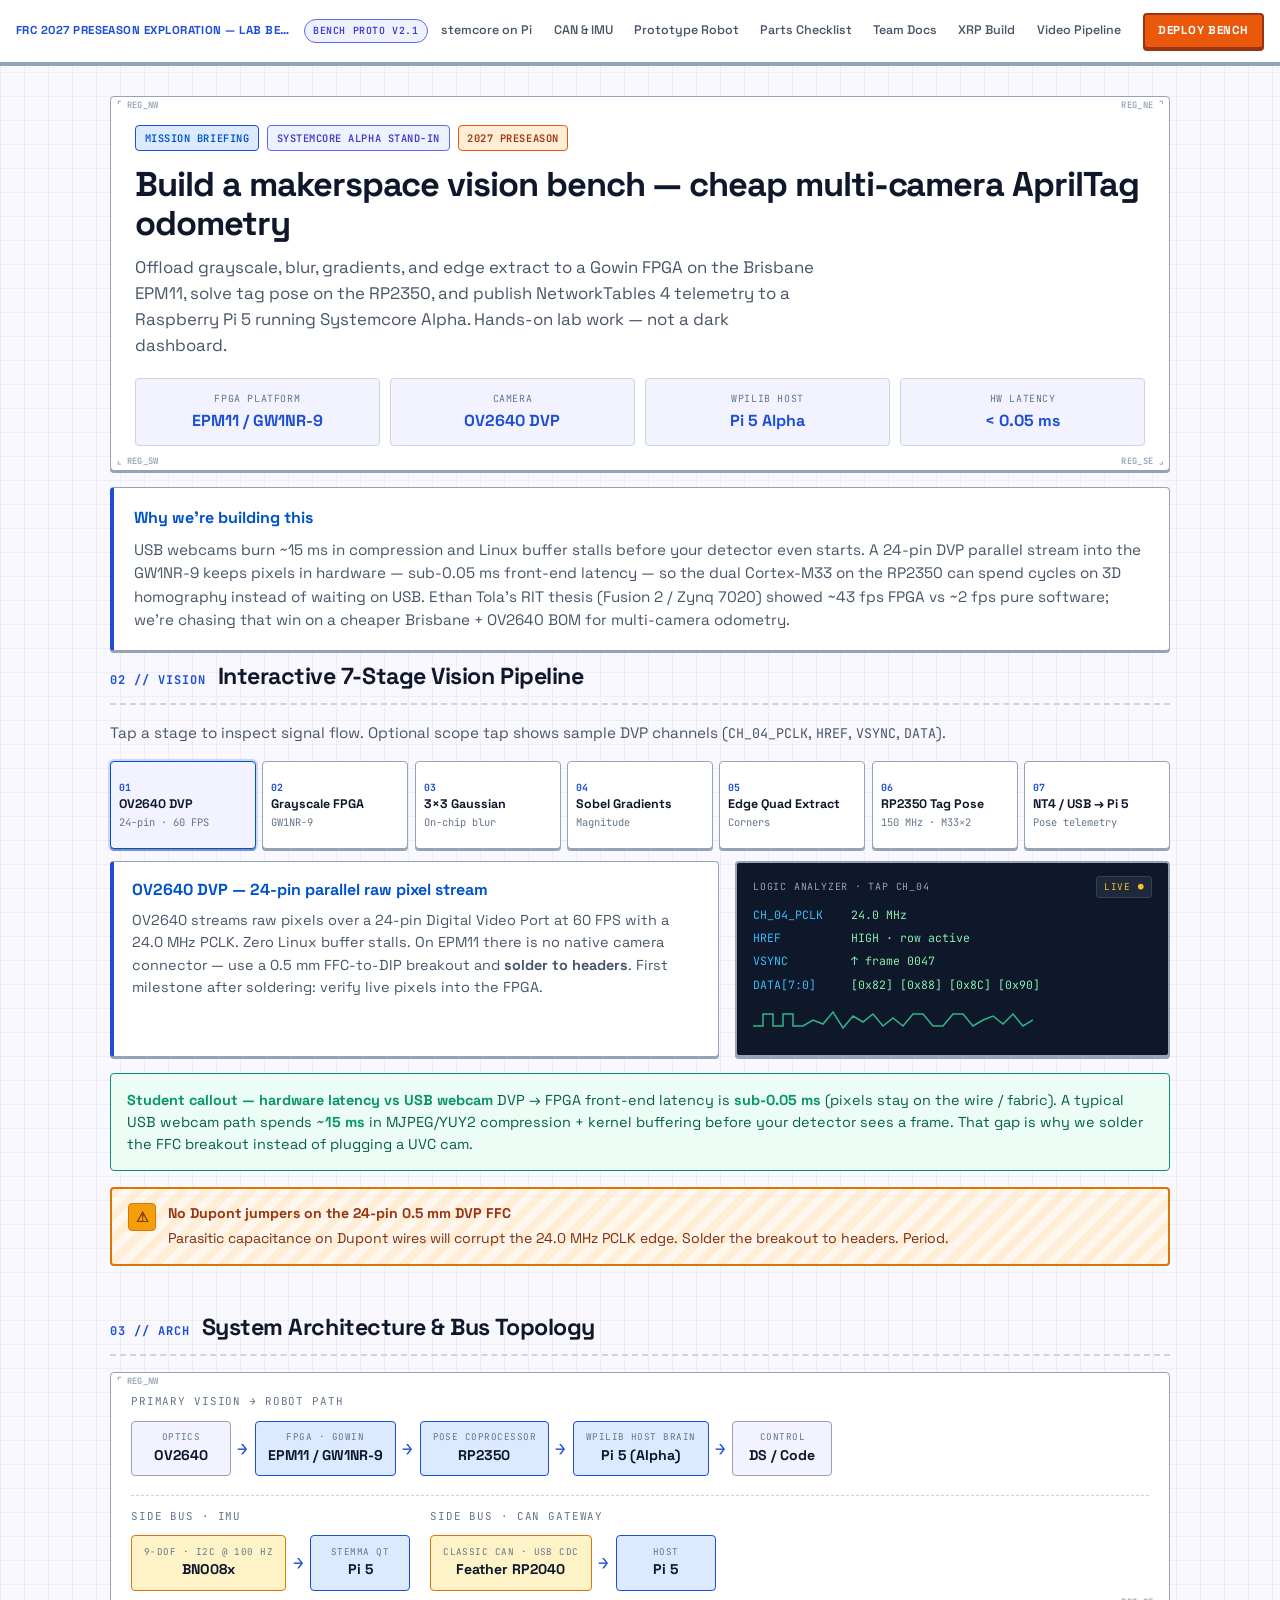
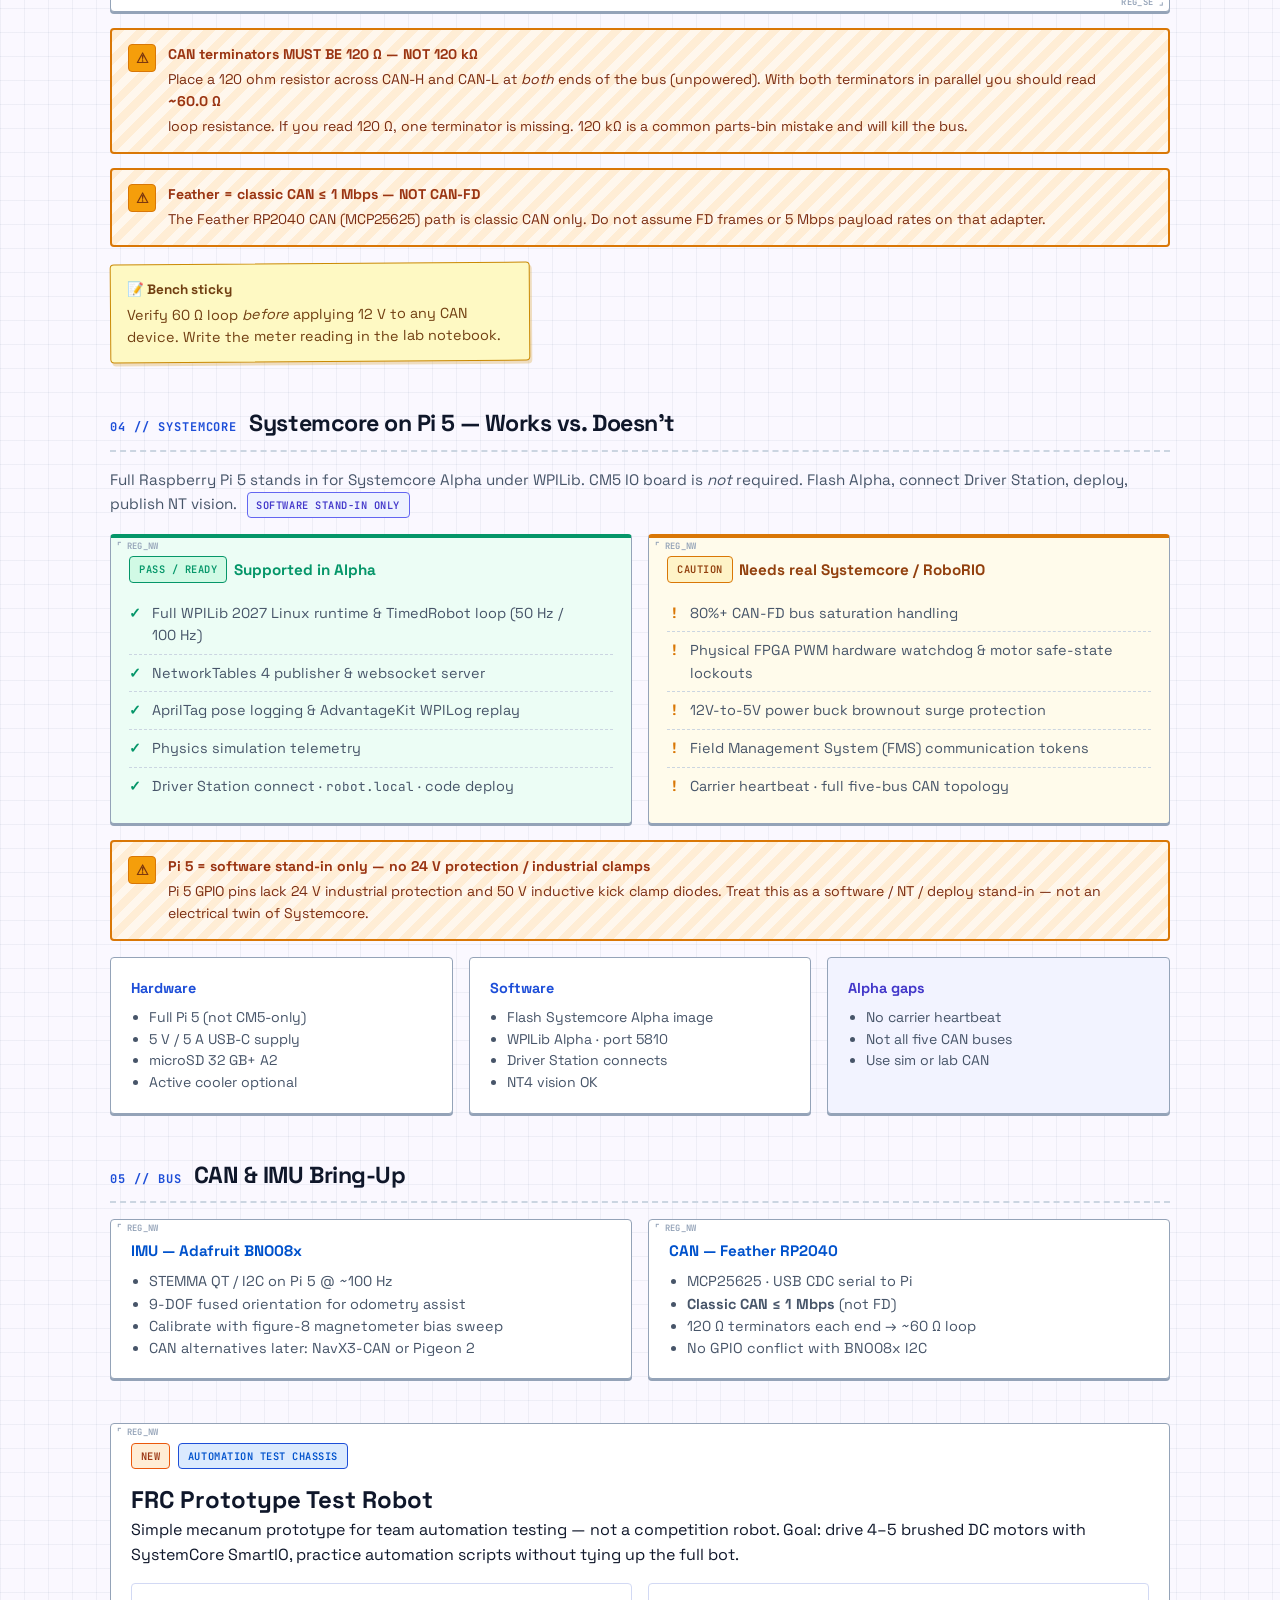
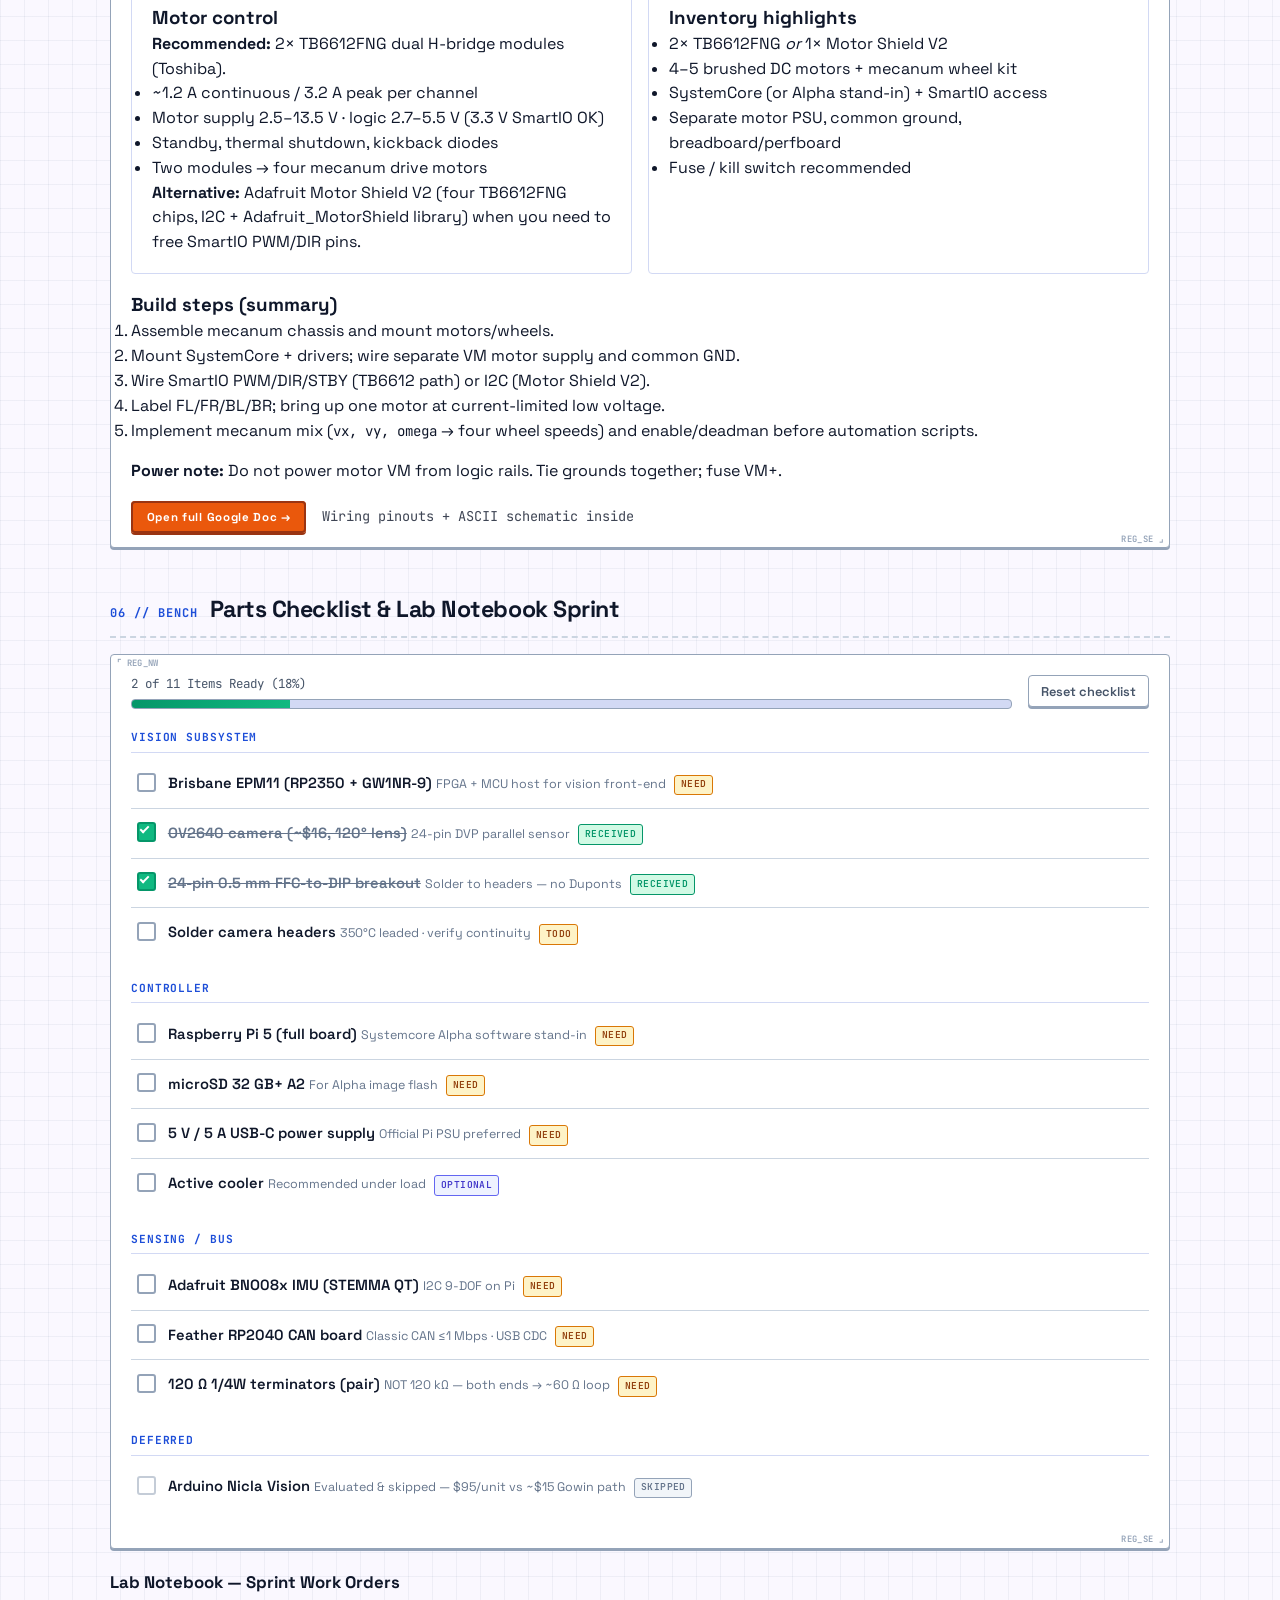
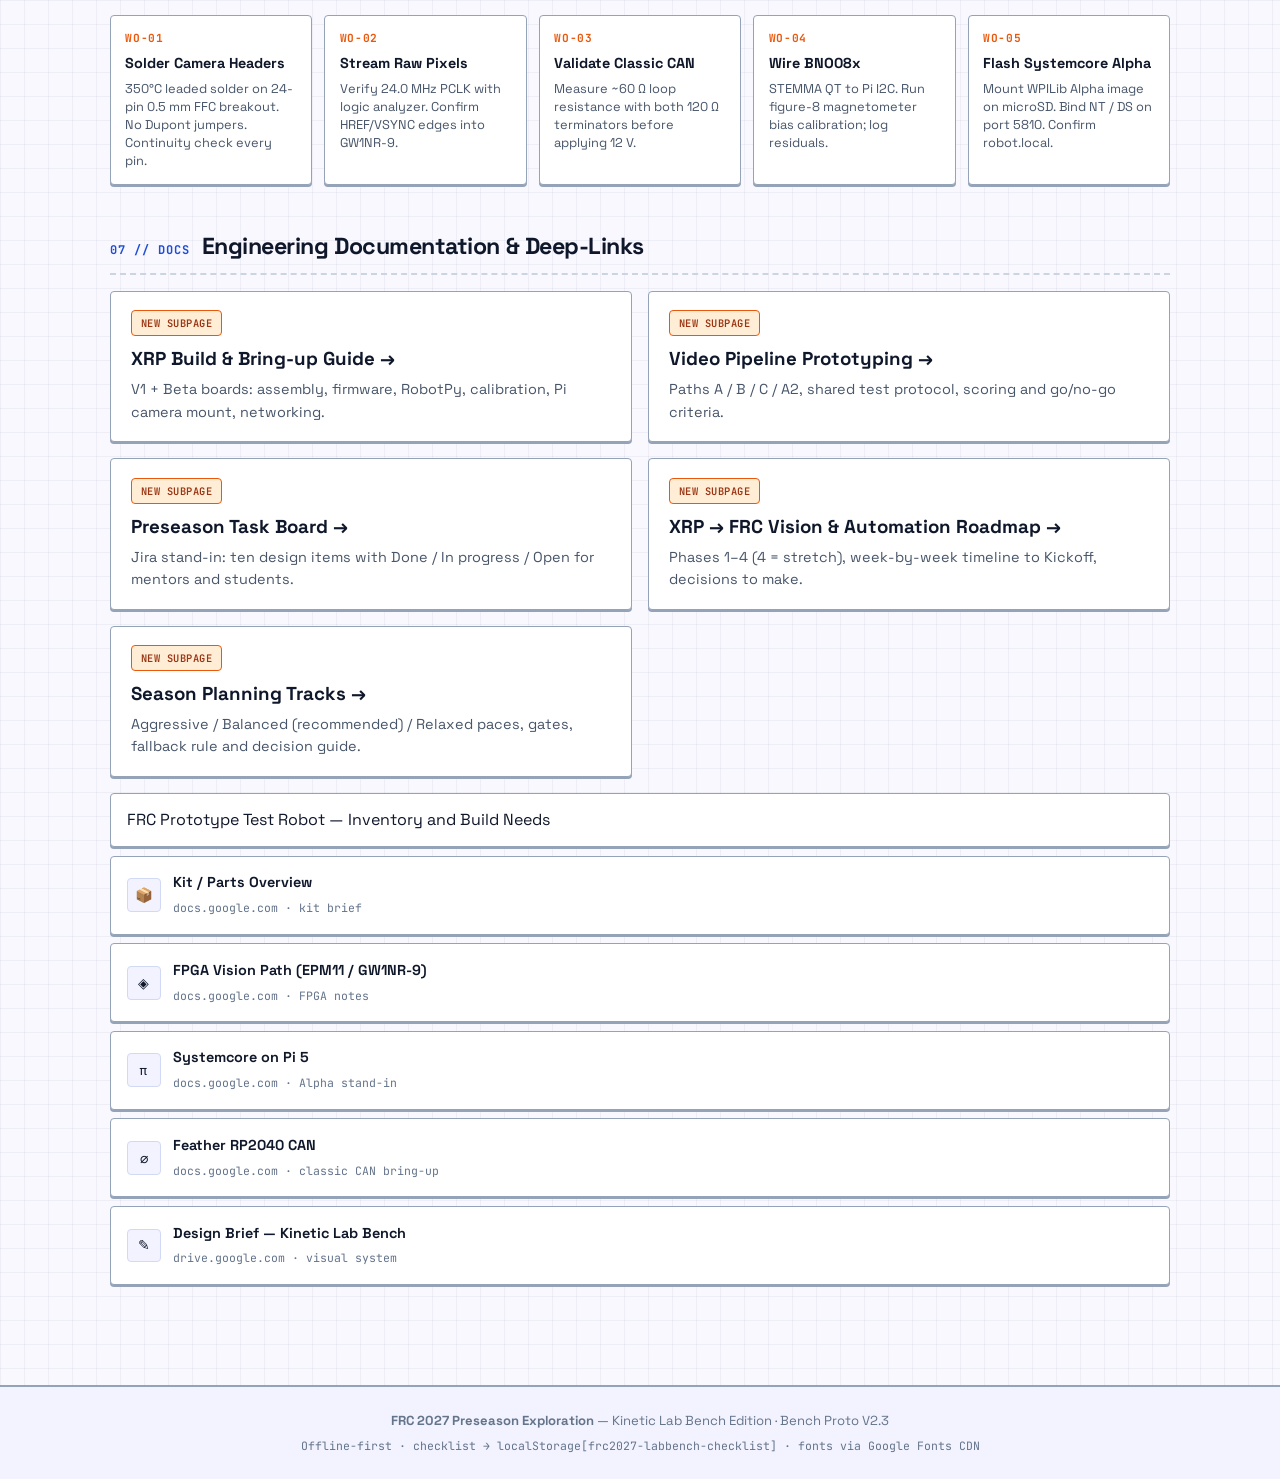
<file: docs/index.html>
<!DOCTYPE html>
<html lang="en">
<head>
  <meta charset="UTF-8" />
  <meta name="viewport" content="width=device-width, initial-scale=1" />
  <title>FRC 2027 Preseason Exploration — Lab Bench Edition</title>
  <link rel="preconnect" href="https://fonts.googleapis.com" />
  <link rel="preconnect" href="https://fonts.gstatic.com" crossorigin />
  <link href="https://fonts.googleapis.com/css2?family=JetBrains+Mono:wght@400;500;600;700&family=Space+Grotesk:wght@400;500;600;700&display=swap" rel="stylesheet" />
  <style>
    :root {
      --canvas: #faf8ff;
      --surface: #ffffff;
      --tint: #f2f3ff;
      --dim: #d2d9f4;
      --border: #94a3b8;
      --border-soft: #cbd5e1;
      --text: #0f172a;
      --text-muted: #475569;
      --text-dim: #64748b;
      --primary: #1d4ed8;
      --primary-active: #0052cc;
      --cta: #ea580c;
      --cta-hover: #c2410c;
      --caution: #f59e0b;
      --caution-dark: #d97706;
      --pass: #10b981;
      --pass-dark: #059669;
      --standin: #6366f1;
      --standin-dark: #4338ca;
      --radius: 4px;
      --shadow: 0 2px 0 0 #94a3b8;
      --nav-h: 64px;
      --font: "Space Grotesk", -apple-system, BlinkMacSystemFont, "Segoe UI", sans-serif;
      --mono: "JetBrains Mono", "Fira Code", "SF Mono", Consolas, monospace;
    }
    *, *::before, *::after { box-sizing: border-box; margin: 0; padding: 0; }
    html { scroll-behavior: smooth; scroll-padding-top: calc(var(--nav-h) + 20px); }
    body {
      font-family: var(--font);
      background-color: var(--canvas);
      background-image:
        linear-gradient(rgba(148, 163, 184, 0.12) 1px, transparent 1px),
        linear-gradient(90deg, rgba(148, 163, 184, 0.12) 1px, transparent 1px);
      background-size: 24px 24px;
      color: var(--text);
      line-height: 1.55;
      min-height: 100vh;
    }
    a { color: var(--primary); }
    a:hover { color: var(--primary-active); }
    code, .mono { font-family: var(--mono); font-size: 0.88em; }

    .topnav {
      position: sticky; top: 0; z-index: 200; height: var(--nav-h);
      background: rgba(255, 255, 255, 0.94); backdrop-filter: blur(10px);
      border-bottom: 2px solid var(--border); box-shadow: var(--shadow);
    }
    .topnav-inner {
      max-width: 1280px; margin: 0 auto; height: 100%; padding: 0 1rem;
      display: flex; align-items: center; gap: 0.75rem;
    }
    .nav-brand-wrap { display: flex; align-items: center; gap: 0.5rem; flex-shrink: 0; }
    .nav-brand {
      font-weight: 700; font-size: 0.72rem; letter-spacing: 0.04em; color: var(--primary);
      white-space: nowrap; max-width: 280px; overflow: hidden; text-overflow: ellipsis;
    }
    .pill {
      display: inline-flex; align-items: center; font-family: var(--mono); font-size: 0.62rem;
      font-weight: 600; letter-spacing: 0.06em; padding: 0.2rem 0.5rem; border-radius: 999px;
      border: 1.5px solid var(--standin); background: #eef2ff; color: var(--standin-dark); white-space: nowrap;
    }
    .nav-links {
      display: flex; list-style: none; gap: 0.1rem; flex: 1; justify-content: center;
      overflow-x: auto; scrollbar-width: none;
    }
    .nav-links::-webkit-scrollbar { display: none; }
    .nav-links a {
      display: block; padding: 0.4rem 0.55rem; font-size: 0.78rem; font-weight: 550;
      color: var(--text-muted); text-decoration: none; border-radius: var(--radius);
      white-space: nowrap; border: 1.5px solid transparent;
      transition: color 0.12s, background 0.12s, border-color 0.12s;
    }
    .nav-links a:hover { color: var(--primary); background: var(--tint); }
    .nav-links a.active { color: var(--primary-active); background: var(--tint); border-color: var(--dim); }
    .btn-deploy {
      flex-shrink: 0; background: var(--cta); color: #fff; border: 2px solid #9a3412;
      border-radius: var(--radius); box-shadow: 0 2px 0 0 #9a3412; padding: 0.45rem 0.85rem;
      font-family: var(--font); font-weight: 700; font-size: 0.72rem; letter-spacing: 0.06em;
      cursor: pointer; text-decoration: none; white-space: nowrap;
      transition: background 0.12s, transform 0.08s;
    }
    .btn-deploy:hover { background: var(--cta-hover); color: #fff; }
    .btn-deploy:active { transform: translateY(1px); box-shadow: 0 1px 0 0 #9a3412; }
    .nav-toggle {
      display: none; background: var(--tint); border: 1.5px solid var(--border);
      border-radius: var(--radius); padding: 0.4rem 0.65rem; font-family: var(--font);
      font-weight: 600; font-size: 0.8rem; cursor: pointer; color: var(--text); margin-left: auto;
    }
    .wrap { max-width: 1100px; margin: 0 auto; padding: 0 1.25rem 3.5rem; }
    section { margin-bottom: 2.75rem; scroll-margin-top: calc(var(--nav-h) + 20px); }
    .sec-label {
      display: flex; align-items: baseline; gap: 0.75rem; margin-bottom: 1rem;
      padding-bottom: 0.5rem; border-bottom: 2px dashed var(--border-soft);
    }
    .sec-num { font-family: var(--mono); font-size: 0.75rem; font-weight: 700; color: var(--primary); letter-spacing: 0.08em; }
    .sec-label h2 { font-size: 1.45rem; font-weight: 700; letter-spacing: -0.02em; color: var(--text); }
    .card {
      position: relative; background: var(--surface); border: 1.5px solid var(--border);
      border-radius: var(--radius); box-shadow: var(--shadow); padding: 1.15rem 1.25rem;
    }
    .card.tint { background: var(--tint); }
    .reg {
      position: absolute; font-family: var(--mono); font-size: 0.55rem; font-weight: 600;
      color: var(--border); letter-spacing: 0.04em; pointer-events: none; user-select: none; line-height: 1;
    }
    .reg-nw { top: 4px; left: 6px; } .reg-ne { top: 4px; right: 6px; }
    .reg-sw { bottom: 4px; left: 6px; } .reg-se { bottom: 4px; right: 6px; }
    .grid-2 { display: grid; grid-template-columns: 1fr 1fr; gap: 1rem; }
    .grid-3 { display: grid; grid-template-columns: 1fr 1fr 1fr; gap: 1rem; }

    .hero { padding: 2rem 0 0.5rem; }
    .hero-card { padding: 1.75rem 1.5rem 1.5rem; margin-bottom: 1rem; }
    .hero-badge-row { display: flex; flex-wrap: wrap; gap: 0.5rem; margin-bottom: 0.85rem; }
    .badge {
      display: inline-flex; align-items: center; font-family: var(--mono); font-size: 0.65rem;
      font-weight: 600; letter-spacing: 0.05em; padding: 0.25rem 0.55rem; border-radius: var(--radius); border: 1.5px solid;
    }
    .badge-blue { background: #dbeafe; border-color: var(--primary); color: var(--primary-active); }
    .badge-orange { background: #ffedd5; border-color: var(--cta); color: #9a3412; }
    .badge-pass { background: #d1fae5; border-color: var(--pass-dark); color: var(--pass-dark); }
    .badge-standin { background: #eef2ff; border-color: var(--standin); color: var(--standin-dark); }
    .badge-caution { background: #fef3c7; border-color: var(--caution-dark); color: #92400e; }
    .hero h1 {
      font-size: clamp(1.6rem, 4vw, 2.15rem); font-weight: 700; letter-spacing: -0.03em;
      line-height: 1.15; margin-bottom: 0.65rem; color: var(--text);
    }
    .hero-lead { font-size: 1.05rem; color: var(--text-muted); max-width: 62ch; margin-bottom: 1.25rem; }
    .stat-row { display: grid; grid-template-columns: repeat(4, 1fr); gap: 0.65rem; margin-top: 1rem; }
    .stat {
      background: var(--tint); border: 1.5px solid var(--border-soft); border-radius: var(--radius);
      padding: 0.7rem 0.75rem; text-align: center;
    }
    .stat .label { font-family: var(--mono); font-size: 0.62rem; text-transform: uppercase; letter-spacing: 0.06em; color: var(--text-dim); margin-bottom: 0.2rem; }
    .stat .value { font-weight: 700; font-size: 1rem; color: var(--primary); }
    .why-card { border-left: 4px solid var(--primary); background: var(--surface); padding: 1.15rem 1.25rem; }
    .why-card h3 { font-size: 1rem; margin-bottom: 0.4rem; color: var(--primary-active); }
    .why-card p { color: var(--text-muted); font-size: 0.95rem; }
    .sticky {
      background: #fef9c3; border: 1.5px solid #ca8a04; border-radius: var(--radius);
      box-shadow: 2px 3px 0 0 rgba(202, 138, 4, 0.25); padding: 0.85rem 1rem;
      font-size: 0.9rem; color: #713f12; position: relative; transform: rotate(-0.4deg);
    }
    .sticky strong { display: block; margin-bottom: 0.25rem; font-size: 0.85rem; }
    .hazard {
      background: repeating-linear-gradient(-45deg, #fff7ed, #fff7ed 8px, #ffedd5 8px, #ffedd5 16px);
      border: 2px solid var(--caution-dark); border-radius: var(--radius);
      padding: 0.9rem 1rem; display: flex; gap: 0.75rem; align-items: flex-start; margin: 0.85rem 0;
    }
    .hazard .hz-icon {
      flex-shrink: 0; width: 1.75rem; height: 1.75rem; background: var(--caution);
      border: 1.5px solid var(--caution-dark); border-radius: var(--radius);
      display: flex; align-items: center; justify-content: center; font-weight: 800; font-size: 0.85rem; color: #78350f;
    }
    .hazard .hz-body strong { display: block; font-size: 0.88rem; color: #9a3412; margin-bottom: 0.2rem; }
    .hazard .hz-body p { font-size: 0.88rem; color: #7c2d12; margin: 0; }
    .callout-info {
      background: #eff6ff; border: 1.5px solid var(--primary); border-radius: var(--radius);
      padding: 0.9rem 1rem; margin: 0.85rem 0; font-size: 0.9rem; color: var(--text-muted);
    }
    .callout-info strong { color: var(--primary-active); display: block; margin-bottom: 0.2rem; }

    .pipeline { display: grid; grid-template-columns: repeat(7, 1fr); gap: 0.4rem; margin: 1rem 0 0.75rem; }
    .pipe-stage {
      background: var(--surface); border: 1.5px solid var(--border); border-radius: var(--radius);
      box-shadow: var(--shadow); padding: 0.7rem 0.5rem; cursor: pointer; text-align: left;
      font-family: inherit; color: inherit; transition: border-color 0.12s, background 0.12s, transform 0.08s;
      min-height: 88px;
    }
    .pipe-stage:hover { border-color: var(--primary); transform: translateY(-1px); }
    .pipe-stage:focus-visible { outline: 2px solid var(--primary); outline-offset: 2px; }
    .pipe-stage.active {
      background: var(--tint); border-color: var(--primary-active);
      box-shadow: 0 0 0 2px rgba(29, 78, 216, 0.2), var(--shadow);
    }
    .pipe-stage .stage-num { font-family: var(--mono); font-size: 0.62rem; font-weight: 700; color: var(--primary); margin-bottom: 0.2rem; }
    .pipe-stage .stage-name { font-weight: 700; font-size: 0.78rem; color: var(--text); line-height: 1.2; margin-bottom: 0.15rem; }
    .pipe-stage .stage-where { font-size: 0.65rem; color: var(--text-dim); font-family: var(--mono); }
    .pipe-panel { display: grid; grid-template-columns: 1.4fr 1fr; gap: 1rem; margin-top: 0.75rem; }
    .pipe-detail {
      background: var(--surface); border: 1.5px solid var(--border); border-left: 4px solid var(--primary);
      border-radius: var(--radius); box-shadow: var(--shadow); padding: 1rem 1.15rem; min-height: 140px;
    }
    .pipe-detail h4 { font-size: 1rem; color: var(--primary-active); margin-bottom: 0.4rem; }
    .pipe-detail p { font-size: 0.9rem; color: var(--text-muted); }
    .scope {
      background: #0f172a; border: 2px solid var(--border); border-radius: var(--radius);
      box-shadow: var(--shadow); padding: 0.85rem 1rem; font-family: var(--mono);
      color: #86efac; min-height: 140px; cursor: pointer; position: relative; overflow: hidden;
    }
    .scope:focus-visible { outline: 2px solid var(--pass); outline-offset: 2px; }
    .scope-label {
      font-size: 0.62rem; color: #94a3b8; letter-spacing: 0.08em; margin-bottom: 0.5rem;
      display: flex; justify-content: space-between; align-items: center;
    }
    .scope-tap { font-size: 0.58rem; background: #1e293b; border: 1px solid #334155; color: #fbbf24; padding: 0.15rem 0.4rem; border-radius: 3px; }
    .scope-ch { display: grid; grid-template-columns: 90px 1fr; gap: 0.35rem 0.5rem; font-size: 0.72rem; align-items: center; margin-bottom: 0.35rem; }
    .scope-ch .ch-name { color: #38bdf8; }
    .scope-ch .ch-val { color: #86efac; }
    .scope-wave { height: 28px; margin-top: 0.4rem; opacity: 0.85; }
    .scope.paused .scope-tap { color: #f87171; }
    .latency-callout {
      margin-top: 1rem; background: #ecfdf5; border: 1.5px solid var(--pass-dark);
      border-radius: var(--radius); padding: 0.9rem 1rem; font-size: 0.9rem; color: #065f46;
    }
    .latency-callout strong { color: var(--pass-dark); }
    .arch { padding: 1.25rem; margin-bottom: 1rem; }
    .arch-label { font-family: var(--mono); font-size: 0.68rem; text-transform: uppercase; letter-spacing: 0.08em; color: var(--text-dim); margin-bottom: 0.65rem; }
    .arch-flow { display: flex; flex-wrap: wrap; align-items: center; gap: 0.4rem; margin-bottom: 1.15rem; }
    .arch-node {
      background: var(--tint); border: 1.5px solid var(--border); border-radius: var(--radius);
      padding: 0.55rem 0.75rem; min-width: 100px; text-align: center;
    }
    .arch-node.primary { background: #dbeafe; border-color: var(--primary); }
    .arch-node.side { background: #fef3c7; border-color: var(--caution-dark); }
    .arch-node .role { font-family: var(--mono); font-size: 0.58rem; text-transform: uppercase; letter-spacing: 0.05em; color: var(--text-dim); }
    .arch-node .name { font-weight: 700; font-size: 0.88rem; color: var(--text); }
    .arch-arrow { font-family: var(--mono); color: var(--primary); font-weight: 700; font-size: 1.1rem; }
    .arch-side { display: flex; flex-wrap: wrap; gap: 1.25rem; padding-top: 0.75rem; border-top: 1.5px dashed var(--border-soft); }
    .arch-side-path { display: flex; align-items: center; gap: 0.4rem; }

    .matrix { display: grid; grid-template-columns: 1fr 1fr; gap: 1rem; }
    .matrix-col { padding: 1.15rem; }
    .matrix-col.works { border-top: 4px solid var(--pass-dark); background: #ecfdf5; }
    .matrix-col.doesnt { border-top: 4px solid var(--caution-dark); background: #fffbeb; }
    .matrix-col h3 { font-size: 0.95rem; margin-bottom: 0.75rem; display: flex; align-items: center; gap: 0.4rem; flex-wrap: wrap; }
    .matrix-col.works h3 { color: var(--pass-dark); }
    .matrix-col.doesnt h3 { color: #92400e; }
    .matrix-col ul { list-style: none; margin: 0; padding: 0; }
    .matrix-col li {
      position: relative; padding: 0.45rem 0 0.45rem 1.4rem; font-size: 0.9rem;
      color: var(--text-muted); border-bottom: 1px dashed var(--border-soft);
    }
    .matrix-col li:last-child { border-bottom: none; }
    .matrix-col.works li::before { content: "\2713"; position: absolute; left: 0; color: var(--pass-dark); font-weight: 700; }
    .matrix-col.doesnt li::before { content: "!"; position: absolute; left: 0.15rem; color: var(--caution-dark); font-weight: 800; font-family: var(--mono); }
    .checklist-bar {
      display: flex; align-items: center; justify-content: space-between; gap: 1rem;
      flex-wrap: wrap; margin-bottom: 1rem;
    }
    .progress-wrap { flex: 1; min-width: 180px; }
    .progress-label { font-family: var(--mono); font-size: 0.78rem; color: var(--text-muted); margin-bottom: 0.35rem; }
    .progress-track {
      height: 10px; background: var(--dim); border: 1.5px solid var(--border);
      border-radius: var(--radius); overflow: hidden;
    }
    .progress-fill {
      height: 100%; background: linear-gradient(90deg, var(--pass-dark), var(--pass));
      width: 0%; transition: width 0.25s ease;
    }
    .btn-reset {
      background: var(--surface); border: 1.5px solid var(--border); border-radius: var(--radius);
      box-shadow: var(--shadow); color: var(--text-muted); padding: 0.4rem 0.75rem;
      font-family: var(--font); font-size: 0.8rem; font-weight: 600; cursor: pointer;
    }
    .btn-reset:hover { border-color: #dc2626; color: #dc2626; }
    .check-cat { margin-bottom: 1.15rem; }
    .check-cat-title {
      font-family: var(--mono); font-size: 0.7rem; font-weight: 700; letter-spacing: 0.08em;
      text-transform: uppercase; color: var(--primary); margin-bottom: 0.4rem;
      padding: 0.3rem 0; border-bottom: 1.5px solid var(--dim);
    }
    .checklist { list-style: none; margin: 0; padding: 0; }
    .checklist li { border-bottom: 1px solid var(--border-soft); }
    .checklist li:last-child { border-bottom: none; }
    .check-item {
      display: flex; align-items: flex-start; gap: 0.75rem; padding: 0.75rem 0.35rem;
      cursor: pointer; border-radius: var(--radius); transition: background 0.1s; min-height: 44px;
    }
    .check-item:hover { background: var(--tint); }
    .check-item input {
      appearance: none; -webkit-appearance: none; width: 1.2rem; height: 1.2rem; margin-top: 0.1rem;
      flex-shrink: 0; border: 2px solid var(--border); border-radius: 3px; background: var(--surface);
      cursor: pointer; position: relative; transition: background 0.12s, border-color 0.12s;
    }
    .check-item input:checked { background: var(--pass); border-color: var(--pass-dark); }
    .check-item input:checked::after {
      content: ""; position: absolute; left: 3px; top: 0px; width: 5px; height: 9px;
      border: solid #fff; border-width: 0 2px 2px 0; transform: rotate(45deg);
    }
    .check-item input:focus-visible { outline: 2px solid var(--primary); outline-offset: 2px; }
    .check-item input:disabled { opacity: 0.55; cursor: not-allowed; }
    .check-body { flex: 1; }
    .item-title { font-weight: 600; font-size: 0.92rem; color: var(--text); }
    .check-item:has(input:checked) .item-title { text-decoration: line-through; color: var(--text-dim); }
    .item-meta { font-size: 0.78rem; color: var(--text-dim); margin-top: 0.15rem; }
    .check-status {
      display: inline-block; font-family: var(--mono); font-size: 0.6rem; font-weight: 600;
      letter-spacing: 0.04em; padding: 0.12rem 0.35rem; border-radius: 3px; margin-left: 0.35rem;
      vertical-align: middle; border: 1px solid;
    }
    .status-ordered { background: #d1fae5; border-color: var(--pass-dark); color: var(--pass-dark); }
    .status-need { background: #fef3c7; border-color: var(--caution-dark); color: #92400e; }
    .status-skip { background: #f1f5f9; border-color: var(--border); color: var(--text-dim); }
    .status-opt { background: #eef2ff; border-color: var(--standin); color: var(--standin-dark); }
    .work-orders {
      display: grid; grid-template-columns: repeat(auto-fill, minmax(200px, 1fr));
      gap: 0.75rem; margin-top: 1.25rem;
    }
    .wo-card {
      background: var(--surface); border: 1.5px solid var(--border); border-radius: var(--radius);
      box-shadow: var(--shadow); padding: 0.9rem; position: relative;
    }
    .wo-num { font-family: var(--mono); font-size: 0.7rem; font-weight: 700; color: var(--cta); letter-spacing: 0.06em; margin-bottom: 0.3rem; }
    .wo-title { font-weight: 700; font-size: 0.9rem; margin-bottom: 0.35rem; color: var(--text); }
    .wo-desc { font-size: 0.8rem; color: var(--text-muted); line-height: 1.4; }
    .doc-list { list-style: none; display: grid; gap: 0.55rem; margin: 0; padding: 0; }
    .doc-list a {
      display: flex; align-items: center; gap: 0.75rem; padding: 0.85rem 1rem;
      background: var(--surface); border: 1.5px solid var(--border); border-radius: var(--radius);
      box-shadow: var(--shadow); text-decoration: none; color: var(--text);
      transition: border-color 0.12s, background 0.12s;
    }
    .doc-list a:hover { border-color: var(--primary); background: var(--tint); color: var(--text); }
    .doc-icon {
      width: 2.1rem; height: 2.1rem; background: var(--tint); border: 1.5px solid var(--dim);
      border-radius: var(--radius); display: flex; align-items: center; justify-content: center;
      font-size: 0.9rem; flex-shrink: 0;
    }
    .doc-title { font-weight: 650; font-size: 0.9rem; }
    .doc-hint { font-size: 0.72rem; color: var(--text-dim); font-family: var(--mono); }
    footer {
      border-top: 2px solid var(--border); background: var(--tint); padding: 1.5rem 1.25rem;
      text-align: center; color: var(--text-dim); font-size: 0.82rem;
    }
    footer .mono { font-size: 0.72rem; }
    @media (max-width: 960px) {
      .pipeline { grid-template-columns: repeat(4, 1fr); }
      .stat-row { grid-template-columns: repeat(2, 1fr); }
      .pipe-panel { grid-template-columns: 1fr; }
      .nav-brand { max-width: 160px; font-size: 0.65rem; }
    }
    @media (max-width: 800px) {
      .grid-2, .grid-3, .matrix { grid-template-columns: 1fr; }
      .pipeline { grid-template-columns: 1fr; }
      .pipe-stage {
        min-height: 64px; display: grid; grid-template-columns: auto 1fr auto;
        gap: 0.5rem; align-items: center; padding: 0.85rem 1rem;
      }
      .pipe-stage .stage-num { margin: 0; }
      .pipe-stage .stage-where { text-align: right; }
      .nav-toggle { display: block; }
      .btn-deploy { display: none; }
      .nav-links {
        display: none; position: absolute; top: var(--nav-h); left: 0; right: 0;
        flex-direction: column; background: #fff; border-bottom: 2px solid var(--border);
        padding: 0.5rem; gap: 0.15rem; box-shadow: var(--shadow); justify-content: flex-start;
      }
      .nav-links.open { display: flex; }
      .topnav-inner { position: relative; overflow: visible; }
      .nav-brand-wrap { flex: 1; min-width: 0; }
      .arch-flow { flex-direction: column; align-items: stretch; }
      .arch-arrow { transform: rotate(90deg); text-align: center; }
      .arch-side { flex-direction: column; }
    }
    @media (max-width: 480px) {
      .stat-row { grid-template-columns: 1fr 1fr; }
      .hero h1 { font-size: 1.45rem; }
    }
    @media (prefers-reduced-motion: reduce) {
      html { scroll-behavior: auto; }
      .pipe-stage, .progress-fill, .btn-deploy { transition: none; }
    }
  </style>
</head>
<body>

  <nav class="topnav" aria-label="Lab bench navigation">
    <div class="topnav-inner">
      <div class="nav-brand-wrap">
        <span class="nav-brand">FRC 2027 PRESEASON EXPLORATION — LAB BENCH EDITION</span>
        <span class="pill">BENCH PROTO V2.1</span>
      </div>
      <button class="nav-toggle" id="navToggle" type="button" aria-expanded="false" aria-controls="navLinks">Menu</button>
      <ul class="nav-links" id="navLinks">
        <li><a href="#overview">Overview</a></li>
        <li><a href="#vision">Vision Pipeline</a></li>
        <li><a href="#systemcore">Systemcore on Pi</a></li>
        <li><a href="#can-imu">CAN &amp; IMU</a></li>
        <li><a href="#prototype-robot">Prototype Robot</a></li>
        <li><a href="#parts">Parts Checklist</a></li>
        <li><a href="#sources">Team Docs</a></li>
        <li><a href="xrp.html">XRP Build</a></li>
        <li><a href="vision.html">Video Pipeline</a></li>
        <li><a href="roadmap.html">Roadmap</a></li>
        <li><a href="tasks.html">Tasks</a></li>
        <li><a href="planning.html">Planning</a></li>
      </ul>
      <a class="btn-deploy" href="#parts" id="deployBench">DEPLOY BENCH</a>
    </div>
  </nav>

  <div class="wrap">

    <header class="hero" id="overview">
      <div class="card hero-card">
        <span class="reg reg-nw">⌜ REG_NW</span>
        <span class="reg reg-ne">REG_NE ⌝</span>
        <span class="reg reg-sw">⌞ REG_SW</span>
        <span class="reg reg-se">REG_SE ⌟</span>
        <div class="hero-badge-row">
          <span class="badge badge-blue">MISSION BRIEFING</span>
          <span class="badge badge-standin">SYSTEMCORE ALPHA STAND-IN</span>
          <span class="badge badge-orange">2027 PRESEASON</span>
        </div>
        <h1>Build a makerspace vision bench — cheap multi-camera AprilTag odometry</h1>
        <p class="hero-lead">
          Offload grayscale, blur, gradients, and edge extract to a Gowin FPGA on the Brisbane EPM11,
          solve tag pose on the RP2350, and publish NetworkTables 4 telemetry to a Raspberry Pi&nbsp;5
          running Systemcore Alpha. Hands-on lab work — not a dark dashboard.
        </p>
        <div class="stat-row">
          <div class="stat"><div class="label">FPGA platform</div><div class="value">EPM11 / GW1NR-9</div></div>
          <div class="stat"><div class="label">Camera</div><div class="value">OV2640 DVP</div></div>
          <div class="stat"><div class="label">WPILib host</div><div class="value">Pi 5 Alpha</div></div>
          <div class="stat"><div class="label">HW latency</div><div class="value">&lt; 0.05 ms</div></div>
        </div>
      </div>
      <div class="why-card card" style="box-shadow: var(--shadow);">
        <h3>Why we're building this</h3>
        <p>
          USB webcams burn ~15&nbsp;ms in compression and Linux buffer stalls before your detector even starts.
          A 24-pin DVP parallel stream into the GW1NR-9 keeps pixels in hardware — sub-0.05&nbsp;ms front-end latency —
          so the dual Cortex-M33 on the RP2350 can spend cycles on 3D homography instead of waiting on USB.
          Ethan Tola’s RIT thesis (Fusion&nbsp;2 / Zynq&nbsp;7020) showed ~43&nbsp;fps FPGA vs ~2&nbsp;fps pure software;
          we’re chasing that win on a cheaper Brisbane + OV2640 BOM for multi-camera odometry.
        </p>
      </div>
    </header>

    <section id="vision" aria-labelledby="vision-h">
      <div class="sec-label">
        <span class="sec-num">02 // VISION</span>
        <h2 id="vision-h">Interactive 7-Stage Vision Pipeline</h2>
      </div>
      <p style="color: var(--text-muted); margin-bottom: 0.5rem; font-size: 0.95rem;">
        Tap a stage to inspect signal flow. Optional scope tap shows sample DVP channels
        (<code>CH_04_PCLK</code>, <code>HREF</code>, <code>VSYNC</code>, <code>DATA</code>).
      </p>
      <div class="pipeline" id="pipeline" role="tablist" aria-label="Vision pipeline stages">
        <button type="button" class="pipe-stage active" role="tab" aria-selected="true" data-stage="0" id="stage-btn-0" tabindex="0">
          <div class="stage-num">01</div><div class="stage-name">OV2640 DVP</div><div class="stage-where">24-pin · 60 FPS</div>
        </button>
        <button type="button" class="pipe-stage" role="tab" aria-selected="false" data-stage="1" id="stage-btn-1" tabindex="-1">
          <div class="stage-num">02</div><div class="stage-name">Grayscale FPGA</div><div class="stage-where">GW1NR-9</div>
        </button>
        <button type="button" class="pipe-stage" role="tab" aria-selected="false" data-stage="2" id="stage-btn-2" tabindex="-1">
          <div class="stage-num">03</div><div class="stage-name">3×3 Gaussian</div><div class="stage-where">On-chip blur</div>
        </button>
        <button type="button" class="pipe-stage" role="tab" aria-selected="false" data-stage="3" id="stage-btn-3" tabindex="-1">
          <div class="stage-num">04</div><div class="stage-name">Sobel Gradients</div><div class="stage-where">Magnitude</div>
        </button>
        <button type="button" class="pipe-stage" role="tab" aria-selected="false" data-stage="4" id="stage-btn-4" tabindex="-1">
          <div class="stage-num">05</div><div class="stage-name">Edge Quad Extract</div><div class="stage-where">Corners</div>
        </button>
        <button type="button" class="pipe-stage" role="tab" aria-selected="false" data-stage="5" id="stage-btn-5" tabindex="-1">
          <div class="stage-num">06</div><div class="stage-name">RP2350 Tag Pose</div><div class="stage-where">150 MHz · M33×2</div>
        </button>
        <button type="button" class="pipe-stage" role="tab" aria-selected="false" data-stage="6" id="stage-btn-6" tabindex="-1">
          <div class="stage-num">07</div><div class="stage-name">NT4 / USB → Pi 5</div><div class="stage-where">Pose telemetry</div>
        </button>
      </div>
      <div class="pipe-panel">
        <div class="pipe-detail" id="pipeDetail" role="tabpanel" aria-labelledby="stage-btn-0">
          <h4>OV2640 DVP — 24-pin parallel raw pixel stream</h4>
          <p>
            OV2640 streams raw pixels over a 24-pin Digital Video Port at 60&nbsp;FPS with a 24.0&nbsp;MHz PCLK.
            Zero Linux buffer stalls. On EPM11 there is no native camera connector — use a 0.5&nbsp;mm FFC-to-DIP
            breakout and <strong>solder to headers</strong>. First milestone after soldering: verify live pixels into the FPGA.
          </p>
        </div>
        <div class="scope" id="scopeTap" role="button" tabindex="0" aria-pressed="false"
             aria-label="Logic analyzer scope tap — click to pause or resume sample values"
             title="Tap to pause/resume sample values">
          <div class="scope-label">
            <span>LOGIC ANALYZER · TAP CH_04</span>
            <span class="scope-tap" id="scopeTapLabel">LIVE ●</span>
          </div>
          <div class="scope-ch"><span class="ch-name">CH_04_PCLK</span><span class="ch-val" id="chPclk">24.0 MHz</span></div>
          <div class="scope-ch"><span class="ch-name">HREF</span><span class="ch-val" id="chHref">HIGH · row active</span></div>
          <div class="scope-ch"><span class="ch-name">VSYNC</span><span class="ch-val" id="chVsync">↑ frame 0042</span></div>
          <div class="scope-ch"><span class="ch-name">DATA[7:0]</span><span class="ch-val" id="chData">[0x82] [0x88] [0x8C] [0x90]</span></div>
          <svg class="scope-wave" viewBox="0 0 280 28" preserveAspectRatio="none" aria-hidden="true">
            <polyline id="scopePoly" fill="none" stroke="#34d399" stroke-width="1.5"
              points="0,20 10,20 10,8 20,8 20,20 30,20 30,8 40,8 40,20 50,20 60,14 70,18 80,6 90,22 100,10 110,16 120,8 130,20 140,12 150,20 160,8 170,8 180,20 190,20 200,8 210,8 220,20 230,14 240,10 250,18 260,8 270,20 280,14" />
          </svg>
        </div>
      </div>
      <div class="latency-callout">
        <strong>Student callout — hardware latency vs USB webcam</strong>
        DVP → FPGA front-end latency is <strong>sub-0.05&nbsp;ms</strong> (pixels stay on the wire / fabric).
        A typical USB webcam path spends ~<strong>15&nbsp;ms</strong> in MJPEG/YUY2 compression + kernel buffering
        before your detector sees a frame. That gap is why we solder the FFC breakout instead of plugging a UVC cam.
      </div>
      <div class="hazard" style="margin-top: 1rem;">
        <div class="hz-icon" aria-hidden="true">⚠</div>
        <div class="hz-body">
          <strong>No Dupont jumpers on the 24-pin 0.5&nbsp;mm DVP FFC</strong>
          <p>Parasitic capacitance on Dupont wires will corrupt the 24.0&nbsp;MHz PCLK edge. Solder the breakout to headers. Period.</p>
        </div>
      </div>
    </section>

    <section id="architecture" aria-labelledby="arch-h">
      <div class="sec-label">
        <span class="sec-num">03 // ARCH</span>
        <h2 id="arch-h">System Architecture &amp; Bus Topology</h2>
      </div>
      <div class="card arch">
        <span class="reg reg-nw">⌜ REG_NW</span>
        <span class="reg reg-se">REG_SE ⌟</span>
        <div class="arch-label">Primary vision → robot path</div>
        <div class="arch-flow" role="img" aria-label="Architecture: OV2640 Optics to Brisbane EPM11 Gowin FPGA to RP2350 Pose Coprocessor to Raspberry Pi 5 WPILib Host Brain">
          <div class="arch-node"><div class="role">Optics</div><div class="name">OV2640</div></div>
          <span class="arch-arrow" aria-hidden="true">→</span>
          <div class="arch-node primary"><div class="role">FPGA · Gowin</div><div class="name">EPM11 / GW1NR-9</div></div>
          <span class="arch-arrow" aria-hidden="true">→</span>
          <div class="arch-node primary"><div class="role">Pose coprocessor</div><div class="name">RP2350</div></div>
          <span class="arch-arrow" aria-hidden="true">→</span>
          <div class="arch-node primary"><div class="role">WPILib host brain</div><div class="name">Pi 5 (Alpha)</div></div>
          <span class="arch-arrow" aria-hidden="true">→</span>
          <div class="arch-node"><div class="role">Control</div><div class="name">DS / Code</div></div>
        </div>
        <div class="arch-side">
          <div>
            <div class="arch-label">Side bus · IMU</div>
            <div class="arch-side-path">
              <div class="arch-node side"><div class="role">9-DOF · I2C @ 100 Hz</div><div class="name">BNO08x</div></div>
              <span class="arch-arrow" aria-hidden="true">→</span>
              <div class="arch-node primary"><div class="role">STEMMA QT</div><div class="name">Pi 5</div></div>
            </div>
          </div>
          <div>
            <div class="arch-label">Side bus · CAN gateway</div>
            <div class="arch-side-path">
              <div class="arch-node side"><div class="role">Classic CAN · USB CDC</div><div class="name">Feather RP2040</div></div>
              <span class="arch-arrow" aria-hidden="true">→</span>
              <div class="arch-node primary"><div class="role">Host</div><div class="name">Pi 5</div></div>
            </div>
          </div>
        </div>
      </div>
      <div class="hazard">
        <div class="hz-icon" aria-hidden="true">⚠</div>
        <div class="hz-body">
          <strong>CAN terminators MUST BE 120&nbsp;Ω — NOT 120&nbsp;kΩ</strong>
          <p>
            Place a 120&nbsp;ohm resistor across CAN-H and CAN-L at <em>both</em> ends of the bus (unpowered).
            With both terminators in parallel you should read <strong>~60.0&nbsp;Ω</strong> loop resistance.
            If you read 120&nbsp;Ω, one terminator is missing. 120&nbsp;kΩ is a common parts-bin mistake and will kill the bus.
          </p>
        </div>
      </div>
      <div class="hazard">
        <div class="hz-icon" aria-hidden="true">⚠</div>
        <div class="hz-body">
          <strong>Feather = classic CAN ≤&nbsp;1&nbsp;Mbps — NOT CAN-FD</strong>
          <p>The Feather RP2040 CAN (MCP25625) path is classic CAN only. Do not assume FD frames or 5&nbsp;Mbps payload rates on that adapter.</p>
        </div>
      </div>
      <div class="sticky" style="margin-top: 1rem; max-width: 420px;">
        <strong>📝 Bench sticky</strong>
        Verify 60&nbsp;Ω loop <em>before</em> applying 12&nbsp;V to any CAN device. Write the meter reading in the lab notebook.
      </div>
    </section>

    <section id="systemcore" aria-labelledby="systemcore-h">
      <div class="sec-label">
        <span class="sec-num">04 // SYSTEMCORE</span>
        <h2 id="systemcore-h">Systemcore on Pi 5 — Works vs. Doesn't</h2>
      </div>
      <p style="color: var(--text-muted); margin-bottom: 1rem; font-size: 0.95rem;">
        Full Raspberry Pi&nbsp;5 stands in for Systemcore Alpha under WPILib. CM5 IO board is
        <em>not</em> required. Flash Alpha, connect Driver Station, deploy, publish NT vision.
        <span class="badge badge-standin" style="margin-left: 0.35rem;">SOFTWARE STAND-IN ONLY</span>
      </p>
      <div class="matrix">
        <div class="card matrix-col works">
          <span class="reg reg-nw">⌜ REG_NW</span>
          <h3><span class="badge badge-pass">PASS / READY</span> Supported in Alpha</h3>
          <ul>
            <li>Full WPILib 2027 Linux runtime &amp; TimedRobot loop (50&nbsp;Hz / 100&nbsp;Hz)</li>
            <li>NetworkTables 4 publisher &amp; websocket server</li>
            <li>AprilTag pose logging &amp; AdvantageKit WPILog replay</li>
            <li>Physics simulation telemetry</li>
            <li>Driver Station connect · <code>robot.local</code> · code deploy</li>
          </ul>
        </div>
        <div class="card matrix-col doesnt">
          <span class="reg reg-nw">⌜ REG_NW</span>
          <h3><span class="badge badge-caution">CAUTION</span> Needs real Systemcore / RoboRIO</h3>
          <ul>
            <li>80%+ CAN-FD bus saturation handling</li>
            <li>Physical FPGA PWM hardware watchdog &amp; motor safe-state lockouts</li>
            <li>12V-to-5V power buck brownout surge protection</li>
            <li>Field Management System (FMS) communication tokens</li>
            <li>Carrier heartbeat · full five-bus CAN topology</li>
          </ul>
        </div>
      </div>
      <div class="hazard" style="margin-top: 1rem;">
        <div class="hz-icon" aria-hidden="true">⚠</div>
        <div class="hz-body">
          <strong>Pi 5 = software stand-in only — no 24&nbsp;V protection / industrial clamps</strong>
          <p>
            Pi&nbsp;5 GPIO pins lack 24&nbsp;V industrial protection and 50&nbsp;V inductive kick clamp diodes.
            Treat this as a software / NT / deploy stand-in — not an electrical twin of Systemcore.
          </p>
        </div>
      </div>
      <div class="grid-3" style="margin-top: 1rem;">
        <div class="card">
          <h3 style="font-size: 0.9rem; margin-bottom: 0.5rem; color: var(--primary);">Hardware</h3>
          <ul style="margin: 0; padding-left: 1.1rem; font-size: 0.88rem; color: var(--text-muted);">
            <li>Full Pi&nbsp;5 (not CM5-only)</li>
            <li>5&nbsp;V / 5&nbsp;A USB-C supply</li>
            <li>microSD 32&nbsp;GB+ A2</li>
            <li>Active cooler optional</li>
          </ul>
        </div>
        <div class="card">
          <h3 style="font-size: 0.9rem; margin-bottom: 0.5rem; color: var(--primary);">Software</h3>
          <ul style="margin: 0; padding-left: 1.1rem; font-size: 0.88rem; color: var(--text-muted);">
            <li>Flash Systemcore Alpha image</li>
            <li>WPILib Alpha · port 5810</li>
            <li>Driver Station connects</li>
            <li>NT4 vision OK</li>
          </ul>
        </div>
        <div class="card tint">
          <h3 style="font-size: 0.9rem; margin-bottom: 0.5rem; color: var(--standin-dark);">Alpha gaps</h3>
          <ul style="margin: 0; padding-left: 1.1rem; font-size: 0.88rem; color: var(--text-muted);">
            <li>No carrier heartbeat</li>
            <li>Not all five CAN buses</li>
            <li>Use sim or lab CAN</li>
          </ul>
        </div>
      </div>
    </section>

    <section id="can-imu" aria-labelledby="can-imu-h">
      <div class="sec-label">
        <span class="sec-num">05 // BUS</span>
        <h2 id="can-imu-h">CAN &amp; IMU Bring-Up</h2>
      </div>
      <div class="grid-2">
        <div class="card">
          <span class="reg reg-nw">⌜ REG_NW</span>
          <h3 style="font-size: 0.95rem; margin-bottom: 0.5rem; color: var(--primary-active);">IMU — Adafruit BNO08x</h3>
          <ul style="margin: 0; padding-left: 1.1rem; font-size: 0.9rem; color: var(--text-muted);">
            <li>STEMMA QT / I2C on Pi&nbsp;5 @ ~100&nbsp;Hz</li>
            <li>9-DOF fused orientation for odometry assist</li>
            <li>Calibrate with figure-8 magnetometer bias sweep</li>
            <li>CAN alternatives later: NavX3-CAN or Pigeon&nbsp;2</li>
          </ul>
        </div>
        <div class="card">
          <span class="reg reg-nw">⌜ REG_NW</span>
          <h3 style="font-size: 0.95rem; margin-bottom: 0.5rem; color: var(--primary-active);">CAN — Feather RP2040</h3>
          <ul style="margin: 0; padding-left: 1.1rem; font-size: 0.9rem; color: var(--text-muted);">
            <li>MCP25625 · USB CDC serial to Pi</li>
            <li><strong>Classic CAN ≤&nbsp;1&nbsp;Mbps</strong> (not FD)</li>
            <li>120&nbsp;Ω terminators each end → ~60&nbsp;Ω loop</li>
            <li>No GPIO conflict with BNO08x I2C</li>
          </ul>
        </div>
      </div>
    </section>


    <section id="prototype-robot" aria-labelledby="prototype-robot-h">
      <div class="card">
        <span class="reg reg-nw">⌜ REG_NW</span>
        <span class="reg reg-se">REG_SE ⌟</span>
        <div class="hero-badge-row" style="margin-bottom:0.75rem">
          <span class="badge badge-orange">NEW</span>
          <span class="badge badge-blue">AUTOMATION TEST CHASSIS</span>
        </div>
        <h2 id="prototype-robot-h">FRC Prototype Test Robot</h2>
        <p>Simple mecanum prototype for team automation testing — not a competition robot. Goal: drive 4–5 brushed DC motors with SystemCore SmartIO, practice automation scripts without tying up the full bot.</p>

        <div class="split" style="display:grid;grid-template-columns:1fr 1fr;gap:1rem;margin:1rem 0">
          <div class="card" style="box-shadow:none;border:1px solid var(--dim)">
            <h3 style="margin-top:0">Motor control</h3>
            <p><strong>Recommended:</strong> 2× TB6612FNG dual H-bridge modules (Toshiba).</p>
            <ul>
              <li>~1.2 A continuous / 3.2 A peak per channel</li>
              <li>Motor supply 2.5–13.5 V · logic 2.7–5.5 V (3.3 V SmartIO OK)</li>
              <li>Standby, thermal shutdown, kickback diodes</li>
              <li>Two modules → four mecanum drive motors</li>
            </ul>
            <p><strong>Alternative:</strong> Adafruit Motor Shield V2 (four TB6612FNG chips, I2C + Adafruit_MotorShield library) when you need to free SmartIO PWM/DIR pins.</p>
          </div>
          <div class="card" style="box-shadow:none;border:1px solid var(--dim)">
            <h3 style="margin-top:0">Inventory highlights</h3>
            <ul>
              <li>2× TB6612FNG <em>or</em> 1× Motor Shield V2</li>
              <li>4–5 brushed DC motors + mecanum wheel kit</li>
              <li>SystemCore (or Alpha stand-in) + SmartIO access</li>
              <li>Separate motor PSU, common ground, breadboard/perfboard</li>
              <li>Fuse / kill switch recommended</li>
            </ul>
          </div>
        </div>

        <h3>Build steps (summary)</h3>
        <ol>
          <li>Assemble mecanum chassis and mount motors/wheels.</li>
          <li>Mount SystemCore + drivers; wire separate VM motor supply and common GND.</li>
          <li>Wire SmartIO PWM/DIR/STBY (TB6612 path) or I2C (Motor Shield V2).</li>
          <li>Label FL/FR/BL/BR; bring up one motor at current-limited low voltage.</li>
          <li>Implement mecanum mix (<code>vx, vy, omega</code> → four wheel speeds) and enable/deadman before automation scripts.</li>
        </ol>

        <div class="callout caution" style="margin-top:1rem">
          <strong>Power note:</strong> Do not power motor VM from logic rails. Tie grounds together; fuse VM+.
        </div>

        <p style="margin-top:1.25rem">
          <a class="btn-deploy" href="https://docs.google.com/document/d/1beCMKh5KkO6ATgbNA8zfSu-VdVHk7O_DakCLaJarbZM/edit" target="_blank" rel="noopener">Open full Google Doc →</a>
          <span class="mono" style="margin-left:0.75rem;font-size:0.85rem;opacity:0.8">Wiring pinouts + ASCII schematic inside</span>
        </p>
      </div>
    </section>

    <section id="parts" aria-labelledby="parts-h">
      <div class="sec-label">
        <span class="sec-num">06 // BENCH</span>
        <h2 id="parts-h">Parts Checklist &amp; Lab Notebook Sprint</h2>
      </div>
      <div class="card" style="margin-bottom: 1.25rem;">
        <span class="reg reg-nw">⌜ REG_NW</span>
        <span class="reg reg-se">REG_SE ⌟</span>
        <div class="checklist-bar">
          <div class="progress-wrap">
            <div class="progress-label"><span id="checkCount">0</span> of <span id="checkTotal">0</span> Items Ready (<span id="checkPct">0</span>%)</div>
            <div class="progress-track" role="progressbar" aria-valuemin="0" aria-valuemax="100" aria-valuenow="0" id="progressBar">
              <div class="progress-fill" id="progressFill"></div>
            </div>
          </div>
          <button type="button" class="btn-reset" id="resetChecklist">Reset checklist</button>
        </div>
        <div class="check-cat">
          <div class="check-cat-title">Vision Subsystem</div>
          <ul class="checklist">
            <li><label class="check-item"><input type="checkbox" data-id="epm11" />
              <span class="check-body"><span class="item-title">Brisbane EPM11 (RP2350 + GW1NR-9)</span>
              <span class="item-meta">FPGA + MCU host for vision front-end <span class="check-status status-need">NEED</span></span></span></label></li>
            <li><label class="check-item"><input type="checkbox" data-id="ov2640" checked />
              <span class="check-body"><span class="item-title">OV2640 camera (~$16, 120° lens)</span>
              <span class="item-meta">24-pin DVP parallel sensor <span class="check-status status-ordered">RECEIVED</span></span></span></label></li>
            <li><label class="check-item"><input type="checkbox" data-id="breakout" checked />
              <span class="check-body"><span class="item-title">24-pin 0.5&nbsp;mm FFC-to-DIP breakout</span>
              <span class="item-meta">Solder to headers — no Duponts <span class="check-status status-ordered">RECEIVED</span></span></span></label></li>
            <li><label class="check-item"><input type="checkbox" data-id="solder" />
              <span class="check-body"><span class="item-title">Solder camera headers</span>
              <span class="item-meta">350°C leaded · verify continuity <span class="check-status status-need">TODO</span></span></span></label></li>
          </ul>
        </div>
        <div class="check-cat">
          <div class="check-cat-title">Controller</div>
          <ul class="checklist">
            <li><label class="check-item"><input type="checkbox" data-id="pi5" />
              <span class="check-body"><span class="item-title">Raspberry Pi 5 (full board)</span>
              <span class="item-meta">Systemcore Alpha software stand-in <span class="check-status status-need">NEED</span></span></span></label></li>
            <li><label class="check-item"><input type="checkbox" data-id="microsd" />
              <span class="check-body"><span class="item-title">microSD 32&nbsp;GB+ A2</span>
              <span class="item-meta">For Alpha image flash <span class="check-status status-need">NEED</span></span></span></label></li>
            <li><label class="check-item"><input type="checkbox" data-id="psu" />
              <span class="check-body"><span class="item-title">5&nbsp;V / 5&nbsp;A USB-C power supply</span>
              <span class="item-meta">Official Pi PSU preferred <span class="check-status status-need">NEED</span></span></span></label></li>
            <li><label class="check-item"><input type="checkbox" data-id="cooler" />
              <span class="check-body"><span class="item-title">Active cooler</span>
              <span class="item-meta">Recommended under load <span class="check-status status-opt">OPTIONAL</span></span></span></label></li>
          </ul>
        </div>
        <div class="check-cat">
          <div class="check-cat-title">Sensing / Bus</div>
          <ul class="checklist">
            <li><label class="check-item"><input type="checkbox" data-id="bno08x" />
              <span class="check-body"><span class="item-title">Adafruit BNO08x IMU (STEMMA QT)</span>
              <span class="item-meta">I2C 9-DOF on Pi <span class="check-status status-need">NEED</span></span></span></label></li>
            <li><label class="check-item"><input type="checkbox" data-id="feather" />
              <span class="check-body"><span class="item-title">Feather RP2040 CAN board</span>
              <span class="item-meta">Classic CAN ≤1&nbsp;Mbps · USB CDC <span class="check-status status-need">NEED</span></span></span></label></li>
            <li><label class="check-item"><input type="checkbox" data-id="terminators" />
              <span class="check-body"><span class="item-title">120&nbsp;Ω 1/4W terminators (pair)</span>
              <span class="item-meta">NOT 120&nbsp;kΩ — both ends → ~60&nbsp;Ω loop <span class="check-status status-need">NEED</span></span></span></label></li>
          </ul>
        </div>
        <div class="check-cat">
          <div class="check-cat-title">Deferred</div>
          <ul class="checklist">
            <li><label class="check-item"><input type="checkbox" data-id="nicla" disabled />
              <span class="check-body"><span class="item-title">Arduino Nicla Vision</span>
              <span class="item-meta">Evaluated &amp; skipped — $95/unit vs ~$15 Gowin path <span class="check-status status-skip">SKIPPED</span></span></span></label></li>
          </ul>
        </div>
      </div>
      <h3 style="font-size: 1.05rem; margin-bottom: 0.65rem; color: var(--text);">Lab Notebook — Sprint Work Orders</h3>
      <div class="work-orders" id="workOrders">
        <div class="wo-card"><div class="wo-num">WO-01</div><div class="wo-title">Solder Camera Headers</div>
          <div class="wo-desc">350°C leaded solder on 24-pin 0.5&nbsp;mm FFC breakout. No Dupont jumpers. Continuity check every pin.</div></div>
        <div class="wo-card"><div class="wo-num">WO-02</div><div class="wo-title">Stream Raw Pixels</div>
          <div class="wo-desc">Verify 24.0&nbsp;MHz PCLK with logic analyzer. Confirm HREF/VSYNC edges into GW1NR-9.</div></div>
        <div class="wo-card"><div class="wo-num">WO-03</div><div class="wo-title">Validate Classic CAN</div>
          <div class="wo-desc">Measure ~60&nbsp;Ω loop resistance with both 120&nbsp;Ω terminators before applying 12&nbsp;V.</div></div>
        <div class="wo-card"><div class="wo-num">WO-04</div><div class="wo-title">Wire BNO08x</div>
          <div class="wo-desc">STEMMA QT to Pi I2C. Run figure-8 magnetometer bias calibration; log residuals.</div></div>
        <div class="wo-card"><div class="wo-num">WO-05</div><div class="wo-title">Flash Systemcore Alpha</div>
          <div class="wo-desc">Mount WPILib Alpha image on microSD. Bind NT / DS on port 5810. Confirm robot.local.</div></div>
      </div>
    </section>

    <section id="sources" aria-labelledby="sources-h">
      <div class="sec-label">
        <span class="sec-num">07 // DOCS</span>
        <h2 id="sources-h">Engineering Documentation &amp; Deep-Links</h2>
      </div>
      <div class="grid-2" style="margin-bottom:1rem">
        <a class="card" href="xrp.html" style="text-decoration:none;color:inherit"><span class="badge badge-orange">NEW SUBPAGE</span><h3 style="margin:.5rem 0 .3rem">XRP Build &amp; Bring-up Guide →</h3><p style="color:var(--text-muted);font-size:.9rem">V1 + Beta boards: assembly, firmware, RobotPy, calibration, Pi camera mount, networking.</p></a>
        <a class="card" href="vision.html" style="text-decoration:none;color:inherit"><span class="badge badge-orange">NEW SUBPAGE</span><h3 style="margin:.5rem 0 .3rem">Video Pipeline Prototyping →</h3><p style="color:var(--text-muted);font-size:.9rem">Paths A / B / C / A2, shared test protocol, scoring and go/no-go criteria.</p></a>
                <a class="card" href="tasks.html" style="text-decoration:none;color:inherit"><span class="badge badge-orange">NEW SUBPAGE</span><h3 style="margin:.5rem 0 .3rem">Preseason Task Board →</h3><p style="color:var(--text-muted);font-size:.9rem">Jira stand-in: ten design items with Done / In progress / Open for mentors and students.</p></a>
<a class="card" href="roadmap.html" style="text-decoration:none;color:inherit"><span class="badge badge-orange">NEW SUBPAGE</span><h3 style="margin:.5rem 0 .3rem">XRP → FRC Vision &amp; Automation Roadmap →</h3><p style="color:var(--text-muted);font-size:.9rem">Phases 1–4 (4 = stretch), week-by-week timeline to Kickoff, decisions to make.</p></a>
        <a class="card" href="planning.html" style="text-decoration:none;color:inherit"><span class="badge badge-orange">NEW SUBPAGE</span><h3 style="margin:.5rem 0 .3rem">Season Planning Tracks →</h3><p style="color:var(--text-muted);font-size:.9rem">Aggressive / Balanced (recommended) / Relaxed paces, gates, fallback rule and decision guide.</p></a>
      </div>
      <ul class="doc-list">
          <li><a href="https://docs.google.com/document/d/1beCMKh5KkO6ATgbNA8zfSu-VdVHk7O_DakCLaJarbZM/edit" target="_blank" rel="noopener">FRC Prototype Test Robot — Inventory and Build Needs</a></li>

        <li><a href="https://docs.google.com/document/d/1SL-J25ujiIUowuXdyGijsYu4MuIxhTIWk3UI_QeVhxw/edit" target="_blank" rel="noopener noreferrer">
          <span class="doc-icon" aria-hidden="true">📦</span>
          <span><span class="doc-title">Kit / Parts Overview</span><br /><span class="doc-hint">docs.google.com · kit brief</span></span>
        </a></li>
        <li><a href="https://docs.google.com/document/d/1iflEXBfXYyEhGVWpyY_St7hNy5k3w5lC6NUQEc6nTaU/edit" target="_blank" rel="noopener noreferrer">
          <span class="doc-icon" aria-hidden="true">◈</span>
          <span><span class="doc-title">FPGA Vision Path (EPM11 / GW1NR-9)</span><br /><span class="doc-hint">docs.google.com · FPGA notes</span></span>
        </a></li>
        <li><a href="https://docs.google.com/document/d/1r7yx7s8iGXUkemEWnMXeXu13FKiwnxO8l3hOOAJ2bwk/edit" target="_blank" rel="noopener noreferrer">
          <span class="doc-icon" aria-hidden="true">π</span>
          <span><span class="doc-title">Systemcore on Pi 5</span><br /><span class="doc-hint">docs.google.com · Alpha stand-in</span></span>
        </a></li>
        <li><a href="https://docs.google.com/document/d/1BnnQ68JjhB_lbME_oqZsrBCbn8fyG8aO5h64X4cWhno/edit" target="_blank" rel="noopener noreferrer">
          <span class="doc-icon" aria-hidden="true">⌀</span>
          <span><span class="doc-title">Feather RP2040 CAN</span><br /><span class="doc-hint">docs.google.com · classic CAN bring-up</span></span>
        </a></li>
        <li><a href="https://drive.google.com/file/d/1L_9XL4qPozNmYk1pkIkW5-7WwF7BTi5k/view" target="_blank" rel="noopener noreferrer">
          <span class="doc-icon" aria-hidden="true">✎</span>
          <span><span class="doc-title">Design Brief — Kinetic Lab Bench</span><br /><span class="doc-hint">drive.google.com · visual system</span></span>
        </a></li>
      </ul>
    </section>
  </div>

  <footer>
    <p><strong>FRC 2027 Preseason Exploration</strong> — Kinetic Lab Bench Edition · Bench Proto V2.3</p>
    <p class="mono" style="margin-top: 0.35rem;">Offline-first · checklist → localStorage[frc2027-labbench-checklist] · fonts via Google Fonts CDN</p>
  </footer>

  <script>
  (function () {
    "use strict";
    var STORAGE_KEY = "frc2027-labbench-checklist";
    var STAGES = [
      {
        title: "OV2640 DVP — 24-pin parallel raw pixel stream",
        body: "OV2640 streams raw pixels over a 24-pin Digital Video Port at 60 FPS with a 24.0 MHz PCLK. Zero Linux buffer stalls. On EPM11 there is no native camera connector — use a 0.5 mm FFC-to-DIP breakout and solder to headers. First milestone after soldering: verify live pixels into the FPGA."
      },
      {
        title: "Grayscale FPGA — YUV/RGB byte extraction",
        body: "Gowin GW1NR-9 (~8k LUTs, 8 MB PSRAM on EPM11) extracts luminance from the incoming YUV/RGB byte stream in fabric. Keeps the RP2350 free of per-pixel bookkeeping so dual Cortex-M33 cores can focus on tag geometry later."
      },
      {
        title: "3×3 Gaussian — On-chip blur convolution",
        body: "A 3×3 Gaussian convolution kernel runs on-chip to suppress sensor noise before edge detection. Pipeline stage stays in FPGA BRAM / line buffers — no round-trip to the MCU."
      },
      {
        title: "Sobel Gradients — Spatial gradient magnitude",
        body: "Sobel operators compute spatial gradient magnitude across the blurred grayscale plane. Strong edges feed the connected-component stage; weak noise gradients are thresholded out in fabric."
      },
      {
        title: "Edge Quad Extract — Connected component corner candidates",
        body: "Connected-component labeling finds edge quads and decimates corner candidates for AprilTag-like markers. Only compact corner sets cross the FPGA→RP2350 boundary — not full frame buffers."
      },
      {
        title: "RP2350 Tag Pose — Dual Cortex-M33 @ 150 MHz",
        body: "Dual Cortex-M33 cores at 150 MHz solve 3D homography / tag pose from the corner set. This is the detector stage: geometry math on the MCU, imaging math already finished in the GW1NR-9."
      },
      {
        title: "NT4 / USB to Pi 5 — NetworkTables 4 pose telemetry",
        body: "Pose packets leave over USB CDC (or similar) and land as NetworkTables 4 publishers on the Pi 5 Systemcore Alpha host. Robot code and Driver Station consume the same NT topics used in competition season."
      }
    ];

    var buttons = Array.prototype.slice.call(document.querySelectorAll(".pipe-stage"));
    var detail = document.getElementById("pipeDetail");

    function setStage(idx, focusBtn) {
      if (idx < 0 || idx >= STAGES.length) return;
      buttons.forEach(function (btn, i) {
        var on = i === idx;
        btn.classList.toggle("active", on);
        btn.setAttribute("aria-selected", on ? "true" : "false");
        btn.tabIndex = on ? 0 : -1;
      });
      var s = STAGES[idx];
      detail.innerHTML = "<h4>" + s.title + "</h4><p>" + s.body + "</p>";
      detail.setAttribute("aria-labelledby", "stage-btn-" + idx);
      if (focusBtn) buttons[idx].focus();
      try { localStorage.setItem("frc2027-labbench-stage", String(idx)); } catch (e) {}
    }

    buttons.forEach(function (btn) {
      btn.addEventListener("click", function () {
        setStage(parseInt(btn.getAttribute("data-stage"), 10), false);
      });
      btn.addEventListener("keydown", function (e) {
        var i = parseInt(btn.getAttribute("data-stage"), 10);
        if (e.key === "ArrowRight" || e.key === "ArrowDown") {
          e.preventDefault(); setStage((i + 1) % STAGES.length, true);
        } else if (e.key === "ArrowLeft" || e.key === "ArrowUp") {
          e.preventDefault(); setStage((i - 1 + STAGES.length) % STAGES.length, true);
        } else if (e.key === "Home") {
          e.preventDefault(); setStage(0, true);
        } else if (e.key === "End") {
          e.preventDefault(); setStage(STAGES.length - 1, true);
        }
      });
    });

    try {
      var savedStage = parseInt(localStorage.getItem("frc2027-labbench-stage"), 10);
      if (!isNaN(savedStage) && savedStage >= 0 && savedStage < STAGES.length) setStage(savedStage, false);
    } catch (e) {}

    var scope = document.getElementById("scopeTap");
    var scopeLabel = document.getElementById("scopeTapLabel");
    var chPclk = document.getElementById("chPclk");
    var chHref = document.getElementById("chHref");
    var chVsync = document.getElementById("chVsync");
    var chData = document.getElementById("chData");
    var scopeLive = true;
    var frameN = 42;
    var scopeTimer = null;
    var DATA_SAMPLES = [
      "[0x82] [0x88] [0x8C] [0x90]",
      "[0x81] [0x87] [0x8B] [0x8F]",
      "[0x83] [0x89] [0x8D] [0x91]",
      "[0x80] [0x86] [0x8A] [0x8E]",
      "[0x84] [0x8A] [0x8E] [0x92]"
    ];
    var dataIdx = 0;

    function tickScope() {
      if (!scopeLive) return;
      frameN = (frameN + 1) % 10000;
      chVsync.textContent = "\u2191 frame " + String(frameN).padStart(4, "0");
      chHref.textContent = (frameN % 3 === 0) ? "LOW  · blanking" : "HIGH · row active";
      dataIdx = (dataIdx + 1) % DATA_SAMPLES.length;
      chData.textContent = DATA_SAMPLES[dataIdx];
      chPclk.textContent = "24.0 MHz";
    }
    function startScope() {
      if (scopeTimer) clearInterval(scopeTimer);
      scopeTimer = setInterval(tickScope, 450);
    }
    function toggleScope() {
      scopeLive = !scopeLive;
      scope.classList.toggle("paused", !scopeLive);
      scope.setAttribute("aria-pressed", scopeLive ? "false" : "true");
      scopeLabel.textContent = scopeLive ? "LIVE \u25CF" : "PAUSED \u25A0";
      if (scopeLive) startScope();
    }
    scope.addEventListener("click", toggleScope);
    scope.addEventListener("keydown", function (e) {
      if (e.key === "Enter" || e.key === " ") { e.preventDefault(); toggleScope(); }
    });
    startScope();

    var inputs = Array.prototype.slice.call(
      document.querySelectorAll("#parts input[type=checkbox]:not([disabled])")
    );
    var checkCount = document.getElementById("checkCount");
    var checkTotal = document.getElementById("checkTotal");
    var checkPct = document.getElementById("checkPct");
    var progressFill = document.getElementById("progressFill");
    var progressBar = document.getElementById("progressBar");
    var DEFAULTS = {
      epm11: false, ov2640: true, breakout: true, solder: false,
      pi5: false, microsd: false, psu: false, cooler: false,
      bno08x: false, feather: false, terminators: false
    };

    function updateProgress() {
      var total = inputs.length;
      var done = inputs.filter(function (i) { return i.checked; }).length;
      var pct = total ? Math.round((done / total) * 100) : 0;
      checkCount.textContent = String(done);
      checkTotal.textContent = String(total);
      checkPct.textContent = String(pct);
      progressFill.style.width = pct + "%";
      progressBar.setAttribute("aria-valuenow", String(pct));
    }
    function saveChecklist() {
      var state = {};
      inputs.forEach(function (inp) { state[inp.getAttribute("data-id")] = !!inp.checked; });
      try { localStorage.setItem(STORAGE_KEY, JSON.stringify(state)); } catch (e) {}
      updateProgress();
    }
    function loadChecklist() {
      var state = null;
      try {
        var raw = localStorage.getItem(STORAGE_KEY);
        if (raw) state = JSON.parse(raw);
      } catch (e) {}
      if (!state || typeof state !== "object") state = DEFAULTS;
      inputs.forEach(function (inp) {
        var id = inp.getAttribute("data-id");
        if (Object.prototype.hasOwnProperty.call(state, id)) inp.checked = !!state[id];
        else if (Object.prototype.hasOwnProperty.call(DEFAULTS, id)) inp.checked = !!DEFAULTS[id];
      });
      updateProgress();
    }
    inputs.forEach(function (inp) { inp.addEventListener("change", saveChecklist); });
    document.getElementById("resetChecklist").addEventListener("click", function () {
      inputs.forEach(function (inp) {
        var id = inp.getAttribute("data-id");
        inp.checked = !!DEFAULTS[id];
      });
      saveChecklist();
    });
    loadChecklist();

    var navToggle = document.getElementById("navToggle");
    var navLinks = document.getElementById("navLinks");
    navToggle.addEventListener("click", function () {
      var open = navLinks.classList.toggle("open");
      navToggle.setAttribute("aria-expanded", open ? "true" : "false");
    });
    navLinks.querySelectorAll("a").forEach(function (a) {
      a.addEventListener("click", function () {
        navLinks.classList.remove("open");
        navToggle.setAttribute("aria-expanded", "false");
        var href = a.getAttribute("href") || "";
        if (href.charAt(0) === "#") {
          spyLinks.forEach(function (link) {
            link.classList.toggle("active", link === a);
          });
        }
      });
    });

    var spySections = ["overview", "vision", "architecture", "systemcore", "can-imu", "prototype-robot", "parts", "sources"].map(function (id) {
      return document.getElementById(id);
    }).filter(Boolean);
    var spyLinks = Array.prototype.slice.call(navLinks.querySelectorAll("a"));
    function onScrollSpy() {
      var y = window.scrollY + 80;
      var current = spySections[0] && spySections[0].id;
      spySections.forEach(function (sec) { if (sec.offsetTop <= y) current = sec.id; });
      spyLinks.forEach(function (a) {
        a.classList.toggle("active", a.getAttribute("href") === "#" + current);
      });
    }
    window.addEventListener("scroll", onScrollSpy, { passive: true });
    onScrollSpy();
  })();
  </script>
</body>
</html>
</file>
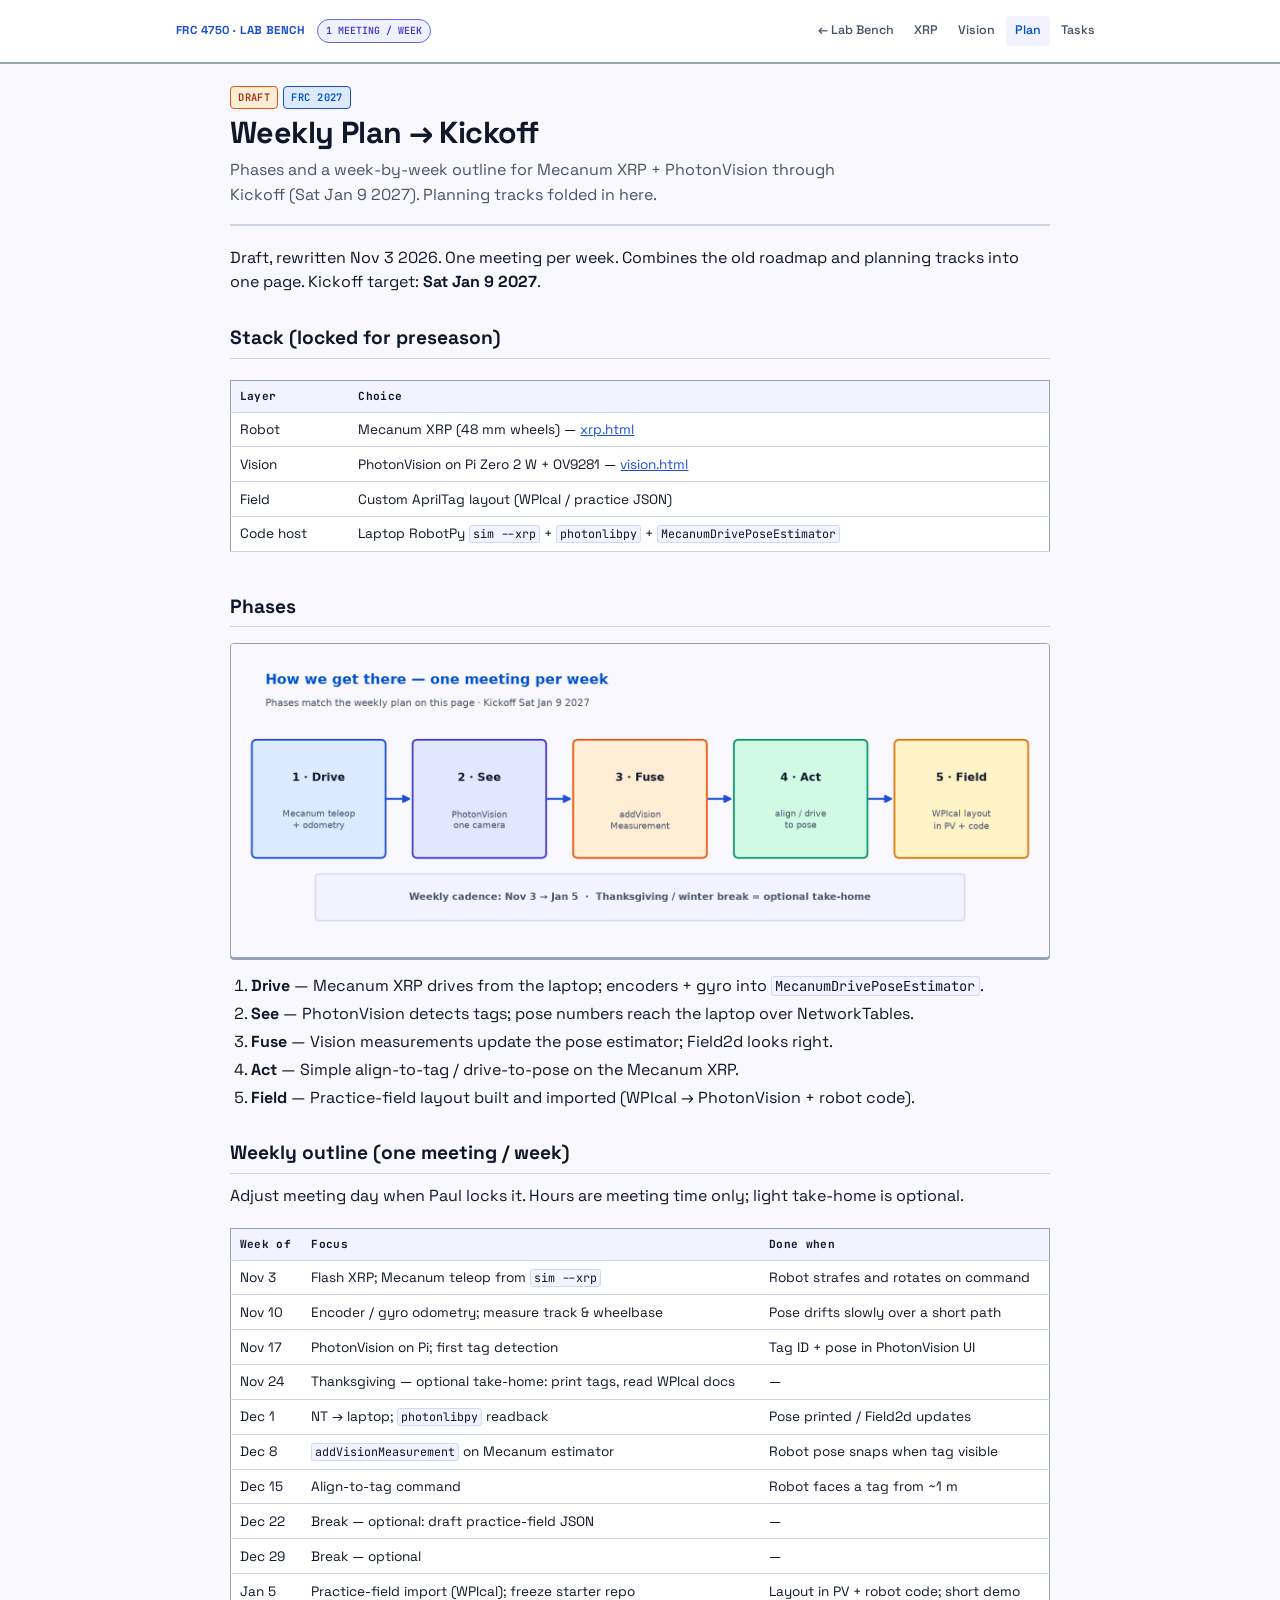
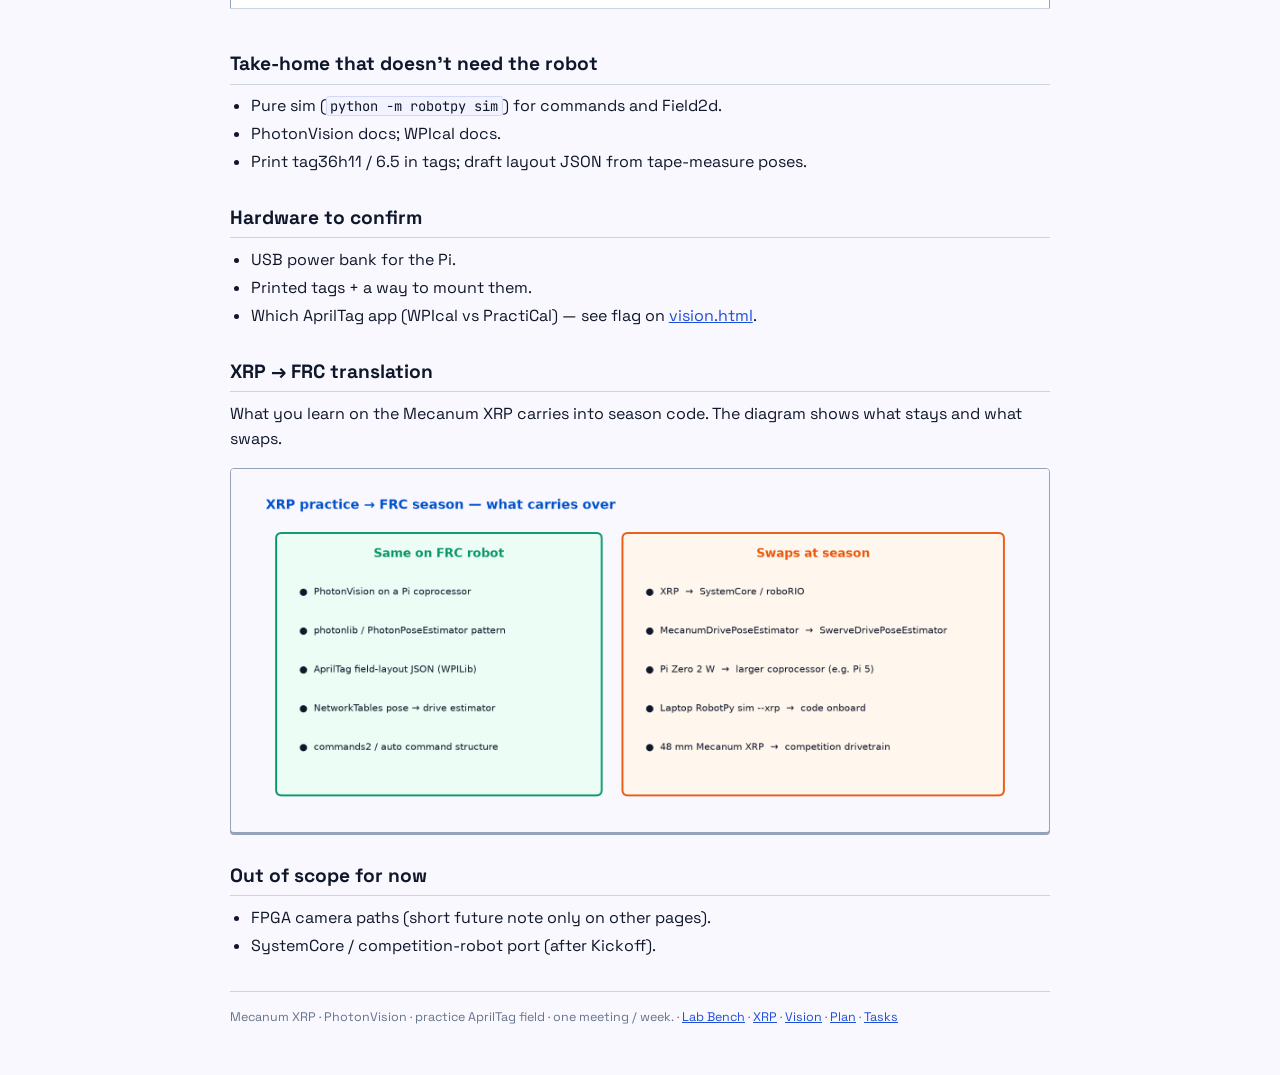
<file: docs/planning.html>
<!DOCTYPE html>
<html lang="en">
<head>
  <meta charset="UTF-8" />
  <meta http-equiv="refresh" content="0; url=roadmap.html" />
  <link rel="canonical" href="roadmap.html" />
  <title>Season Planning Tracks — redirected</title>
  <script>location.replace("roadmap.html");</script>
</head>
<body>
  <p>Planning moved into the weekly plan. <a href="roadmap.html">Continue →</a></p>
</body>
</html>
</file>
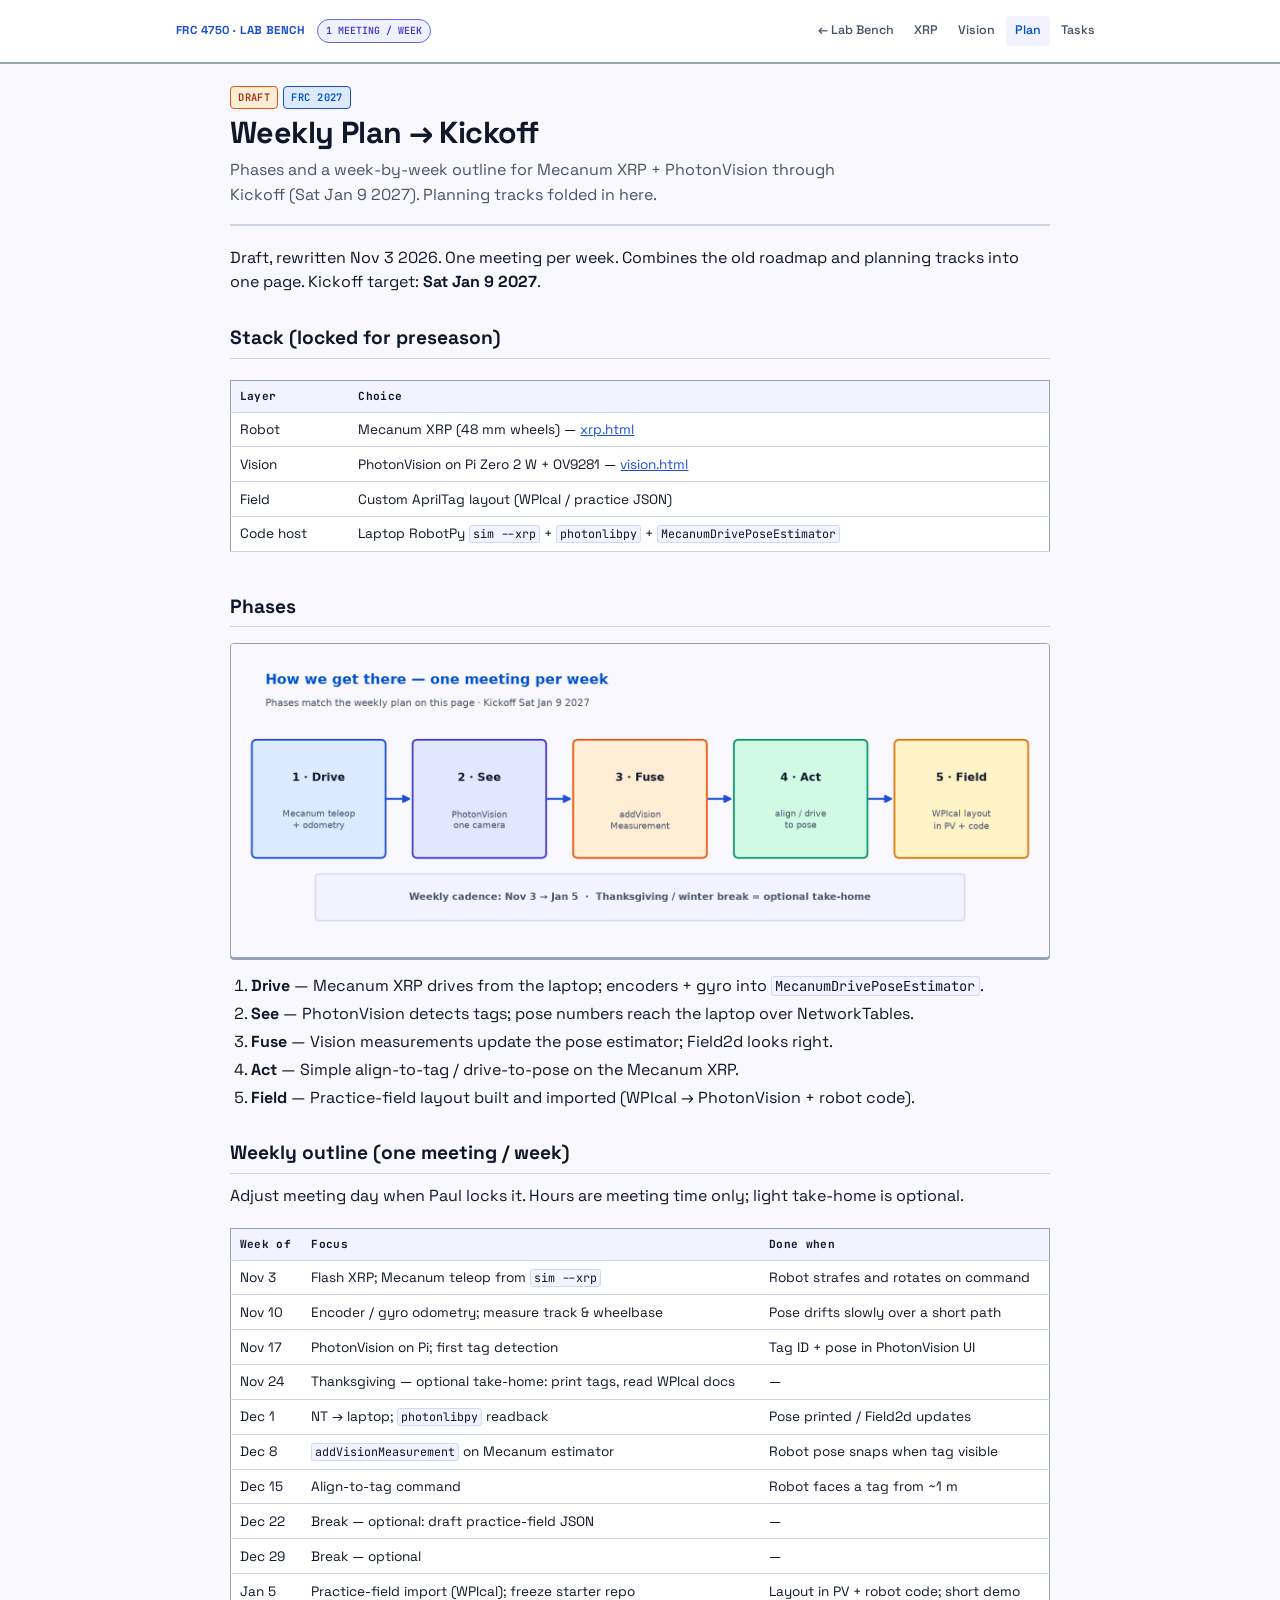
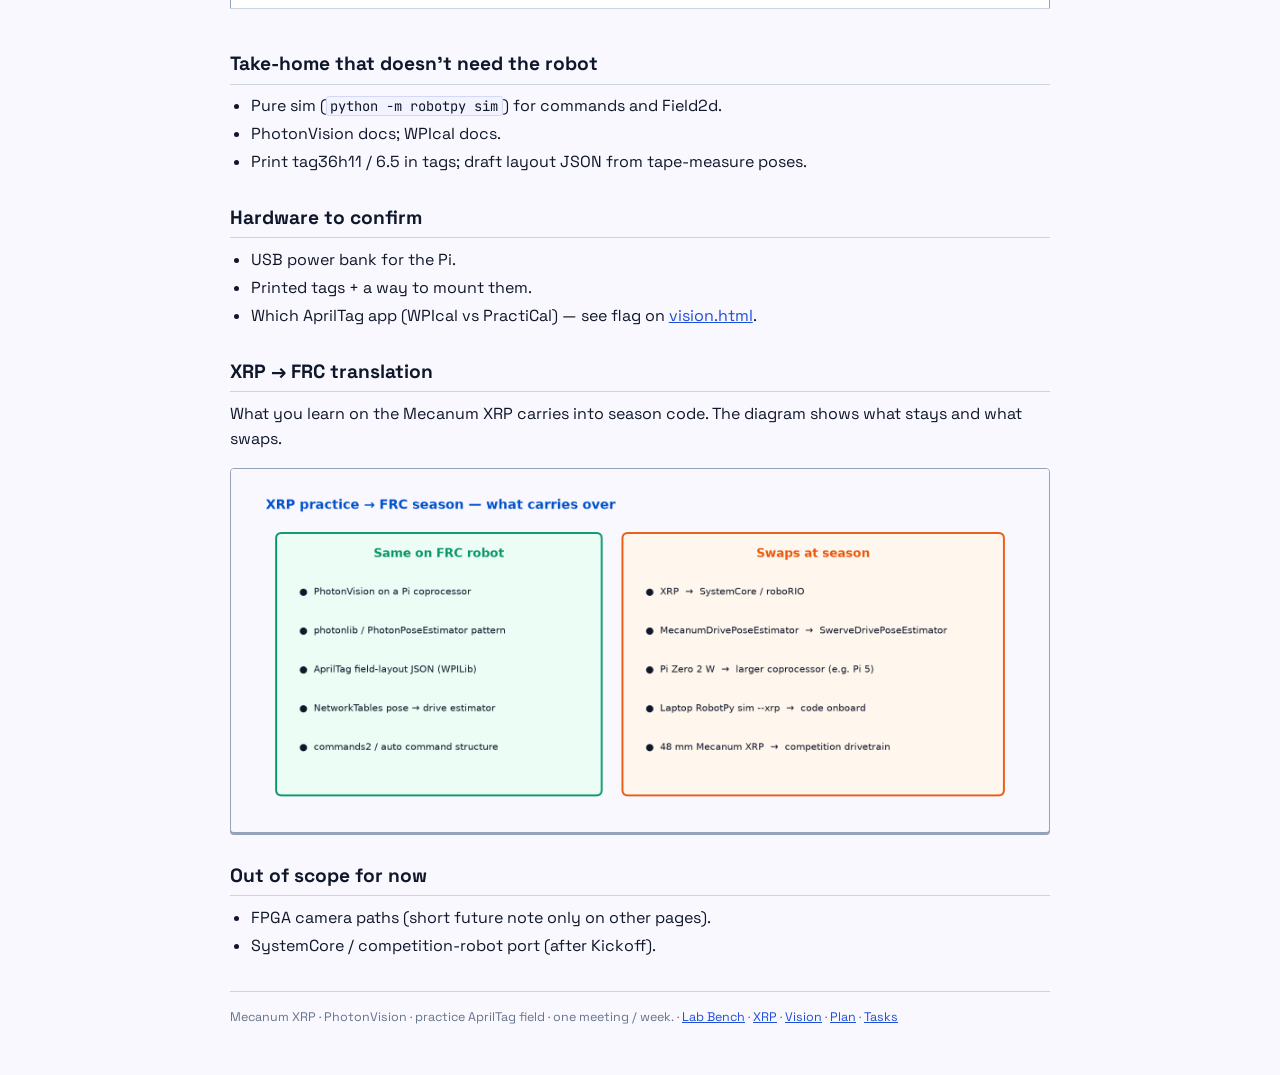
<file: docs/roadmap.html>
<!DOCTYPE html>
<html lang="en">
<head>
  <meta charset="UTF-8" />
  <meta name="viewport" content="width=device-width, initial-scale=1" />
  <title>Weekly Plan → Kickoff — Lab Bench</title>
  <link rel="preconnect" href="https://fonts.googleapis.com" />
  <link rel="preconnect" href="https://fonts.gstatic.com" crossorigin />
  <link href="https://fonts.googleapis.com/css2?family=JetBrains+Mono:wght@400;500;600;700&family=Space+Grotesk:wght@400;500;600;700&display=swap" rel="stylesheet" />
  <style>
:root {
      --canvas: #faf8ff;
      --surface: #ffffff;
      --tint: #f2f3ff;
      --dim: #d2d9f4;
      --border: #94a3b8;
      --border-soft: #cbd5e1;
      --text: #0f172a;
      --text-muted: #475569;
      --text-dim: #64748b;
      --primary: #1d4ed8;
      --primary-active: #0052cc;
      --cta: #ea580c;
      --cta-hover: #c2410c;
      --caution: #f59e0b;
      --caution-dark: #d97706;
      --pass: #10b981;
      --pass-dark: #059669;
      --standin: #6366f1;
      --standin-dark: #4338ca;
      --radius: 4px;
      --shadow: 0 2px 0 0 #94a3b8;
      --nav-h: 64px;
      --font: "Space Grotesk", -apple-system, BlinkMacSystemFont, "Segoe UI", sans-serif;
      --mono: "JetBrains Mono", "Fira Code", "SF Mono", Consolas, monospace;
    }
*,*::before,*::after{box-sizing:border-box;margin:0;padding:0}
html{scroll-behavior:smooth;scroll-padding-top:calc(var(--nav-h) + 16px)}
body{font-family:var(--font);background:var(--canvas);color:var(--text);line-height:1.55}
a{color:var(--primary)} a:hover{color:var(--primary-active)}
code{font-family:var(--mono);font-size:.86em;background:var(--tint);border:1px solid var(--dim);border-radius:3px;padding:0 .25em}
.topnav{position:sticky;top:0;z-index:200;height:var(--nav-h);background:#fff;border-bottom:2px solid var(--border)}
.topnav-inner{max-width:960px;margin:0 auto;height:100%;padding:0 1rem;display:flex;align-items:center;gap:.75rem}
.nav-brand{font-weight:700;font-size:.72rem;letter-spacing:.04em;color:var(--primary);white-space:nowrap}
.pill{font-family:var(--mono);font-size:.62rem;font-weight:600;padding:.2rem .5rem;border-radius:999px;border:1.5px solid var(--standin);background:#eef2ff;color:var(--standin-dark);white-space:nowrap}
.nav-links{display:flex;list-style:none;gap:.15rem;flex:1;justify-content:flex-end;overflow-x:auto}
.nav-links a{display:block;padding:.35rem .55rem;font-size:.78rem;font-weight:550;color:var(--text-muted);text-decoration:none;border-radius:var(--radius)}
.nav-links a:hover,.nav-links a.active{color:var(--primary-active);background:var(--tint)}
.wrap{max-width:860px;margin:0 auto;padding:1.25rem 1.25rem 3rem}
.hero{margin-bottom:1.25rem;padding-bottom:1rem;border-bottom:2px solid var(--border-soft)}
.hero h1{font-size:clamp(1.45rem,3.5vw,1.9rem);font-weight:700;letter-spacing:-.02em;line-height:1.2;margin:.4rem 0}
.hero-lead{color:var(--text-muted);max-width:65ch}
.badge{display:inline-flex;font-family:var(--mono);font-size:.65rem;font-weight:600;letter-spacing:.04em;padding:.15rem .45rem;border-radius:var(--radius);border:1.5px solid;margin-right:.3rem}
.badge-blue{background:#dbeafe;border-color:var(--primary);color:var(--primary-active)}
.badge-orange{background:#ffedd5;border-color:var(--cta);color:#9a3412}
.doc h2{font-size:1.2rem;font-weight:700;margin:1.75rem 0 .6rem;padding-bottom:.3rem;border-bottom:1px solid var(--border-soft)}
.doc h3{font-size:1rem;margin:1.1rem 0 .4rem;color:var(--primary-active)}
.doc p,.doc ul,.doc ol{margin:.5rem 0}
.doc ul,.doc ol{padding-left:1.3rem}
.doc li{margin:.2rem 0}
.doc hr{border:0;border-top:1px solid var(--border-soft);margin:1.25rem 0}
.doc table{width:100%;border-collapse:collapse;margin:.75rem 0;font-size:.85rem;background:var(--surface);border:1px solid var(--border)}
.doc th{background:var(--tint);text-align:left;font-family:var(--mono);font-size:.7rem;letter-spacing:.03em;border-bottom:1px solid var(--border)}
.doc th,.doc td{padding:.4rem .55rem;border-bottom:1px solid var(--border-soft);vertical-align:top}
.doc pre{background:#0f172a;color:#e2e8f0;border-radius:var(--radius);padding:.85rem 1rem;overflow-x:auto;margin:.75rem 0;font-size:.8rem;line-height:1.45}
.doc pre code{background:none;border:0;padding:0;color:inherit;font-size:1em}
.tbl{overflow-x:auto}
.doc figure,.doc p:has(> img){margin:1rem 0}
.doc img{display:block;max-width:100%;height:auto;border:1.5px solid var(--border);border-radius:var(--radius);background:var(--surface);box-shadow:var(--shadow)}
footer{font-size:.78rem;color:var(--text-dim);margin-top:2rem;padding-top:1rem;border-top:1px solid var(--border-soft)}
@media (max-width:700px){.nav-brand{display:none}}

  </style>
</head>
<body>
  <nav class="topnav" aria-label="Lab bench navigation">
    <div class="topnav-inner">
      <span class="nav-brand">FRC 4750 · LAB BENCH</span>
      <span class="pill">1 MEETING / WEEK</span>
      <ul class="nav-links"><li><a href="index.html">← Lab Bench</a></li><li><a href="xrp.html">XRP</a></li><li><a href="vision.html">Vision</a></li><li><a href="roadmap.html" class="active">Plan</a></li><li><a href="tasks.html">Tasks</a></li></ul>
    </div>
  </nav>
  <div class="wrap">
    <header class="hero">
      <div><span class="badge badge-orange">DRAFT</span><span class="badge badge-blue">FRC 2027</span></div>
      <h1>Weekly Plan → Kickoff</h1>
      <p class="hero-lead">Phases and a week-by-week outline for Mecanum XRP + PhotonVision through Kickoff (Sat Jan 9 2027). Planning tracks folded in here.</p>
    </header>
    <main class="doc">
<p>Draft, rewritten Nov 3 2026. One meeting per week. Combines the old roadmap and planning tracks into one page. Kickoff target: <strong>Sat Jan 9 2027</strong>.</p>
<h2 id="stack-locked-for-preseason">Stack (locked for preseason)</h2>
<div class="tbl"><table>
<thead>
<tr>
<th>Layer</th>
<th>Choice</th>
</tr>
</thead>
<tbody>
<tr>
<td>Robot</td>
<td>Mecanum XRP (48 mm wheels) — <a href="xrp.html">xrp.html</a></td>
</tr>
<tr>
<td>Vision</td>
<td>PhotonVision on Pi Zero 2 W + OV9281 — <a href="vision.html">vision.html</a></td>
</tr>
<tr>
<td>Field</td>
<td>Custom AprilTag layout (WPIcal / practice JSON)</td>
</tr>
<tr>
<td>Code host</td>
<td>Laptop RobotPy <code>sim --xrp</code> + <code>photonlibpy</code> + <code>MecanumDrivePoseEstimator</code></td>
</tr>
</tbody>
</table></div>
<h2 id="phases">Phases</h2>
<p><img alt="XRP progression: Drive → See → Fuse → Act → Field, one meeting per week" src="diagrams/diagram-xrp-progression.png" /></p>
<ol>
<li><strong>Drive</strong> — Mecanum XRP drives from the laptop; encoders + gyro into <code>MecanumDrivePoseEstimator</code>.</li>
<li><strong>See</strong> — PhotonVision detects tags; pose numbers reach the laptop over NetworkTables.</li>
<li><strong>Fuse</strong> — Vision measurements update the pose estimator; Field2d looks right.</li>
<li><strong>Act</strong> — Simple align-to-tag / drive-to-pose on the Mecanum XRP.</li>
<li><strong>Field</strong> — Practice-field layout built and imported (WPIcal → PhotonVision + robot code).</li>
</ol>
<h2 id="weekly-outline-one-meeting-week">Weekly outline (one meeting / week)</h2>
<p>Adjust meeting day when Paul locks it. Hours are meeting time only; light take-home is optional.</p>
<div class="tbl"><table>
<thead>
<tr>
<th>Week of</th>
<th>Focus</th>
<th>Done when</th>
</tr>
</thead>
<tbody>
<tr>
<td>Nov 3</td>
<td>Flash XRP; Mecanum teleop from <code>sim --xrp</code></td>
<td>Robot strafes and rotates on command</td>
</tr>
<tr>
<td>Nov 10</td>
<td>Encoder / gyro odometry; measure track &amp; wheelbase</td>
<td>Pose drifts slowly over a short path</td>
</tr>
<tr>
<td>Nov 17</td>
<td>PhotonVision on Pi; first tag detection</td>
<td>Tag ID + pose in PhotonVision UI</td>
</tr>
<tr>
<td>Nov 24</td>
<td>Thanksgiving — optional take-home: print tags, read WPIcal docs</td>
<td>—</td>
</tr>
<tr>
<td>Dec 1</td>
<td>NT → laptop; <code>photonlibpy</code> readback</td>
<td>Pose printed / Field2d updates</td>
</tr>
<tr>
<td>Dec 8</td>
<td><code>addVisionMeasurement</code> on Mecanum estimator</td>
<td>Robot pose snaps when tag visible</td>
</tr>
<tr>
<td>Dec 15</td>
<td>Align-to-tag command</td>
<td>Robot faces a tag from ~1 m</td>
</tr>
<tr>
<td>Dec 22</td>
<td>Break — optional: draft practice-field JSON</td>
<td>—</td>
</tr>
<tr>
<td>Dec 29</td>
<td>Break — optional</td>
<td>—</td>
</tr>
<tr>
<td>Jan 5</td>
<td>Practice-field import (WPIcal); freeze starter repo</td>
<td>Layout in PV + robot code; short demo</td>
</tr>
</tbody>
</table></div>
<h2 id="take-home-that-doesn-t-need-the-robot">Take-home that doesn’t need the robot</h2>
<ul>
<li>Pure sim (<code>python -m robotpy sim</code>) for commands and Field2d.</li>
<li>PhotonVision docs; WPIcal docs.</li>
<li>Print tag36h11 / 6.5 in tags; draft layout JSON from tape-measure poses.</li>
</ul>
<h2 id="hardware-to-confirm">Hardware to confirm</h2>
<ul>
<li>USB power bank for the Pi.</li>
<li>Printed tags + a way to mount them.</li>
<li>Which AprilTag app (WPIcal vs PractiCal) — see flag on <a href="vision.html">vision.html</a>.</li>
</ul>
<h2 id="xrp-frc-translation">XRP → FRC translation</h2>
<p>What you learn on the Mecanum XRP carries into season code. The diagram shows what stays and what swaps.</p>
<p><img alt="XRP to FRC: same PhotonVision / photonlib / field JSON / commands2 vs swaps for SystemCore, swerve estimator, larger Pi, onboard code" src="diagrams/diagram-xrp-to-frc.png" /></p>
<h2 id="out-of-scope-for-now">Out of scope for now</h2>
<ul>
<li>FPGA camera paths (short future note only on other pages).</li>
<li>SystemCore / competition-robot port (after Kickoff).</li>
</ul>
    </main>
    <footer>
      Mecanum XRP · PhotonVision · practice AprilTag field · one meeting / week.
      · <a href="index.html">Lab Bench</a>
      · <a href="xrp.html">XRP</a>
      · <a href="vision.html">Vision</a>
      · <a href="roadmap.html">Plan</a>
      · <a href="tasks.html">Tasks</a>
    </footer>
  </div>
</body>
</html>
</file>
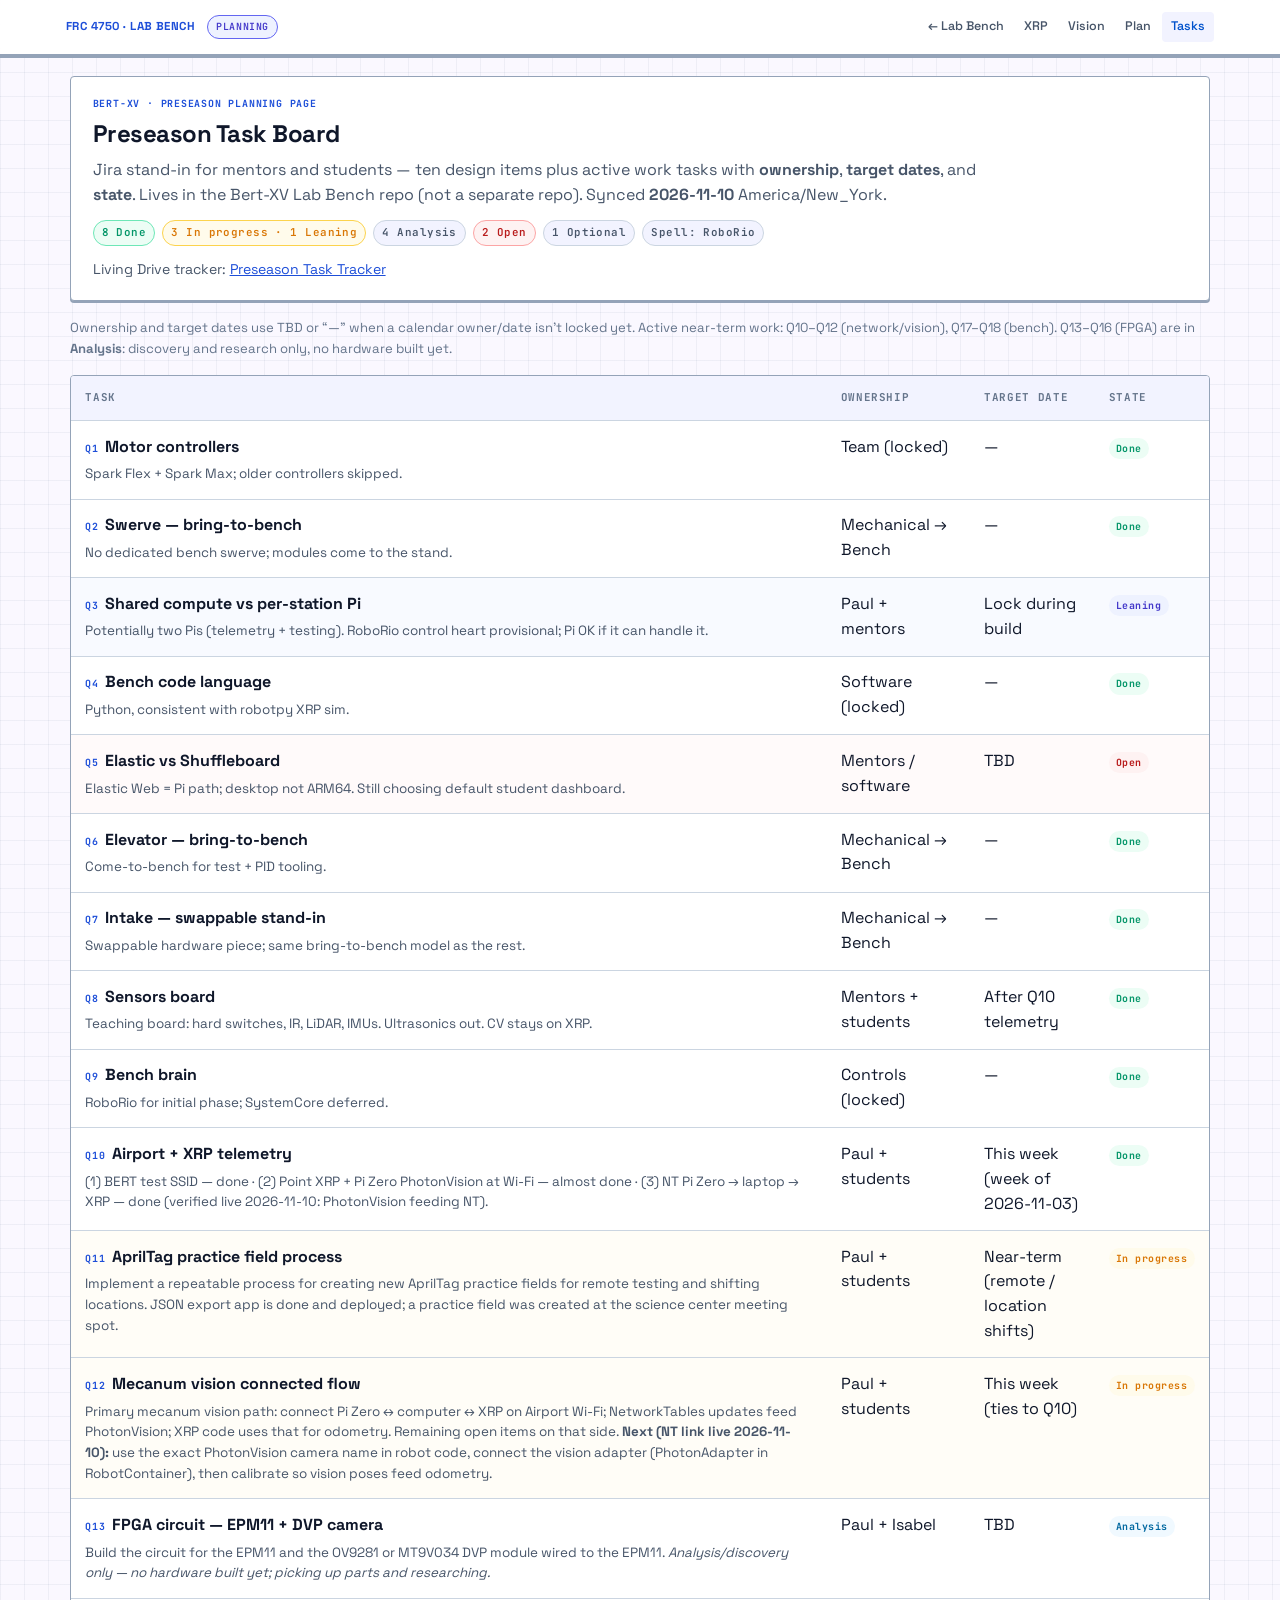
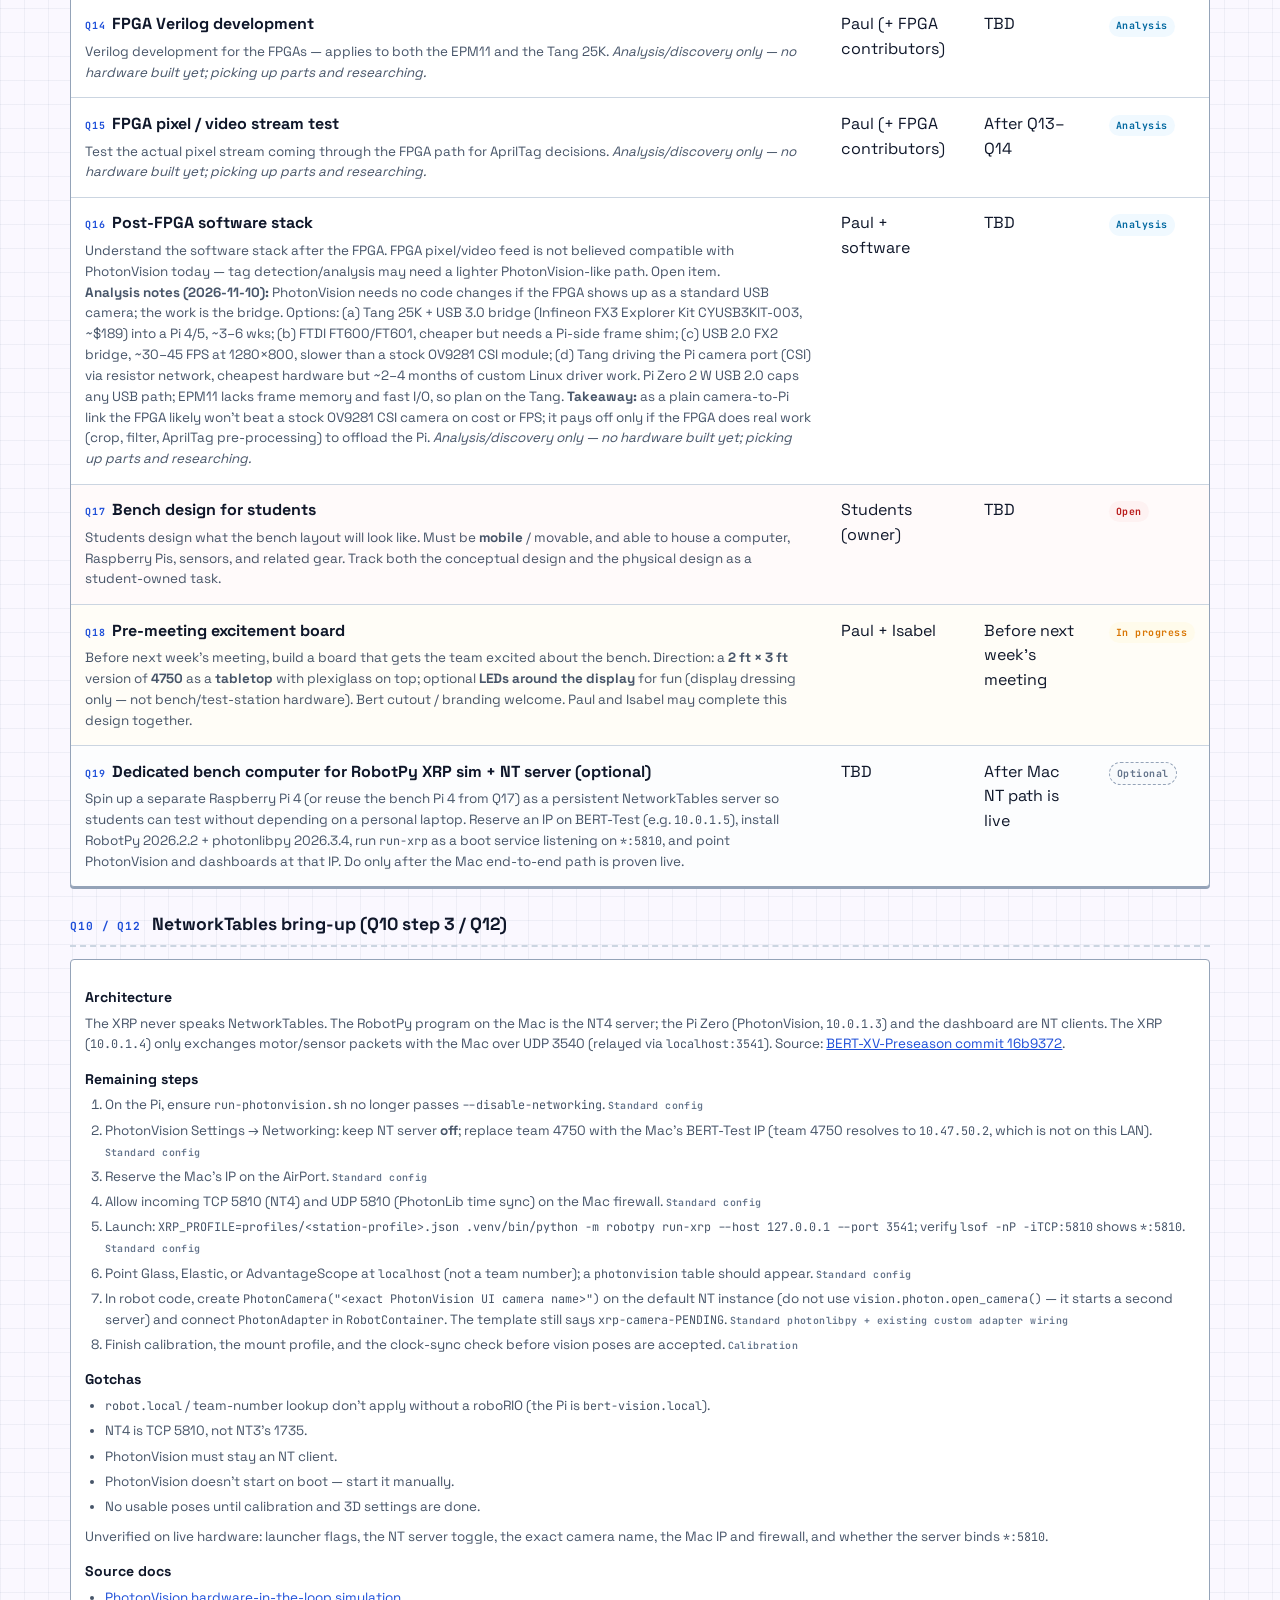
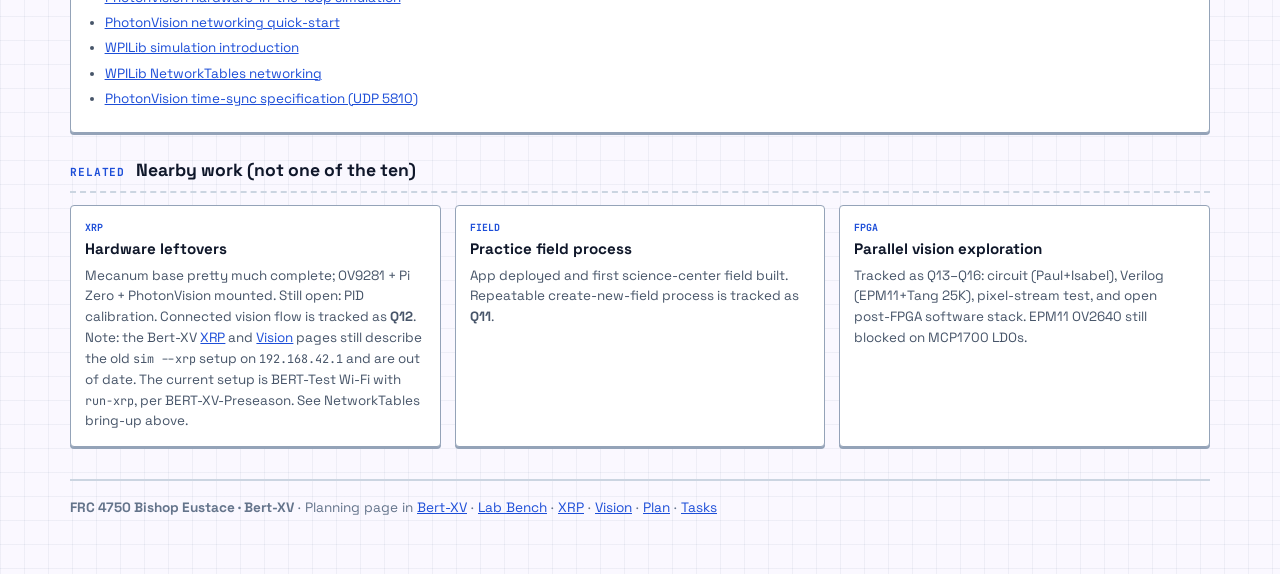
<file: docs/tasks.html>
<!DOCTYPE html>
<html lang="en">
<head>
  <meta charset="UTF-8" />
  <meta name="viewport" content="width=device-width, initial-scale=1" />
  <title>Preseason Planning — Task Board · Lab Bench</title>
  <link rel="preconnect" href="https://fonts.googleapis.com" />
  <link rel="preconnect" href="https://fonts.gstatic.com" crossorigin />
  <link href="https://fonts.googleapis.com/css2?family=JetBrains+Mono:wght@400;500;600;700&family=Space+Grotesk:wght@400;500;600;700&display=swap" rel="stylesheet" />
  <style>
    :root {
      --canvas:#faf8ff; --surface:#fff; --tint:#f2f3ff; --dim:#d2d9f4; --border:#94a3b8;
      --border-soft:#cbd5e1; --text:#0f172a; --text-muted:#475569; --text-dim:#64748b;
      --primary:#1d4ed8; --primary-active:#0052cc; --pass:#059669; --caution:#d97706; --open:#b91c1c; --standin:#4338ca;
      --radius:4px; --shadow:0 2px 0 0 #94a3b8; --nav-h:56px;
      --font:"Space Grotesk",-apple-system,BlinkMacSystemFont,"Segoe UI",sans-serif;
      --mono:"JetBrains Mono","Fira Code","SF Mono",Consolas,monospace;
    }
    *,*::before,*::after{box-sizing:border-box;margin:0;padding:0}
    body{font-family:var(--font);background-color:var(--canvas);background-image:linear-gradient(rgba(148,163,184,.12) 1px,transparent 1px),linear-gradient(90deg,rgba(148,163,184,.12) 1px,transparent 1px);background-size:24px 24px;color:var(--text);line-height:1.55;min-height:100vh}
    a{color:var(--primary)} a:hover{color:var(--primary-active)}
    code{font-family:var(--mono);font-size:.88em}
    .topnav{position:sticky;top:0;z-index:200;height:var(--nav-h);background:rgba(255,255,255,.94);backdrop-filter:blur(10px);border-bottom:2px solid var(--border);box-shadow:var(--shadow)}
    .topnav-inner{max-width:1180px;margin:0 auto;height:100%;padding:0 1rem;display:flex;align-items:center;gap:.75rem}
    .nav-brand{font-weight:700;font-size:.72rem;letter-spacing:.04em;color:var(--primary);white-space:nowrap}
    .pill{display:inline-flex;font-family:var(--mono);font-size:.62rem;font-weight:600;letter-spacing:.06em;padding:.2rem .5rem;border-radius:999px;border:1.5px solid #6366f1;background:#eef2ff;color:var(--standin)}
    .nav-links{display:flex;list-style:none;gap:.15rem;flex:1;justify-content:flex-end;overflow-x:auto}
    .nav-links a{display:block;padding:.35rem .55rem;font-size:.78rem;font-weight:550;color:var(--text-muted);text-decoration:none;border-radius:var(--radius)}
    .nav-links a:hover,.nav-links a.active{color:var(--primary-active);background:var(--tint)}
    .wrap{max-width:1180px;margin:0 auto;padding:1.25rem 1.25rem 3.5rem}
    .hero{background:var(--surface);border:1.5px solid var(--border);border-radius:var(--radius);box-shadow:var(--shadow);padding:1.2rem 1.35rem;margin-bottom:1.1rem}
    .hero .eyebrow{font-family:var(--mono);font-size:.62rem;font-weight:700;letter-spacing:.08em;color:var(--primary)}
    .hero h1{font-size:1.5rem;letter-spacing:-.02em;margin:.2rem 0 .4rem}
    .hero p{color:var(--text-muted);max-width:56rem}
    .meta{display:flex;flex-wrap:wrap;gap:.45rem;margin-top:.75rem}
    .chip{font-family:var(--mono);font-size:.68rem;font-weight:600;letter-spacing:.04em;padding:.22rem .5rem;border-radius:999px;border:1.5px solid var(--border-soft);background:var(--tint);color:var(--text-muted)}
    .chip.done{background:#ecfdf5;border-color:#6ee7b7;color:var(--pass)}
    .chip.wip{background:#fffbeb;border-color:#fcd34d;color:var(--caution)}
    .chip.open{background:#fef2f2;border-color:#fca5a5;color:var(--open)}
    .panel{background:var(--surface);border:1.5px solid var(--border);border-radius:var(--radius);box-shadow:var(--shadow);overflow:auto;margin-bottom:1.25rem}
    table{width:100%;border-collapse:collapse;min-width:720px}
    th,td{text-align:left;padding:.85rem .9rem;vertical-align:top;border-bottom:1px solid var(--border-soft)}
    th{font-family:var(--mono);font-size:.68rem;letter-spacing:.06em;text-transform:uppercase;color:var(--text-dim);background:var(--tint);position:sticky;top:0}
    tr:last-child td{border-bottom:0}
    tr[data-state="wip"]{background:#fffbeb66}
    tr[data-state="open"]{background:#fef2f266}
    tr[data-state="lean"]{background:#eef2ff66}
    .qid{display:inline-block;font-family:var(--mono);font-size:.62rem;font-weight:700;letter-spacing:.06em;color:var(--primary);margin-right:.4rem}
    .detail{margin-top:.3rem;font-size:.84rem;color:var(--text-muted)}
    .badge{display:inline-block;font-family:var(--mono);font-size:.62rem;font-weight:700;letter-spacing:.05em;padding:.18rem .45rem;border-radius:999px;white-space:nowrap}
    .badge.done{background:#ecfdf5;color:var(--pass)}
    .badge.wip{background:#fffbeb;color:var(--caution)}
    .badge.open{background:#fef2f2;color:var(--open)}
    .badge.analysis{background:#f0f9ff;color:#0369a1}
    .badge.lean{background:#eef2ff;color:var(--standin)}
    .badge.optional{background:#f8fafc;color:#64748b;border:1.5px dashed #94a3b8}
    tr[data-state="optional"]{background:#f8fafc66}
    .note{font-size:.82rem;color:var(--text-dim);margin:.35rem 0 1rem}
    .sec{margin:1.5rem 0 .75rem;display:flex;align-items:baseline;gap:.7rem;padding-bottom:.4rem;border-bottom:2px dashed var(--border-soft)}
    .sec span{font-family:var(--mono);font-size:.7rem;font-weight:700;color:var(--primary);letter-spacing:.08em}
    .sec h2{font-size:1.1rem}
    .lane{display:grid;grid-template-columns:1fr 1fr 1fr;gap:.85rem}
    .card{background:var(--surface);border:1.5px solid var(--border);border-radius:var(--radius);box-shadow:var(--shadow);padding:.85rem .9rem}
    .card h3{font-size:.95rem;margin:.15rem 0 .3rem}
    .card p{font-size:.84rem;color:var(--text-muted)}
    .foot{margin-top:2rem;padding-top:1rem;border-top:2px solid var(--border-soft);font-size:.85rem;color:var(--text-dim)}
    .card.wide{margin-bottom:1.25rem}
    .card h4{font-size:.88rem;margin:.85rem 0 .3rem}
    .card ol,.card ul{margin:.3rem 0 .55rem 1.2rem}
    .card li{margin:.28rem 0;font-size:.84rem;color:var(--text-muted)}
    .kind{font-family:var(--mono);font-size:.62rem;font-weight:600;letter-spacing:.04em;color:var(--text-dim)}
    @media (max-width:900px){.lane{grid-template-columns:1fr}}
    @media (max-width:700px){.nav-brand{display:none}}
  </style>
</head>
<body>
  <nav class="topnav" aria-label="Primary">
    <div class="topnav-inner">
      <span class="nav-brand">FRC 4750 · LAB BENCH</span>
      <span class="pill">PLANNING</span>
      <ul class="nav-links">
        <li><a href="index.html">← Lab Bench</a></li>
        <li><a href="xrp.html">XRP</a></li>
        <li><a href="vision.html">Vision</a></li>
        <li><a href="roadmap.html">Plan</a></li>
        <li><a href="tasks.html" class="active">Tasks</a></li>
      </ul>
    </div>
  </nav>

  <main class="wrap">
    <header class="hero">
      <div class="eyebrow">BERT-XV · PRESEASON PLANNING PAGE</div>
      <h1>Preseason Task Board</h1>
      <p>Jira stand-in for mentors and students — ten design items plus active work tasks with <strong>ownership</strong>, <strong>target dates</strong>, and <strong>state</strong>. Lives in the Bert-XV Lab Bench repo (not a separate repo). Synced <strong>2026-11-10</strong> America/New_York.</p>
      <div class="meta">
        <span class="chip done">8 Done</span>
        <span class="chip wip">3 In progress · 1 Leaning</span>
        <span class="chip">4 Analysis</span>
        <span class="chip open">2 Open</span>
        <span class="chip">1 Optional</span>
        <span class="chip">Spell: RoboRio</span>
      </div>
      <p style="margin-top:.8rem;font-size:.88rem">Living Drive tracker: <a href="https://docs.google.com/document/d/1ntAOLK5YV0K7xKiu21IuKEbWqLfJ6Se_yZa9hRAlLVg/edit">Preseason Task Tracker</a></p>
    </header>

    <p class="note">Ownership and target dates use TBD or “—” when a calendar owner/date isn’t locked yet. Active near-term work: Q10–Q12 (network/vision), Q17–Q18 (bench). Q13–Q16 (FPGA) are in <strong>Analysis</strong>: discovery and research only, no hardware built yet.</p>

    <div class="panel" role="region" aria-label="Task table">
      <table>
        <thead>
          <tr>
            <th scope="col">Task</th>
            <th scope="col">Ownership</th>
            <th scope="col">Target date</th>
            <th scope="col">State</th>
          </tr>
        </thead>
        <tbody>
        <tr data-state="done">
          <td><span class="qid">Q1</span><strong>Motor controllers</strong><div class="detail">Spark Flex + Spark Max; older controllers skipped.</div></td>
          <td>Team (locked)</td>
          <td>—</td>
          <td><span class="badge done">Done</span></td>
        </tr>
        <tr data-state="done">
          <td><span class="qid">Q2</span><strong>Swerve — bring-to-bench</strong><div class="detail">No dedicated bench swerve; modules come to the stand.</div></td>
          <td>Mechanical → Bench</td>
          <td>—</td>
          <td><span class="badge done">Done</span></td>
        </tr>
        <tr data-state="lean">
          <td><span class="qid">Q3</span><strong>Shared compute vs per-station Pi</strong><div class="detail">Potentially two Pis (telemetry + testing). RoboRio control heart provisional; Pi OK if it can handle it.</div></td>
          <td>Paul + mentors</td>
          <td>Lock during build</td>
          <td><span class="badge lean">Leaning</span></td>
        </tr>
        <tr data-state="done">
          <td><span class="qid">Q4</span><strong>Bench code language</strong><div class="detail">Python, consistent with robotpy XRP sim.</div></td>
          <td>Software (locked)</td>
          <td>—</td>
          <td><span class="badge done">Done</span></td>
        </tr>
        <tr data-state="open">
          <td><span class="qid">Q5</span><strong>Elastic vs Shuffleboard</strong><div class="detail">Elastic Web = Pi path; desktop not ARM64. Still choosing default student dashboard.</div></td>
          <td>Mentors / software</td>
          <td>TBD</td>
          <td><span class="badge open">Open</span></td>
        </tr>
        <tr data-state="done">
          <td><span class="qid">Q6</span><strong>Elevator — bring-to-bench</strong><div class="detail">Come-to-bench for test + PID tooling.</div></td>
          <td>Mechanical → Bench</td>
          <td>—</td>
          <td><span class="badge done">Done</span></td>
        </tr>
        <tr data-state="done">
          <td><span class="qid">Q7</span><strong>Intake — swappable stand-in</strong><div class="detail">Swappable hardware piece; same bring-to-bench model as the rest.</div></td>
          <td>Mechanical → Bench</td>
          <td>—</td>
          <td><span class="badge done">Done</span></td>
        </tr>
        <tr data-state="done">
          <td><span class="qid">Q8</span><strong>Sensors board</strong><div class="detail">Teaching board: hard switches, IR, LiDAR, IMUs. Ultrasonics out. CV stays on XRP.</div></td>
          <td>Mentors + students</td>
          <td>After Q10 telemetry</td>
          <td><span class="badge done">Done</span></td>
        </tr>
        <tr data-state="done">
          <td><span class="qid">Q9</span><strong>Bench brain</strong><div class="detail">RoboRio for initial phase; SystemCore deferred.</div></td>
          <td>Controls (locked)</td>
          <td>—</td>
          <td><span class="badge done">Done</span></td>
        </tr>
        <tr data-state="done">
          <td><span class="qid">Q10</span><strong>Airport + XRP telemetry</strong><div class="detail">(1) BERT test SSID — done · (2) Point XRP + Pi Zero PhotonVision at Wi-Fi — almost done · (3) NT Pi Zero → laptop → XRP — done (verified live 2026-11-10: PhotonVision feeding NT).</div></td>
          <td>Paul + students</td>
          <td>This week (week of 2026-11-03)</td>
          <td><span class="badge done">Done</span></td>
        </tr>

          <tr data-state="wip">
          <td><span class="qid">Q11</span><strong>AprilTag practice field process</strong><div class="detail">Implement a repeatable process for creating new AprilTag practice fields for remote testing and shifting locations. JSON export app is done and deployed; a practice field was created at the science center meeting spot.</div></td>
          <td>Paul + students</td>
          <td>Near-term (remote / location shifts)</td>
          <td><span class="badge wip">In progress</span></td>
        </tr>
          <tr data-state="wip">
          <td><span class="qid">Q12</span><strong>Mecanum vision connected flow</strong><div class="detail">Primary mecanum vision path: connect Pi Zero ↔ computer ↔ XRP on Airport Wi-Fi; NetworkTables updates feed PhotonVision; XRP code uses that for odometry. Remaining open items on that side. <strong>Next (NT link live 2026-11-10):</strong> use the exact PhotonVision camera name in robot code, connect the vision adapter (PhotonAdapter in RobotContainer), then calibrate so vision poses feed odometry.</div></td>
          <td>Paul + students</td>
          <td>This week (ties to Q10)</td>
          <td><span class="badge wip">In progress</span></td>
        </tr>

          <tr data-state="analysis">
          <td><span class="qid">Q13</span><strong>FPGA circuit — EPM11 + DVP camera</strong><div class="detail">Build the circuit for the EPM11 and the OV9281 or MT9V034 DVP module wired to the EPM11. <em>Analysis/discovery only — no hardware built yet; picking up parts and researching.</em></div></td>
          <td>Paul + Isabel</td>
          <td>TBD</td>
          <td><span class="badge analysis">Analysis</span></td>
        </tr>
          <tr data-state="analysis">
          <td><span class="qid">Q14</span><strong>FPGA Verilog development</strong><div class="detail">Verilog development for the FPGAs — applies to both the EPM11 and the Tang 25K. <em>Analysis/discovery only — no hardware built yet; picking up parts and researching.</em></div></td>
          <td>Paul (+ FPGA contributors)</td>
          <td>TBD</td>
          <td><span class="badge analysis">Analysis</span></td>
        </tr>
          <tr data-state="analysis">
          <td><span class="qid">Q15</span><strong>FPGA pixel / video stream test</strong><div class="detail">Test the actual pixel stream coming through the FPGA path for AprilTag decisions. <em>Analysis/discovery only — no hardware built yet; picking up parts and researching.</em></div></td>
          <td>Paul (+ FPGA contributors)</td>
          <td>After Q13–Q14</td>
          <td><span class="badge analysis">Analysis</span></td>
        </tr>
          <tr data-state="analysis">
          <td><span class="qid">Q16</span><strong>Post-FPGA software stack</strong><div class="detail">Understand the software stack after the FPGA. FPGA pixel/video feed is not believed compatible with PhotonVision today — tag detection/analysis may need a lighter PhotonVision-like path. Open item. <br><strong>Analysis notes (2026-11-10):</strong> PhotonVision needs no code changes if the FPGA shows up as a standard USB camera; the work is the bridge. Options: (a) Tang 25K + USB 3.0 bridge (Infineon FX3 Explorer Kit CYUSB3KIT-003, ~$189) into a Pi 4/5, ~3–6 wks; (b) FTDI FT600/FT601, cheaper but needs a Pi-side frame shim; (c) USB 2.0 FX2 bridge, ~30–45 FPS at 1280×800, slower than a stock OV9281 CSI module; (d) Tang driving the Pi camera port (CSI) via resistor network, cheapest hardware but ~2–4 months of custom Linux driver work. Pi Zero 2 W USB 2.0 caps any USB path; EPM11 lacks frame memory and fast I/O, so plan on the Tang. <strong>Takeaway:</strong> as a plain camera-to-Pi link the FPGA likely won't beat a stock OV9281 CSI camera on cost or FPS; it pays off only if the FPGA does real work (crop, filter, AprilTag pre-processing) to offload the Pi. <em>Analysis/discovery only — no hardware built yet; picking up parts and researching.</em></div></td>
          <td>Paul + software</td>
          <td>TBD</td>
          <td><span class="badge analysis">Analysis</span></td>
        </tr>

          <tr data-state="open">
          <td><span class="qid">Q17</span><strong>Bench design for students</strong><div class="detail">Students design what the bench layout will look like. Must be <strong>mobile</strong> / movable, and able to house a computer, Raspberry Pis, sensors, and related gear. Track both the conceptual design and the physical design as a student-owned task.</div></td>
          <td>Students (owner)</td>
          <td>TBD</td>
          <td><span class="badge open">Open</span></td>
        </tr>
          <tr data-state="wip">
          <td><span class="qid">Q18</span><strong>Pre-meeting excitement board</strong><div class="detail">Before next week’s meeting, build a board that gets the team excited about the bench. Direction: a <strong>2 ft × 3 ft</strong> version of <strong>4750</strong> as a <strong>tabletop</strong> with plexiglass on top; optional <strong>LEDs around the display</strong> for fun (display dressing only — not bench/test-station hardware). Bert cutout / branding welcome. Paul and Isabel may complete this design together.</div></td>
          <td>Paul + Isabel</td>
          <td>Before next week’s meeting</td>
          <td><span class="badge wip">In progress</span></td>
        </tr>
          <tr data-state="optional">
          <td><span class="qid">Q19</span><strong>Dedicated bench computer for RobotPy XRP sim + NT server (optional)</strong><div class="detail">Spin up a separate Raspberry Pi 4 (or reuse the bench Pi 4 from Q17) as a persistent NetworkTables server so students can test without depending on a personal laptop. Reserve an IP on BERT-Test (e.g. <code>10.0.1.5</code>), install RobotPy 2026.2.2 + photonlibpy 2026.3.4, run <code>run-xrp</code> as a boot service listening on <code>*:5810</code>, and point PhotonVision and dashboards at that IP. Do only after the Mac end-to-end path is proven live.</div></td>
          <td>TBD</td>
          <td>After Mac NT path is live</td>
          <td><span class="badge optional">Optional</span></td>
        </tr>
        </tbody>
      </table>
    </div>


    <div class="sec"><span>Q10 / Q12</span><h2>NetworkTables bring-up (Q10 step 3 / Q12)</h2></div>
    <article class="card wide">
      <h4>Architecture</h4>
      <p>The XRP never speaks NetworkTables. The RobotPy program on the Mac is the NT4 server; the Pi Zero (PhotonVision, <code>10.0.1.3</code>) and the dashboard are NT clients. The XRP (<code>10.0.1.4</code>) only exchanges motor/sensor packets with the Mac over UDP 3540 (relayed via <code>localhost:3541</code>). Source: <a href="https://github.com/FRC-4750-Bishop-Eustace/BERT-XV-Preseason/commit/16b9372">BERT-XV-Preseason commit 16b9372</a>.</p>

      <h4>Remaining steps</h4>
      <ol>
        <li>On the Pi, ensure <code>run-photonvision.sh</code> no longer passes <code>--disable-networking</code>. <span class="kind">Standard config</span></li>
        <li>PhotonVision Settings → Networking: keep NT server <strong>off</strong>; replace team 4750 with the Mac’s BERT-Test IP (team 4750 resolves to <code>10.47.50.2</code>, which is not on this LAN). <span class="kind">Standard config</span></li>
        <li>Reserve the Mac’s IP on the AirPort. <span class="kind">Standard config</span></li>
        <li>Allow incoming TCP 5810 (NT4) and UDP 5810 (PhotonLib time sync) on the Mac firewall. <span class="kind">Standard config</span></li>
        <li>Launch: <code>XRP_PROFILE=profiles/&lt;station-profile&gt;.json .venv/bin/python -m robotpy run-xrp --host 127.0.0.1 --port 3541</code>; verify <code>lsof -nP -iTCP:5810</code> shows <code>*:5810</code>. <span class="kind">Standard config</span></li>
        <li>Point Glass, Elastic, or AdvantageScope at <code>localhost</code> (not a team number); a <code>photonvision</code> table should appear. <span class="kind">Standard config</span></li>
        <li>In robot code, create <code>PhotonCamera("&lt;exact PhotonVision UI camera name&gt;")</code> on the default NT instance (do not use <code>vision.photon.open_camera()</code> — it starts a second server) and connect <code>PhotonAdapter</code> in <code>RobotContainer</code>. The template still says <code>xrp-camera-PENDING</code>. <span class="kind">Standard photonlibpy + existing custom adapter wiring</span></li>
        <li>Finish calibration, the mount profile, and the clock-sync check before vision poses are accepted. <span class="kind">Calibration</span></li>
      </ol>

      <h4>Gotchas</h4>
      <ul>
        <li><code>robot.local</code> / team-number lookup don’t apply without a roboRIO (the Pi is <code>bert-vision.local</code>).</li>
        <li>NT4 is TCP 5810, not NT3’s 1735.</li>
        <li>PhotonVision must stay an NT client.</li>
        <li>PhotonVision doesn’t start on boot — start it manually.</li>
        <li>No usable poses until calibration and 3D settings are done.</li>
      </ul>
      <p>Unverified on live hardware: launcher flags, the NT server toggle, the exact camera name, the Mac IP and firewall, and whether the server binds <code>*:5810</code>.</p>

      <h4>Source docs</h4>
      <ul>
        <li><a href="https://docs.photonvision.org/en/latest/docs/simulation/hardware-in-the-loop-sim.html">PhotonVision hardware-in-the-loop simulation</a></li>
        <li><a href="https://docs.photonvision.org/en/latest/docs/quick-start/networking.html">PhotonVision networking quick-start</a></li>
        <li><a href="https://docs.wpilib.org/en/stable/docs/software/wpilib-tools/robot-simulation/introduction.html">WPILib simulation introduction</a></li>
        <li><a href="https://docs.wpilib.org/en/stable/docs/software/networktables/networktables-networking.html">WPILib NetworkTables networking</a></li>
        <li><a href="https://docs.photonvision.org/en/latest/docs/contributing/design-descriptions/time-sync.html">PhotonVision time-sync specification (UDP 5810)</a></li>
      </ul>
    </article>

    <div class="sec"><span>RELATED</span><h2>Nearby work (not one of the ten)</h2></div>
    <div class="lane">
      <article class="card"><div class="eyebrow" style="font-family:var(--mono);font-size:.62rem;font-weight:700;color:var(--primary)">XRP</div><h3>Hardware leftovers</h3><p>Mecanum base pretty much complete; OV9281 + Pi Zero + PhotonVision mounted. Still open: PID calibration. Connected vision flow is tracked as <strong>Q12</strong>.</p><p>Note: the Bert-XV <a href="xrp.html">XRP</a> and <a href="vision.html">Vision</a> pages still describe the old <code>sim --xrp</code> setup on <code>192.168.42.1</code> and are out of date. The current setup is BERT-Test Wi-Fi with <code>run-xrp</code>, per BERT-XV-Preseason. See NetworkTables bring-up above.</p></article>
      <article class="card"><div class="eyebrow" style="font-family:var(--mono);font-size:.62rem;font-weight:700;color:var(--primary)">FIELD</div><h3>Practice field process</h3><p>App deployed and first science-center field built. Repeatable create-new-field process is tracked as <strong>Q11</strong>.</p></article>
      <article class="card"><div class="eyebrow" style="font-family:var(--mono);font-size:.62rem;font-weight:700;color:var(--primary)">FPGA</div><h3>Parallel vision exploration</h3><p>Tracked as Q13–Q16: circuit (Paul+Isabel), Verilog (EPM11+Tang 25K), pixel-stream test, and open post-FPGA software stack. EPM11 OV2640 still blocked on MCP1700 LDOs.</p></article>
    </div>

    <footer class="foot">
      <p><strong>FRC 4750 Bishop Eustace · Bert-XV</strong> · Planning page in
        <a href="https://github.com/FRC-4750-Bishop-Eustace/Bert-XV">Bert-XV</a> ·
        <a href="index.html">Lab Bench</a> ·
        <a href="xrp.html">XRP</a> ·
        <a href="vision.html">Vision</a> ·
        <a href="roadmap.html">Plan</a> ·
        <a href="tasks.html">Tasks</a>
      </p>
    </footer>
  </main>
</body>
</html>
</file>
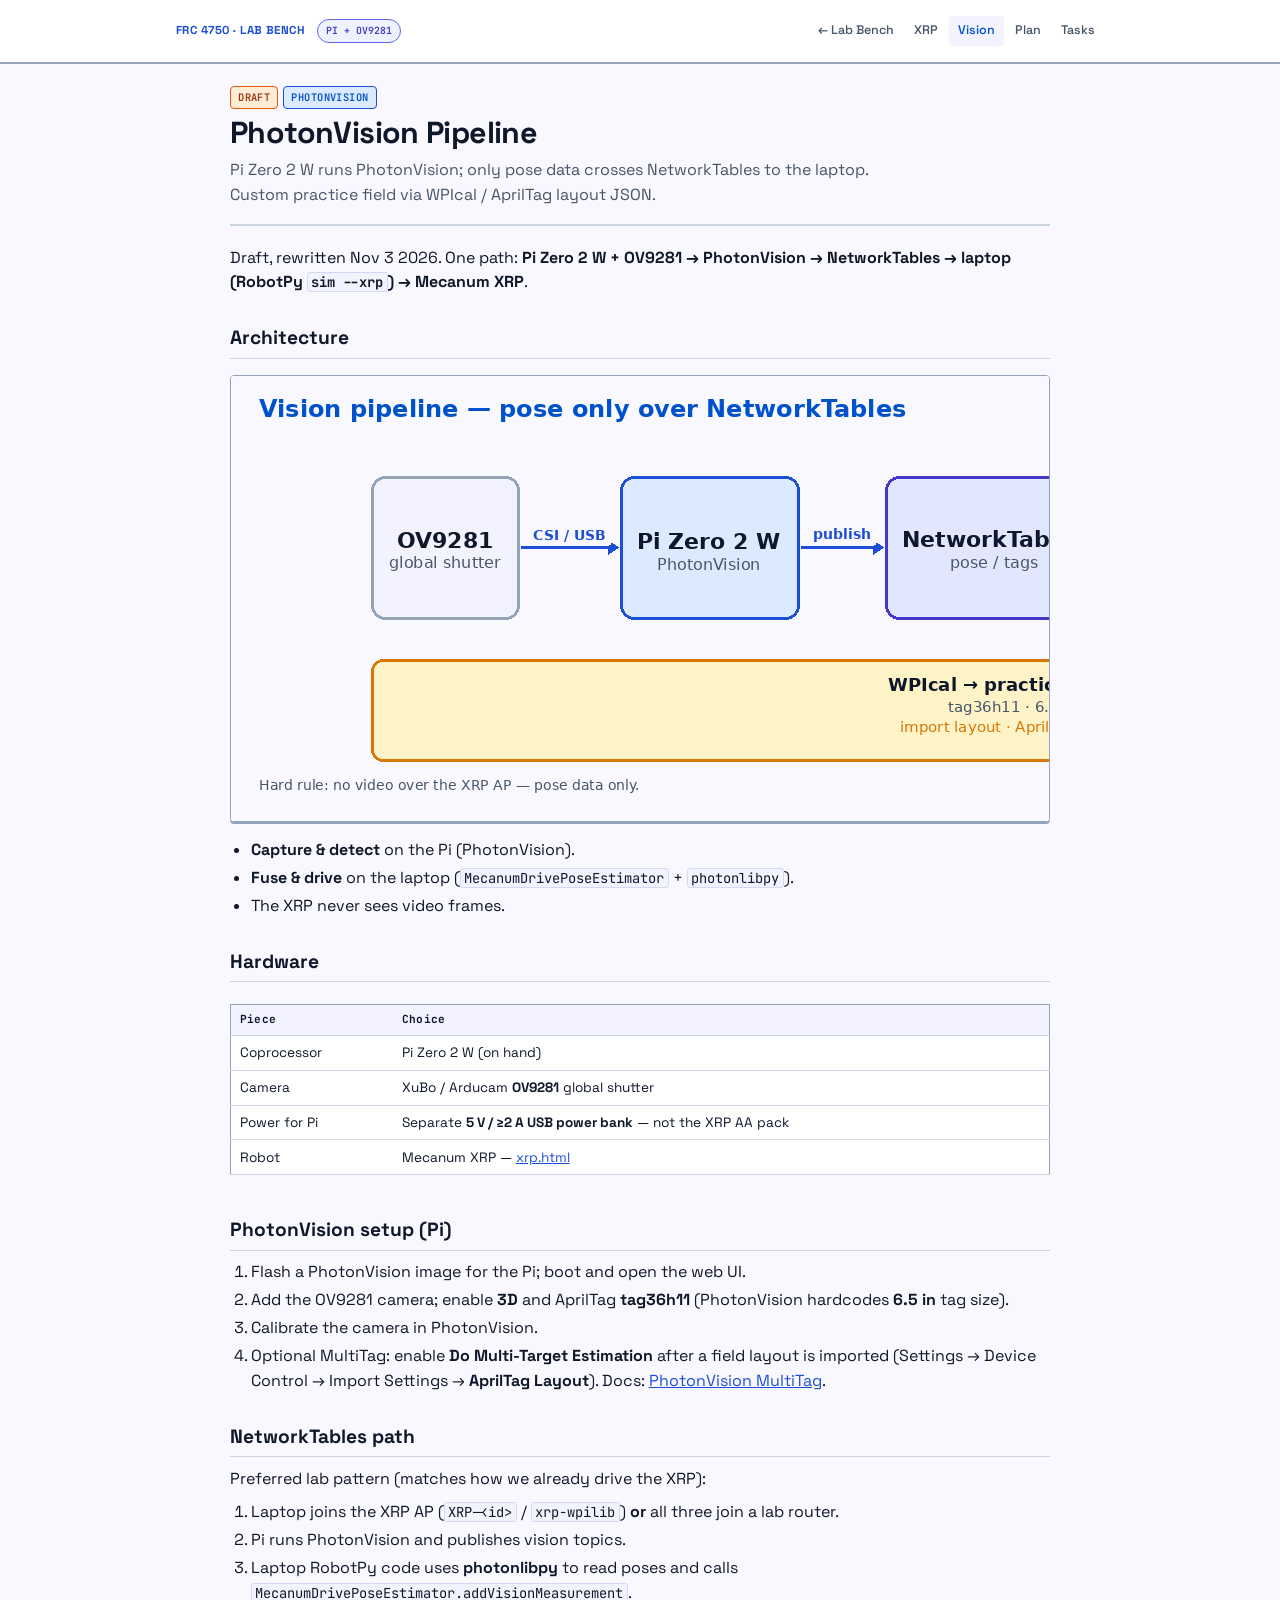
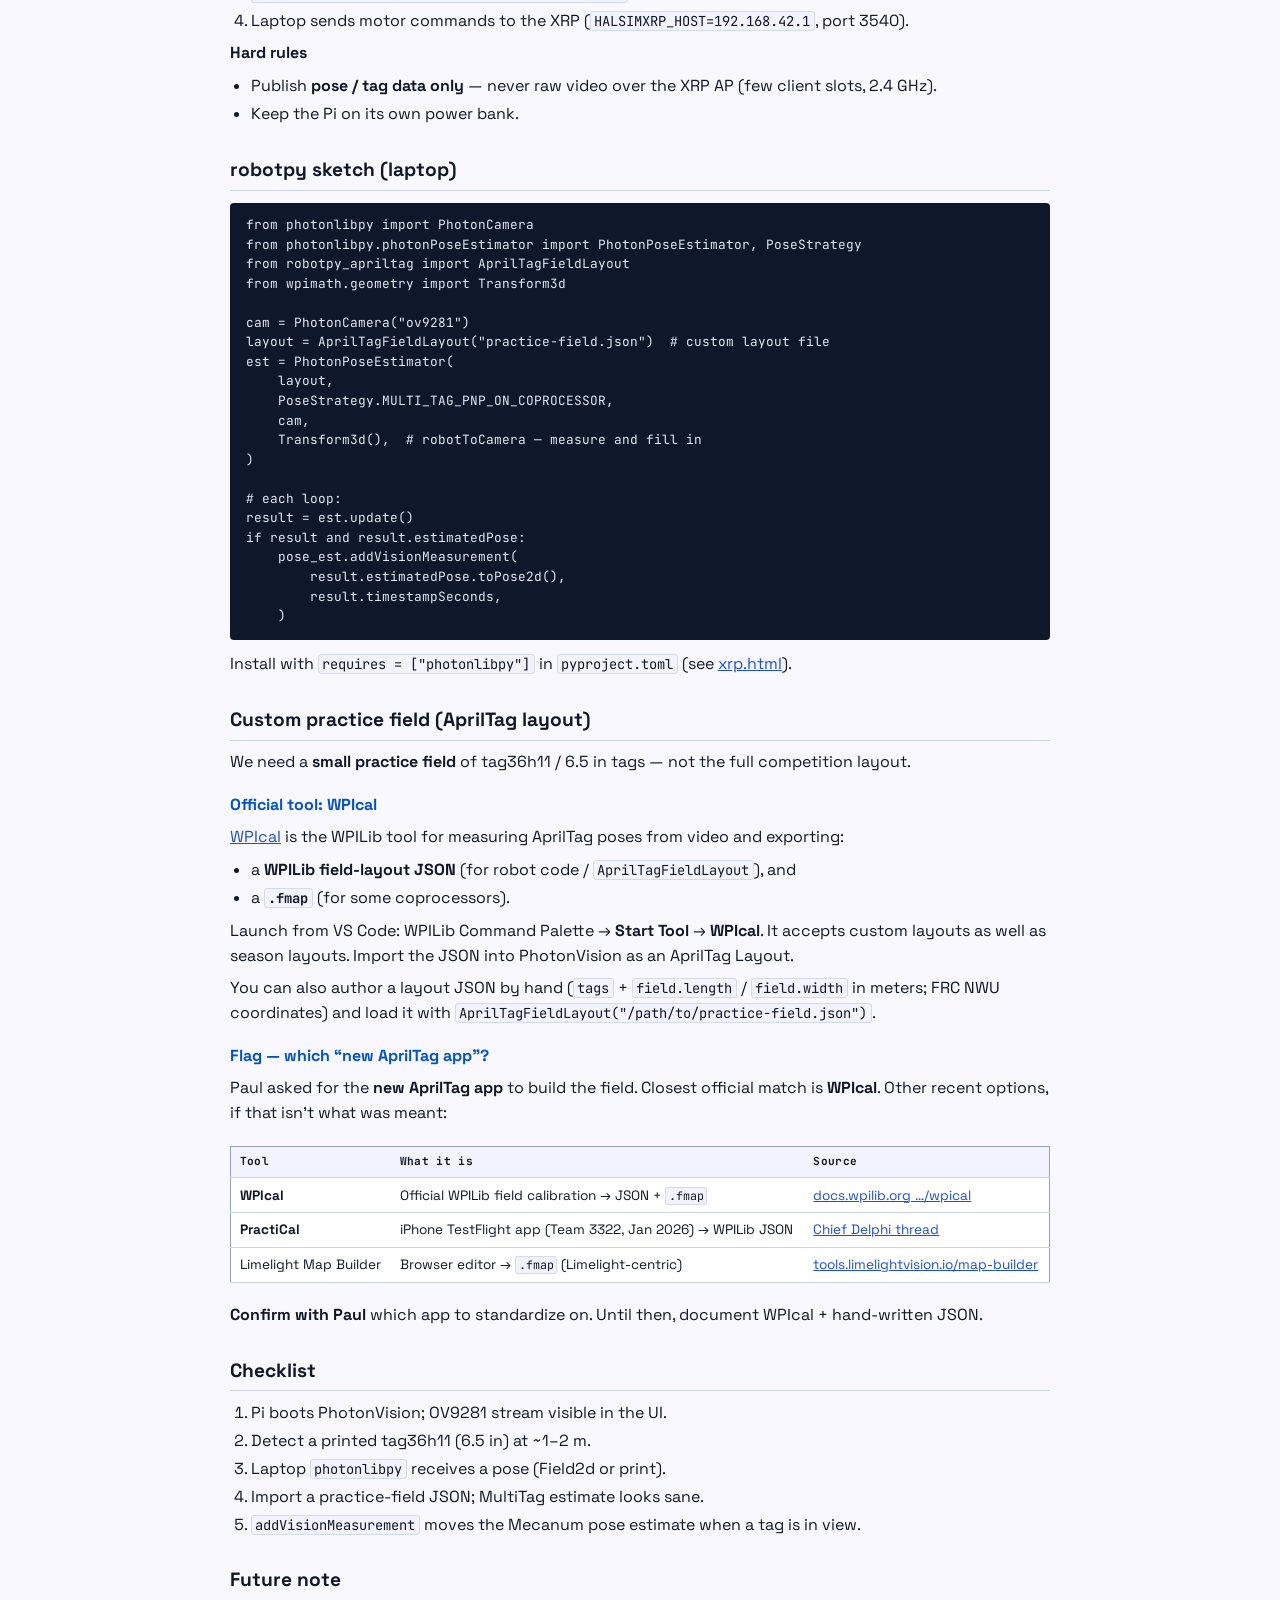
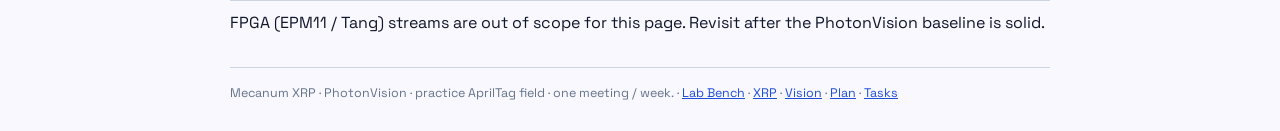
<file: docs/vision.html>
<!DOCTYPE html>
<html lang="en">
<head>
  <meta charset="UTF-8" />
  <meta name="viewport" content="width=device-width, initial-scale=1" />
  <title>PhotonVision Pipeline — Lab Bench</title>
  <link rel="preconnect" href="https://fonts.googleapis.com" />
  <link rel="preconnect" href="https://fonts.gstatic.com" crossorigin />
  <link href="https://fonts.googleapis.com/css2?family=JetBrains+Mono:wght@400;500;600;700&family=Space+Grotesk:wght@400;500;600;700&display=swap" rel="stylesheet" />
  <style>
:root {
      --canvas: #faf8ff;
      --surface: #ffffff;
      --tint: #f2f3ff;
      --dim: #d2d9f4;
      --border: #94a3b8;
      --border-soft: #cbd5e1;
      --text: #0f172a;
      --text-muted: #475569;
      --text-dim: #64748b;
      --primary: #1d4ed8;
      --primary-active: #0052cc;
      --cta: #ea580c;
      --cta-hover: #c2410c;
      --caution: #f59e0b;
      --caution-dark: #d97706;
      --pass: #10b981;
      --pass-dark: #059669;
      --standin: #6366f1;
      --standin-dark: #4338ca;
      --radius: 4px;
      --shadow: 0 2px 0 0 #94a3b8;
      --nav-h: 64px;
      --font: "Space Grotesk", -apple-system, BlinkMacSystemFont, "Segoe UI", sans-serif;
      --mono: "JetBrains Mono", "Fira Code", "SF Mono", Consolas, monospace;
    }
*,*::before,*::after{box-sizing:border-box;margin:0;padding:0}
html{scroll-behavior:smooth;scroll-padding-top:calc(var(--nav-h) + 16px)}
body{font-family:var(--font);background:var(--canvas);color:var(--text);line-height:1.55}
a{color:var(--primary)} a:hover{color:var(--primary-active)}
code{font-family:var(--mono);font-size:.86em;background:var(--tint);border:1px solid var(--dim);border-radius:3px;padding:0 .25em}
.topnav{position:sticky;top:0;z-index:200;height:var(--nav-h);background:#fff;border-bottom:2px solid var(--border)}
.topnav-inner{max-width:960px;margin:0 auto;height:100%;padding:0 1rem;display:flex;align-items:center;gap:.75rem}
.nav-brand{font-weight:700;font-size:.72rem;letter-spacing:.04em;color:var(--primary);white-space:nowrap}
.pill{font-family:var(--mono);font-size:.62rem;font-weight:600;padding:.2rem .5rem;border-radius:999px;border:1.5px solid var(--standin);background:#eef2ff;color:var(--standin-dark);white-space:nowrap}
.nav-links{display:flex;list-style:none;gap:.15rem;flex:1;justify-content:flex-end;overflow-x:auto}
.nav-links a{display:block;padding:.35rem .55rem;font-size:.78rem;font-weight:550;color:var(--text-muted);text-decoration:none;border-radius:var(--radius)}
.nav-links a:hover,.nav-links a.active{color:var(--primary-active);background:var(--tint)}
.wrap{max-width:860px;margin:0 auto;padding:1.25rem 1.25rem 3rem}
.hero{margin-bottom:1.25rem;padding-bottom:1rem;border-bottom:2px solid var(--border-soft)}
.hero h1{font-size:clamp(1.45rem,3.5vw,1.9rem);font-weight:700;letter-spacing:-.02em;line-height:1.2;margin:.4rem 0}
.hero-lead{color:var(--text-muted);max-width:65ch}
.badge{display:inline-flex;font-family:var(--mono);font-size:.65rem;font-weight:600;letter-spacing:.04em;padding:.15rem .45rem;border-radius:var(--radius);border:1.5px solid;margin-right:.3rem}
.badge-blue{background:#dbeafe;border-color:var(--primary);color:var(--primary-active)}
.badge-orange{background:#ffedd5;border-color:var(--cta);color:#9a3412}
.doc h2{font-size:1.2rem;font-weight:700;margin:1.75rem 0 .6rem;padding-bottom:.3rem;border-bottom:1px solid var(--border-soft)}
.doc h3{font-size:1rem;margin:1.1rem 0 .4rem;color:var(--primary-active)}
.doc p,.doc ul,.doc ol{margin:.5rem 0}
.doc ul,.doc ol{padding-left:1.3rem}
.doc li{margin:.2rem 0}
.doc hr{border:0;border-top:1px solid var(--border-soft);margin:1.25rem 0}
.doc table{width:100%;border-collapse:collapse;margin:.75rem 0;font-size:.85rem;background:var(--surface);border:1px solid var(--border)}
.doc th{background:var(--tint);text-align:left;font-family:var(--mono);font-size:.7rem;letter-spacing:.03em;border-bottom:1px solid var(--border)}
.doc th,.doc td{padding:.4rem .55rem;border-bottom:1px solid var(--border-soft);vertical-align:top}
.doc pre{background:#0f172a;color:#e2e8f0;border-radius:var(--radius);padding:.85rem 1rem;overflow-x:auto;margin:.75rem 0;font-size:.8rem;line-height:1.45}
.doc pre code{background:none;border:0;padding:0;color:inherit;font-size:1em}
.tbl{overflow-x:auto}
.doc figure,.doc p:has(> img){margin:1rem 0}
.doc img{display:block;max-width:100%;height:auto;border:1.5px solid var(--border);border-radius:var(--radius);background:var(--surface);box-shadow:var(--shadow)}
.doc figure.diagram{margin:1rem 0;overflow-x:auto;-webkit-overflow-scrolling:touch;border:1.5px solid var(--border);border-radius:var(--radius);background:var(--surface);box-shadow:var(--shadow)}
.doc figure.diagram img{max-width:none;width:auto;min-width:100%;height:auto;border:0;border-radius:0;box-shadow:none}
footer{font-size:.78rem;color:var(--text-dim);margin-top:2rem;padding-top:1rem;border-top:1px solid var(--border-soft)}
@media (max-width:700px){.nav-brand{display:none}}

  </style>
</head>
<body>
  <nav class="topnav" aria-label="Lab bench navigation">
    <div class="topnav-inner">
      <span class="nav-brand">FRC 4750 · LAB BENCH</span>
      <span class="pill">PI + OV9281</span>
      <ul class="nav-links"><li><a href="index.html">← Lab Bench</a></li><li><a href="xrp.html">XRP</a></li><li><a href="vision.html" class="active">Vision</a></li><li><a href="roadmap.html">Plan</a></li><li><a href="tasks.html">Tasks</a></li></ul>
    </div>
  </nav>
  <div class="wrap">
    <header class="hero">
      <div><span class="badge badge-orange">DRAFT</span><span class="badge badge-blue">PHOTONVISION</span></div>
      <h1>PhotonVision Pipeline</h1>
      <p class="hero-lead">Pi Zero 2 W runs PhotonVision; only pose data crosses NetworkTables to the laptop. Custom practice field via WPIcal / AprilTag layout JSON.</p>
    </header>
    <main class="doc">
<p>Draft, rewritten Nov 3 2026. One path: <strong>Pi Zero 2 W + OV9281 → PhotonVision → NetworkTables → laptop (RobotPy <code>sim --xrp</code>) → Mecanum XRP</strong>.</p>
<h2 id="architecture">Architecture</h2>
<figure class="diagram"><img alt="Vision pipeline: OV9281 → PhotonVision → NetworkTables → laptop → Mecanum XRP, with WPIcal field JSON feeding PhotonVision and the estimator" src="diagrams/diagram-vision-pipeline.png" width="1488" height="445" /></figure>
<ul>
<li><strong>Capture &amp; detect</strong> on the Pi (PhotonVision).</li>
<li><strong>Fuse &amp; drive</strong> on the laptop (<code>MecanumDrivePoseEstimator</code> + <code>photonlibpy</code>).</li>
<li>The XRP never sees video frames.</li>
</ul>
<h2 id="hardware">Hardware</h2>
<div class="tbl"><table>
<thead>
<tr>
<th>Piece</th>
<th>Choice</th>
</tr>
</thead>
<tbody>
<tr>
<td>Coprocessor</td>
<td>Pi Zero 2 W (on hand)</td>
</tr>
<tr>
<td>Camera</td>
<td>XuBo / Arducam <strong>OV9281</strong> global shutter</td>
</tr>
<tr>
<td>Power for Pi</td>
<td>Separate <strong>5 V / ≥2 A USB power bank</strong> — not the XRP AA pack</td>
</tr>
<tr>
<td>Robot</td>
<td>Mecanum XRP — <a href="xrp.html">xrp.html</a></td>
</tr>
</tbody>
</table></div>
<h2 id="photonvision-setup-pi">PhotonVision setup (Pi)</h2>
<ol>
<li>Flash a PhotonVision image for the Pi; boot and open the web UI.</li>
<li>Add the OV9281 camera; enable <strong>3D</strong> and AprilTag <strong>tag36h11</strong> (PhotonVision hardcodes <strong>6.5 in</strong> tag size).</li>
<li>Calibrate the camera in PhotonVision.</li>
<li>Optional MultiTag: enable <strong>Do Multi-Target Estimation</strong> after a field layout is imported (Settings → Device Control → Import Settings → <strong>AprilTag Layout</strong>). Docs: <a href="https://docs.photonvision.org/en/latest/docs/apriltag-pipelines/multitag.html">PhotonVision MultiTag</a>.</li>
</ol>
<h2 id="networktables-path">NetworkTables path</h2>
<p>Preferred lab pattern (matches how we already drive the XRP):</p>
<ol>
<li>Laptop joins the XRP AP (<code>XRP-&lt;id&gt;</code> / <code>xrp-wpilib</code>) <strong>or</strong> all three join a lab router.</li>
<li>Pi runs PhotonVision and publishes vision topics.</li>
<li>Laptop RobotPy code uses <strong>photonlibpy</strong> to read poses and calls <code>MecanumDrivePoseEstimator.addVisionMeasurement</code>.</li>
<li>Laptop sends motor commands to the XRP (<code>HALSIMXRP_HOST=192.168.42.1</code>, port 3540).</li>
</ol>
<p><strong>Hard rules</strong></p>
<ul>
<li>Publish <strong>pose / tag data only</strong> — never raw video over the XRP AP (few client slots, 2.4 GHz).</li>
<li>Keep the Pi on its own power bank.</li>
</ul>
<h2 id="robotpy-sketch-laptop">robotpy sketch (laptop)</h2>
<pre><code class="language-python">from photonlibpy import PhotonCamera
from photonlibpy.photonPoseEstimator import PhotonPoseEstimator, PoseStrategy
from robotpy_apriltag import AprilTagFieldLayout
from wpimath.geometry import Transform3d

cam = PhotonCamera(&quot;ov9281&quot;)
layout = AprilTagFieldLayout(&quot;practice-field.json&quot;)  # custom layout file
est = PhotonPoseEstimator(
    layout,
    PoseStrategy.MULTI_TAG_PNP_ON_COPROCESSOR,
    cam,
    Transform3d(),  # robotToCamera — measure and fill in
)

# each loop:
result = est.update()
if result and result.estimatedPose:
    pose_est.addVisionMeasurement(
        result.estimatedPose.toPose2d(),
        result.timestampSeconds,
    )
</code></pre>
<p>Install with <code>requires = ["photonlibpy"]</code> in <code>pyproject.toml</code> (see <a href="xrp.html">xrp.html</a>).</p>
<h2 id="custom-practice-field-apriltag-layout">Custom practice field (AprilTag layout)</h2>
<p>We need a <strong>small practice field</strong> of tag36h11 / 6.5 in tags — not the full competition layout.</p>
<h3>Official tool: WPIcal</h3>
<p><a href="https://docs.wpilib.org/en/stable/docs/software/wpilib-tools/wpical/index.html">WPIcal</a> is the WPILib tool for measuring AprilTag poses from video and exporting:</p>
<ul>
<li>a <strong>WPILib field-layout JSON</strong> (for robot code / <code>AprilTagFieldLayout</code>), and</li>
<li>a <strong><code>.fmap</code></strong> (for some coprocessors).</li>
</ul>
<p>Launch from VS Code: WPILib Command Palette → <strong>Start Tool</strong> → <strong>WPIcal</strong>. It accepts custom layouts as well as season layouts. Import the JSON into PhotonVision as an AprilTag Layout.</p>
<p>You can also author a layout JSON by hand (<code>tags</code> + <code>field.length</code> / <code>field.width</code> in meters; FRC NWU coordinates) and load it with <code>AprilTagFieldLayout("/path/to/practice-field.json")</code>.</p>
<h3>Flag — which “new AprilTag app”?</h3>
<p>Paul asked for the <strong>new AprilTag app</strong> to build the field. Closest official match is <strong>WPIcal</strong>. Other recent options, if that isn’t what was meant:</p>
<div class="tbl"><table>
<thead>
<tr>
<th>Tool</th>
<th>What it is</th>
<th>Source</th>
</tr>
</thead>
<tbody>
<tr>
<td><strong>WPIcal</strong></td>
<td>Official WPILib field calibration → JSON + <code>.fmap</code></td>
<td><a href="https://docs.wpilib.org/en/stable/docs/software/wpilib-tools/wpical/index.html">docs.wpilib.org …/wpical</a></td>
</tr>
<tr>
<td><strong>PractiCal</strong></td>
<td>iPhone TestFlight app (Team 3322, Jan 2026) → WPILib JSON</td>
<td><a href="https://www.chiefdelphi.com/t/introducing-practical-a-practical-alternative-to-wpical-for-practice-field-calibration/509776">Chief Delphi thread</a></td>
</tr>
<tr>
<td>Limelight Map Builder</td>
<td>Browser editor → <code>.fmap</code> (Limelight-centric)</td>
<td><a href="https://tools.limelightvision.io/map-builder">tools.limelightvision.io/map-builder</a></td>
</tr>
</tbody>
</table></div>
<p><strong>Confirm with Paul</strong> which app to standardize on. Until then, document WPIcal + hand-written JSON.</p>
<h2 id="checklist">Checklist</h2>
<ol>
<li>Pi boots PhotonVision; OV9281 stream visible in the UI.</li>
<li>Detect a printed tag36h11 (6.5 in) at ~1–2 m.</li>
<li>Laptop <code>photonlibpy</code> receives a pose (Field2d or print).</li>
<li>Import a practice-field JSON; MultiTag estimate looks sane.</li>
<li><code>addVisionMeasurement</code> moves the Mecanum pose estimate when a tag is in view.</li>
</ol>
<h2 id="future-note">Future note</h2>
<p>FPGA (EPM11 / Tang) streams are out of scope for this page. Revisit after the PhotonVision baseline is solid.</p>
    </main>
    <footer>
      Mecanum XRP · PhotonVision · practice AprilTag field · one meeting / week.
      · <a href="index.html">Lab Bench</a>
      · <a href="xrp.html">XRP</a>
      · <a href="vision.html">Vision</a>
      · <a href="roadmap.html">Plan</a>
      · <a href="tasks.html">Tasks</a>
    </footer>
  </div>
</body>
</html>
</file>
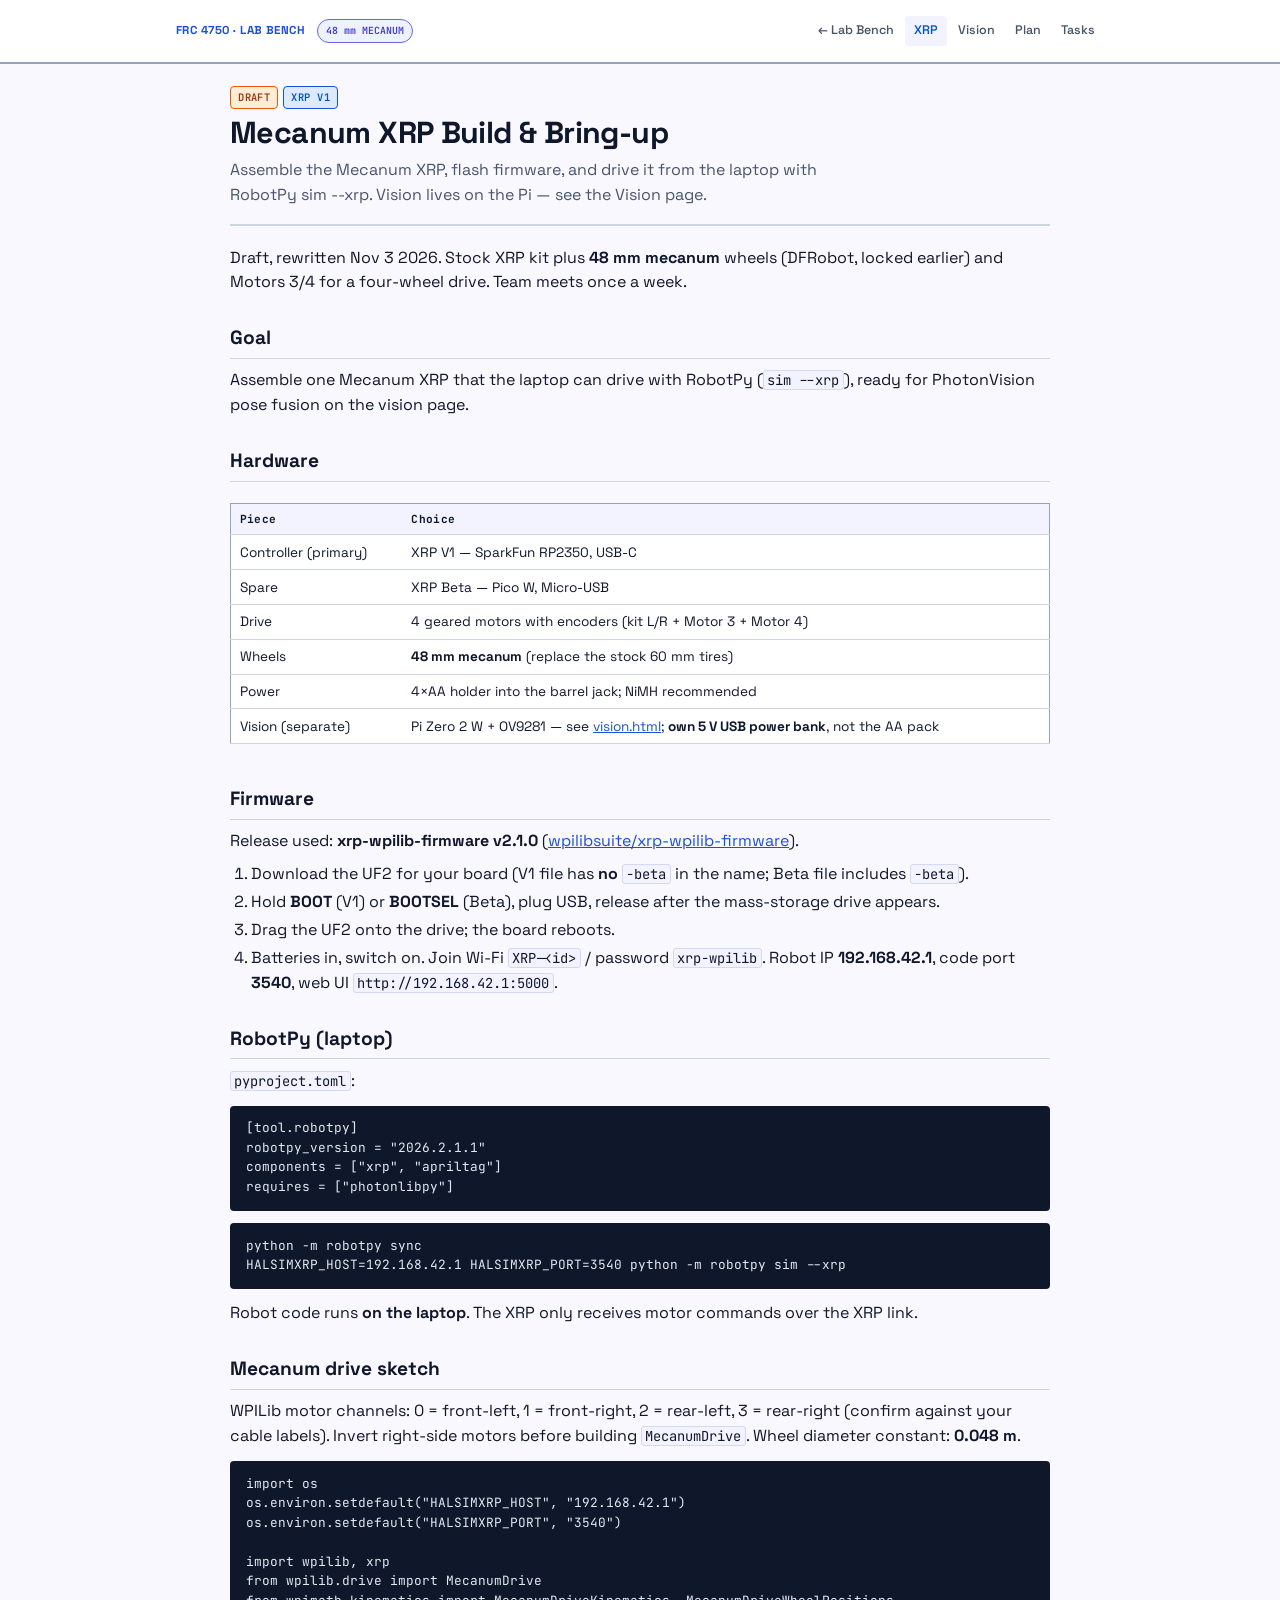
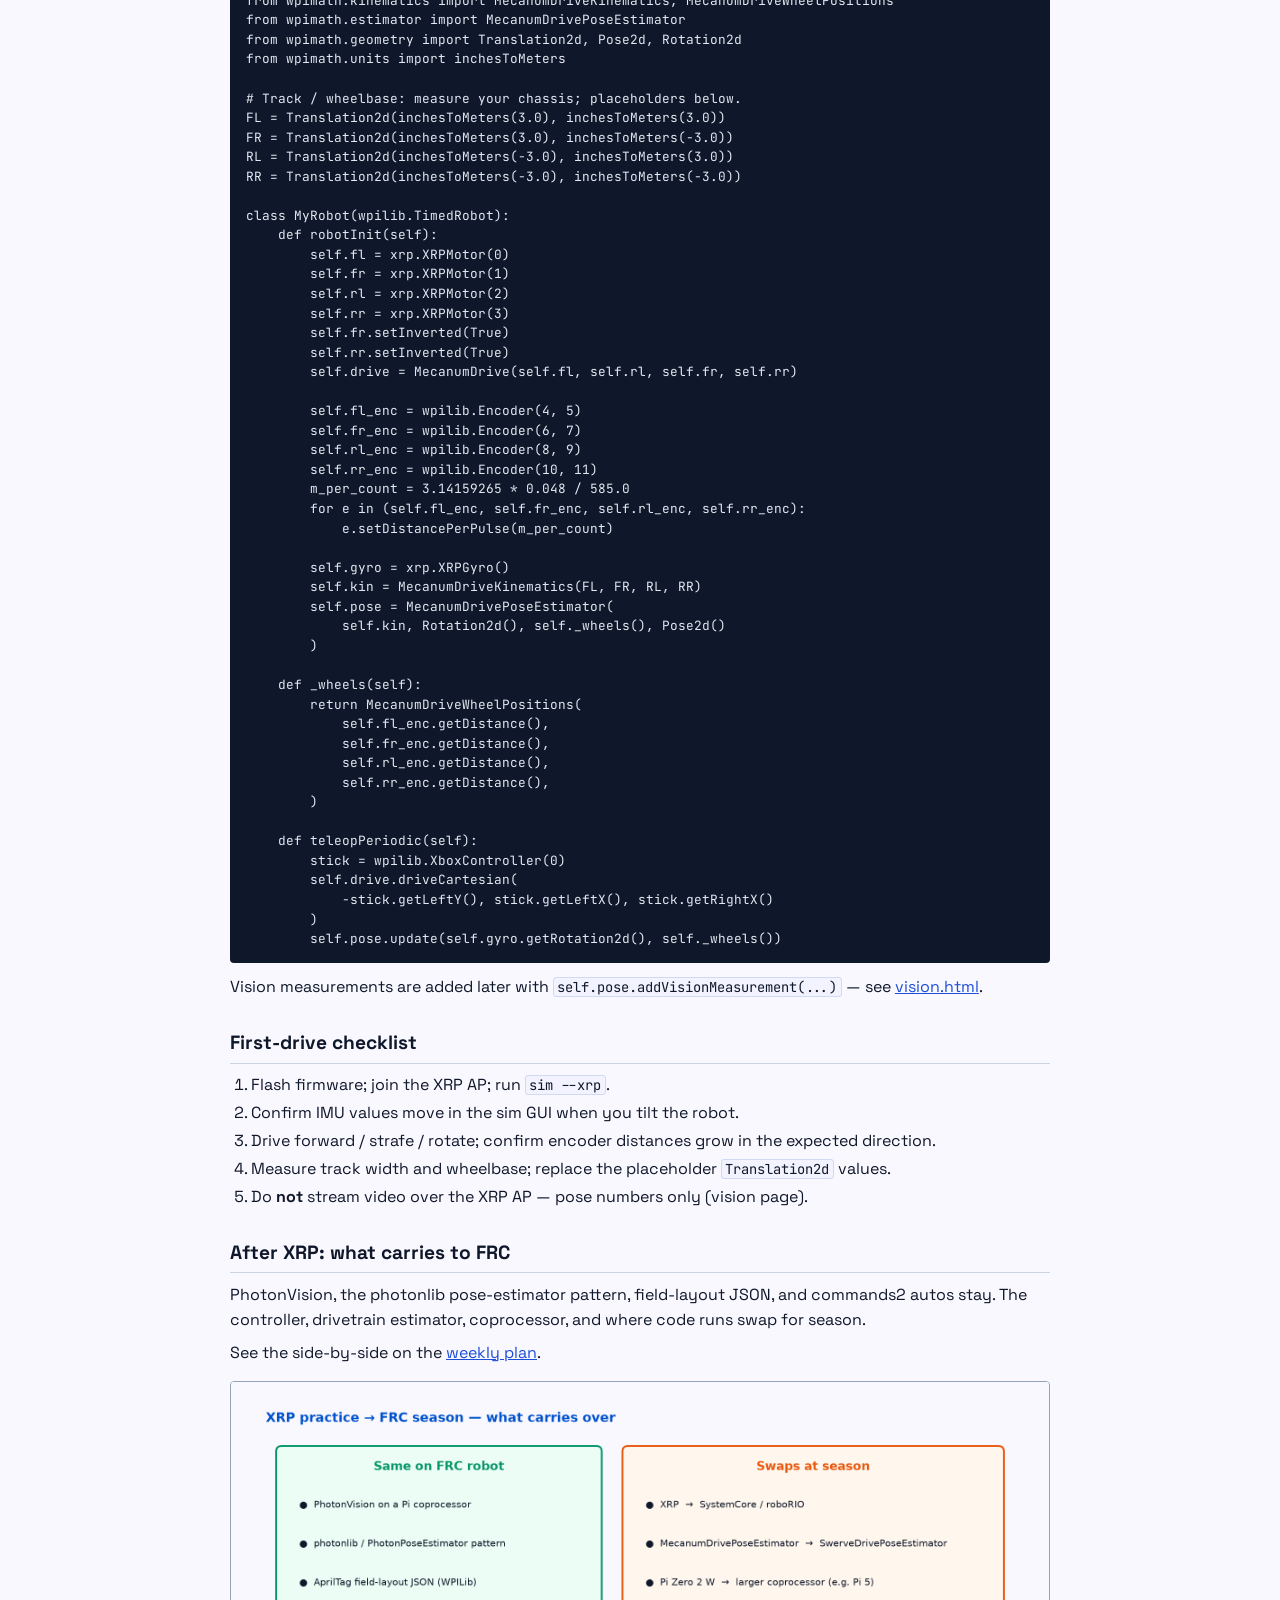
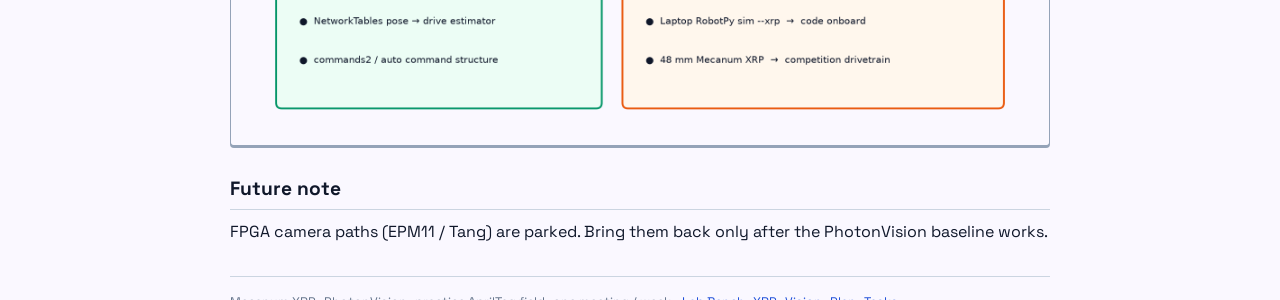
<file: docs/xrp.html>
<!DOCTYPE html>
<html lang="en">
<head>
  <meta charset="UTF-8" />
  <meta name="viewport" content="width=device-width, initial-scale=1" />
  <title>Mecanum XRP Build &amp; Bring-up — Lab Bench</title>
  <link rel="preconnect" href="https://fonts.googleapis.com" />
  <link rel="preconnect" href="https://fonts.gstatic.com" crossorigin />
  <link href="https://fonts.googleapis.com/css2?family=JetBrains+Mono:wght@400;500;600;700&family=Space+Grotesk:wght@400;500;600;700&display=swap" rel="stylesheet" />
  <style>
:root {
      --canvas: #faf8ff;
      --surface: #ffffff;
      --tint: #f2f3ff;
      --dim: #d2d9f4;
      --border: #94a3b8;
      --border-soft: #cbd5e1;
      --text: #0f172a;
      --text-muted: #475569;
      --text-dim: #64748b;
      --primary: #1d4ed8;
      --primary-active: #0052cc;
      --cta: #ea580c;
      --cta-hover: #c2410c;
      --caution: #f59e0b;
      --caution-dark: #d97706;
      --pass: #10b981;
      --pass-dark: #059669;
      --standin: #6366f1;
      --standin-dark: #4338ca;
      --radius: 4px;
      --shadow: 0 2px 0 0 #94a3b8;
      --nav-h: 64px;
      --font: "Space Grotesk", -apple-system, BlinkMacSystemFont, "Segoe UI", sans-serif;
      --mono: "JetBrains Mono", "Fira Code", "SF Mono", Consolas, monospace;
    }
*,*::before,*::after{box-sizing:border-box;margin:0;padding:0}
html{scroll-behavior:smooth;scroll-padding-top:calc(var(--nav-h) + 16px)}
body{font-family:var(--font);background:var(--canvas);color:var(--text);line-height:1.55}
a{color:var(--primary)} a:hover{color:var(--primary-active)}
code{font-family:var(--mono);font-size:.86em;background:var(--tint);border:1px solid var(--dim);border-radius:3px;padding:0 .25em}
.topnav{position:sticky;top:0;z-index:200;height:var(--nav-h);background:#fff;border-bottom:2px solid var(--border)}
.topnav-inner{max-width:960px;margin:0 auto;height:100%;padding:0 1rem;display:flex;align-items:center;gap:.75rem}
.nav-brand{font-weight:700;font-size:.72rem;letter-spacing:.04em;color:var(--primary);white-space:nowrap}
.pill{font-family:var(--mono);font-size:.62rem;font-weight:600;padding:.2rem .5rem;border-radius:999px;border:1.5px solid var(--standin);background:#eef2ff;color:var(--standin-dark);white-space:nowrap}
.nav-links{display:flex;list-style:none;gap:.15rem;flex:1;justify-content:flex-end;overflow-x:auto}
.nav-links a{display:block;padding:.35rem .55rem;font-size:.78rem;font-weight:550;color:var(--text-muted);text-decoration:none;border-radius:var(--radius)}
.nav-links a:hover,.nav-links a.active{color:var(--primary-active);background:var(--tint)}
.wrap{max-width:860px;margin:0 auto;padding:1.25rem 1.25rem 3rem}
.hero{margin-bottom:1.25rem;padding-bottom:1rem;border-bottom:2px solid var(--border-soft)}
.hero h1{font-size:clamp(1.45rem,3.5vw,1.9rem);font-weight:700;letter-spacing:-.02em;line-height:1.2;margin:.4rem 0}
.hero-lead{color:var(--text-muted);max-width:65ch}
.badge{display:inline-flex;font-family:var(--mono);font-size:.65rem;font-weight:600;letter-spacing:.04em;padding:.15rem .45rem;border-radius:var(--radius);border:1.5px solid;margin-right:.3rem}
.badge-blue{background:#dbeafe;border-color:var(--primary);color:var(--primary-active)}
.badge-orange{background:#ffedd5;border-color:var(--cta);color:#9a3412}
.doc h2{font-size:1.2rem;font-weight:700;margin:1.75rem 0 .6rem;padding-bottom:.3rem;border-bottom:1px solid var(--border-soft)}
.doc h3{font-size:1rem;margin:1.1rem 0 .4rem;color:var(--primary-active)}
.doc p,.doc ul,.doc ol{margin:.5rem 0}
.doc ul,.doc ol{padding-left:1.3rem}
.doc li{margin:.2rem 0}
.doc hr{border:0;border-top:1px solid var(--border-soft);margin:1.25rem 0}
.doc table{width:100%;border-collapse:collapse;margin:.75rem 0;font-size:.85rem;background:var(--surface);border:1px solid var(--border)}
.doc th{background:var(--tint);text-align:left;font-family:var(--mono);font-size:.7rem;letter-spacing:.03em;border-bottom:1px solid var(--border)}
.doc th,.doc td{padding:.4rem .55rem;border-bottom:1px solid var(--border-soft);vertical-align:top}
.doc pre{background:#0f172a;color:#e2e8f0;border-radius:var(--radius);padding:.85rem 1rem;overflow-x:auto;margin:.75rem 0;font-size:.8rem;line-height:1.45}
.doc pre code{background:none;border:0;padding:0;color:inherit;font-size:1em}
.tbl{overflow-x:auto}
.doc figure,.doc p:has(> img){margin:1rem 0}
.doc img{display:block;max-width:100%;height:auto;border:1.5px solid var(--border);border-radius:var(--radius);background:var(--surface);box-shadow:var(--shadow)}
footer{font-size:.78rem;color:var(--text-dim);margin-top:2rem;padding-top:1rem;border-top:1px solid var(--border-soft)}
@media (max-width:700px){.nav-brand{display:none}}

  </style>
</head>
<body>
  <nav class="topnav" aria-label="Lab bench navigation">
    <div class="topnav-inner">
      <span class="nav-brand">FRC 4750 · LAB BENCH</span>
      <span class="pill">48 mm MECANUM</span>
      <ul class="nav-links"><li><a href="index.html">← Lab Bench</a></li><li><a href="xrp.html" class="active">XRP</a></li><li><a href="vision.html">Vision</a></li><li><a href="roadmap.html">Plan</a></li><li><a href="tasks.html">Tasks</a></li></ul>
    </div>
  </nav>
  <div class="wrap">
    <header class="hero">
      <div><span class="badge badge-orange">DRAFT</span><span class="badge badge-blue">XRP V1</span></div>
      <h1>Mecanum XRP Build &amp; Bring-up</h1>
      <p class="hero-lead">Assemble the Mecanum XRP, flash firmware, and drive it from the laptop with RobotPy sim --xrp. Vision lives on the Pi — see the Vision page.</p>
    </header>
    <main class="doc">
<p>Draft, rewritten Nov 3 2026. Stock XRP kit plus <strong>48 mm mecanum</strong> wheels (DFRobot, locked earlier) and Motors 3/4 for a four-wheel drive. Team meets once a week.</p>
<h2 id="goal">Goal</h2>
<p>Assemble one Mecanum XRP that the laptop can drive with RobotPy (<code>sim --xrp</code>), ready for PhotonVision pose fusion on the vision page.</p>
<h2 id="hardware">Hardware</h2>
<div class="tbl"><table>
<thead>
<tr>
<th>Piece</th>
<th>Choice</th>
</tr>
</thead>
<tbody>
<tr>
<td>Controller (primary)</td>
<td>XRP V1 — SparkFun RP2350, USB-C</td>
</tr>
<tr>
<td>Spare</td>
<td>XRP Beta — Pico W, Micro-USB</td>
</tr>
<tr>
<td>Drive</td>
<td>4 geared motors with encoders (kit L/R + Motor 3 + Motor 4)</td>
</tr>
<tr>
<td>Wheels</td>
<td><strong>48 mm mecanum</strong> (replace the stock 60 mm tires)</td>
</tr>
<tr>
<td>Power</td>
<td>4×AA holder into the barrel jack; NiMH recommended</td>
</tr>
<tr>
<td>Vision (separate)</td>
<td>Pi Zero 2 W + OV9281 — see <a href="vision.html">vision.html</a>; <strong>own 5 V USB power bank</strong>, not the AA pack</td>
</tr>
</tbody>
</table></div>
<h2 id="firmware">Firmware</h2>
<p>Release used: <strong>xrp-wpilib-firmware v2.1.0</strong> (<a href="https://github.com/wpilibsuite/xrp-wpilib-firmware/releases">wpilibsuite/xrp-wpilib-firmware</a>).</p>
<ol>
<li>Download the UF2 for your board (V1 file has <strong>no</strong> <code>-beta</code> in the name; Beta file includes <code>-beta</code>).</li>
<li>Hold <strong>BOOT</strong> (V1) or <strong>BOOTSEL</strong> (Beta), plug USB, release after the mass-storage drive appears.</li>
<li>Drag the UF2 onto the drive; the board reboots.</li>
<li>Batteries in, switch on. Join Wi-Fi <code>XRP-&lt;id&gt;</code> / password <code>xrp-wpilib</code>. Robot IP <strong>192.168.42.1</strong>, code port <strong>3540</strong>, web UI <code>http://192.168.42.1:5000</code>.</li>
</ol>
<h2 id="robotpy-laptop">RobotPy (laptop)</h2>
<p><code>pyproject.toml</code>:</p>
<pre><code class="language-toml">[tool.robotpy]
robotpy_version = &quot;2026.2.1.1&quot;
components = [&quot;xrp&quot;, &quot;apriltag&quot;]
requires = [&quot;photonlibpy&quot;]
</code></pre>
<pre><code>python -m robotpy sync
HALSIMXRP_HOST=192.168.42.1 HALSIMXRP_PORT=3540 python -m robotpy sim --xrp
</code></pre>
<p>Robot code runs <strong>on the laptop</strong>. The XRP only receives motor commands over the XRP link.</p>
<h2 id="mecanum-drive-sketch">Mecanum drive sketch</h2>
<p>WPILib motor channels: 0 = front-left, 1 = front-right, 2 = rear-left, 3 = rear-right (confirm against your cable labels). Invert right-side motors before building <code>MecanumDrive</code>. Wheel diameter constant: <strong>0.048 m</strong>.</p>
<pre><code class="language-python">import os
os.environ.setdefault(&quot;HALSIMXRP_HOST&quot;, &quot;192.168.42.1&quot;)
os.environ.setdefault(&quot;HALSIMXRP_PORT&quot;, &quot;3540&quot;)

import wpilib, xrp
from wpilib.drive import MecanumDrive
from wpimath.kinematics import MecanumDriveKinematics, MecanumDriveWheelPositions
from wpimath.estimator import MecanumDrivePoseEstimator
from wpimath.geometry import Translation2d, Pose2d, Rotation2d
from wpimath.units import inchesToMeters

# Track / wheelbase: measure your chassis; placeholders below.
FL = Translation2d(inchesToMeters(3.0), inchesToMeters(3.0))
FR = Translation2d(inchesToMeters(3.0), inchesToMeters(-3.0))
RL = Translation2d(inchesToMeters(-3.0), inchesToMeters(3.0))
RR = Translation2d(inchesToMeters(-3.0), inchesToMeters(-3.0))

class MyRobot(wpilib.TimedRobot):
    def robotInit(self):
        self.fl = xrp.XRPMotor(0)
        self.fr = xrp.XRPMotor(1)
        self.rl = xrp.XRPMotor(2)
        self.rr = xrp.XRPMotor(3)
        self.fr.setInverted(True)
        self.rr.setInverted(True)
        self.drive = MecanumDrive(self.fl, self.rl, self.fr, self.rr)

        self.fl_enc = wpilib.Encoder(4, 5)
        self.fr_enc = wpilib.Encoder(6, 7)
        self.rl_enc = wpilib.Encoder(8, 9)
        self.rr_enc = wpilib.Encoder(10, 11)
        m_per_count = 3.14159265 * 0.048 / 585.0
        for e in (self.fl_enc, self.fr_enc, self.rl_enc, self.rr_enc):
            e.setDistancePerPulse(m_per_count)

        self.gyro = xrp.XRPGyro()
        self.kin = MecanumDriveKinematics(FL, FR, RL, RR)
        self.pose = MecanumDrivePoseEstimator(
            self.kin, Rotation2d(), self._wheels(), Pose2d()
        )

    def _wheels(self):
        return MecanumDriveWheelPositions(
            self.fl_enc.getDistance(),
            self.fr_enc.getDistance(),
            self.rl_enc.getDistance(),
            self.rr_enc.getDistance(),
        )

    def teleopPeriodic(self):
        stick = wpilib.XboxController(0)
        self.drive.driveCartesian(
            -stick.getLeftY(), stick.getLeftX(), stick.getRightX()
        )
        self.pose.update(self.gyro.getRotation2d(), self._wheels())
</code></pre>
<p>Vision measurements are added later with <code>self.pose.addVisionMeasurement(...)</code> — see <a href="vision.html">vision.html</a>.</p>
<h2 id="first-drive-checklist">First-drive checklist</h2>
<ol>
<li>Flash firmware; join the XRP AP; run <code>sim --xrp</code>.</li>
<li>Confirm IMU values move in the sim GUI when you tilt the robot.</li>
<li>Drive forward / strafe / rotate; confirm encoder distances grow in the expected direction.</li>
<li>Measure track width and wheelbase; replace the placeholder <code>Translation2d</code> values.</li>
<li>Do <strong>not</strong> stream video over the XRP AP — pose numbers only (vision page).</li>
</ol>
<h2 id="after-xrp-what-carries-to-frc">After XRP: what carries to FRC</h2>
<p>PhotonVision, the photonlib pose-estimator pattern, field-layout JSON, and commands2 autos stay. The controller, drivetrain estimator, coprocessor, and where code runs swap for season.</p>
<p>See the side-by-side on the <a href="roadmap.html#xrp-frc-translation">weekly plan</a>.</p>
<p><img alt="Teaser: XRP practice skills that carry to FRC" src="diagrams/diagram-xrp-to-frc.png" /></p>
<h2 id="future-note">Future note</h2>
<p>FPGA camera paths (EPM11 / Tang) are parked. Bring them back only after the PhotonVision baseline works.</p>
    </main>
    <footer>
      Mecanum XRP · PhotonVision · practice AprilTag field · one meeting / week.
      · <a href="index.html">Lab Bench</a>
      · <a href="xrp.html">XRP</a>
      · <a href="vision.html">Vision</a>
      · <a href="roadmap.html">Plan</a>
      · <a href="tasks.html">Tasks</a>
    </footer>
  </div>
</body>
</html>
</file>
